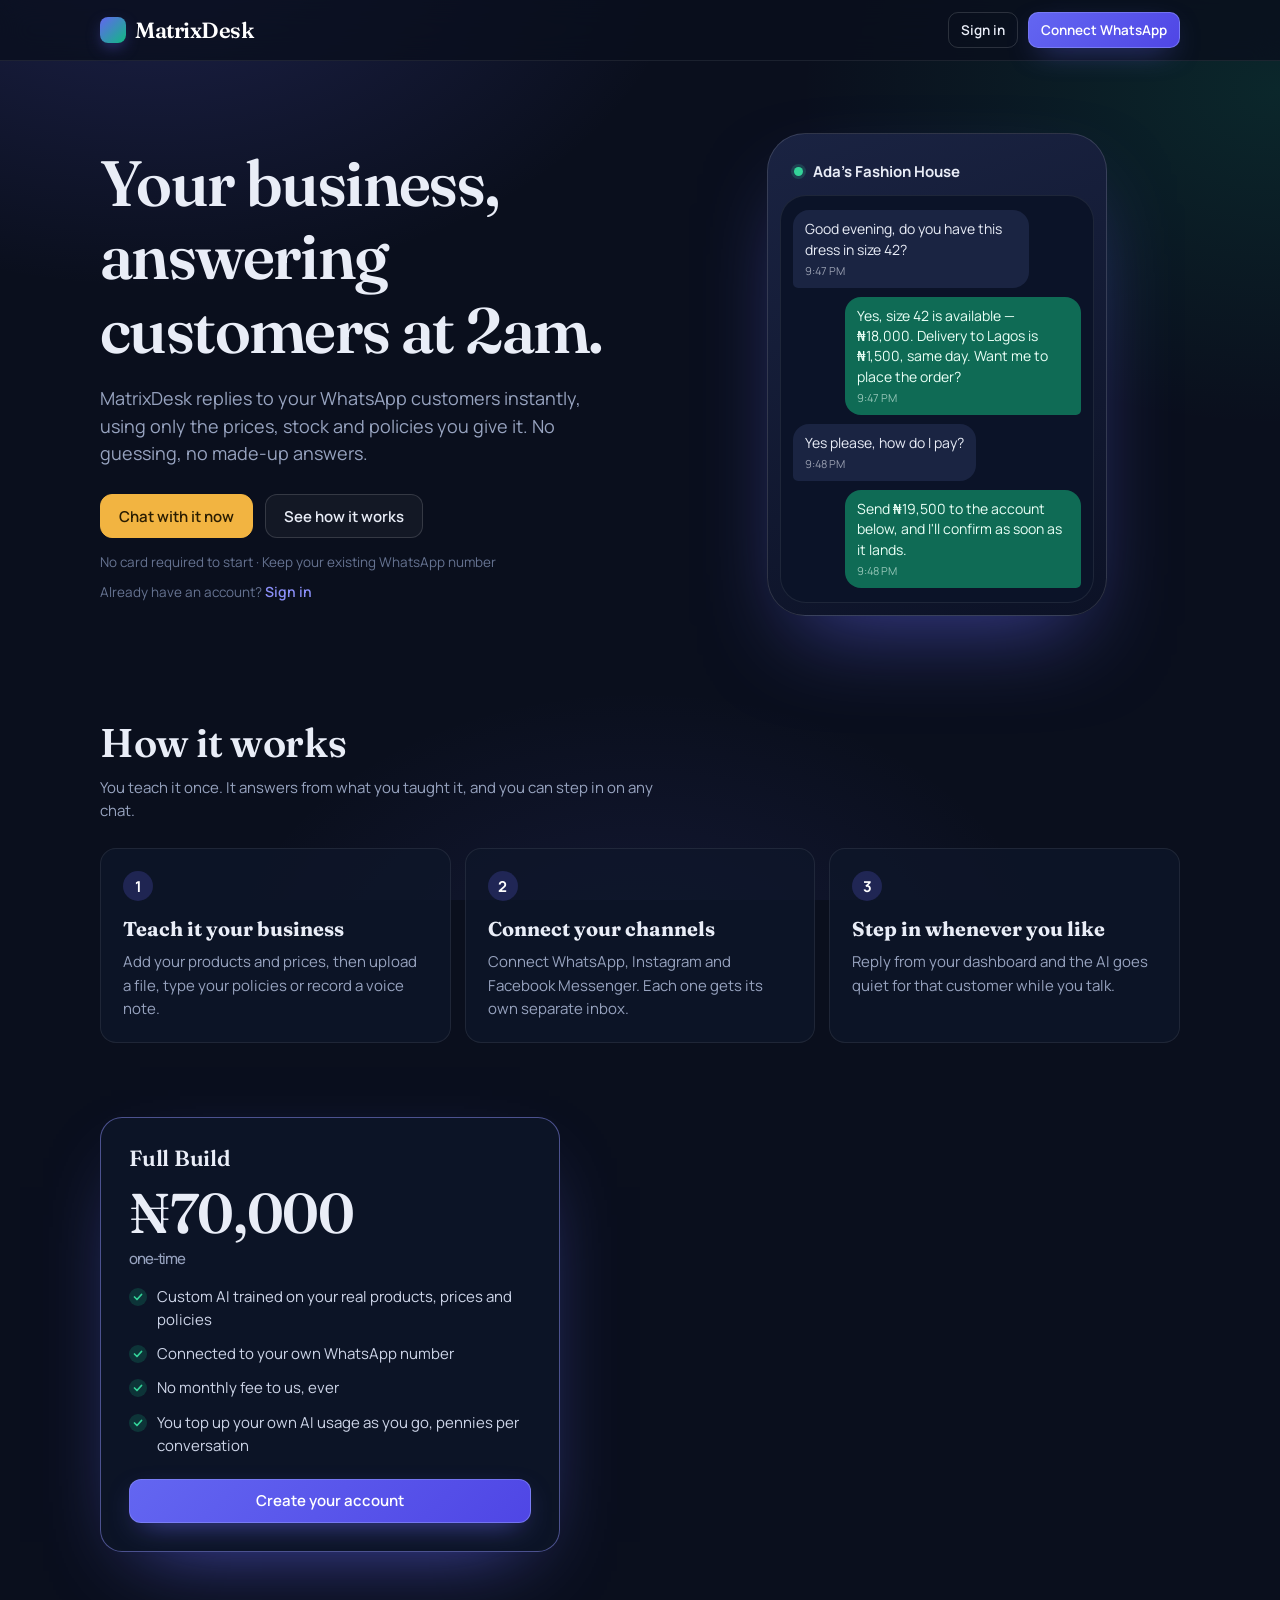
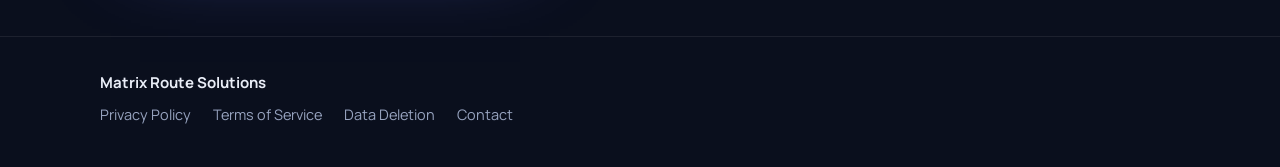
<file: index.html>
<!DOCTYPE html>
<html lang="en">
<head>
<meta charset="utf-8">
<meta name="facebook-domain-verification" content="4nfdcfg54kvpaseqf87teqm4fy8ehw" />
<meta name="viewport" content="width=device-width, initial-scale=1, viewport-fit=cover">
<meta name="theme-color" content="#0a0f1d">
<title>MatrixDesk</title>
<meta name="description" content="MatrixDesk answers your WhatsApp, Instagram and Messenger customers instantly, using only the prices, stock and policies you give it.">
<link rel="preconnect" href="https://fonts.googleapis.com">
<link rel="preconnect" href="https://fonts.gstatic.com" crossorigin>
<link href="https://fonts.googleapis.com/css2?family=Fraunces:opsz,wght@9..144,500;9..144,600&family=Manrope:wght@400;500;600;700&display=swap" rel="stylesheet">
<style>
:root{
  --bg:#0a0f1d; --bg2:#0e1527; --glass:rgba(15,23,42,.72); --glass2:rgba(22,31,54,.82);
  --line:rgba(255,255,255,.08); --line2:rgba(255,255,255,.14);
  --text:#e9edf7; --mute:#97a3bf; --dim:#667391;
  --indigo:#6366f1; --indigo2:#8b8ff8; --emerald:#10b981; --emerald2:#34d399;
  --amber:#f2b441; --rose:#fb7185; --blue:#60a5fa; --violet:#c084fc;
  --wa:#34d399; --ig:#c084fc; --fb:#60a5fa;
  --r:16px; --r2:12px; --r3:999px;
  --display:'Fraunces',Georgia,'Times New Roman',serif;
  --ui:'Manrope',system-ui,-apple-system,'Segoe UI',Roboto,Arial,sans-serif;
  --safe-b:env(safe-area-inset-bottom,0px);
}
*{box-sizing:border-box;margin:0;padding:0}
html{-webkit-text-size-adjust:100%;scroll-behavior:smooth}
body{font-family:var(--ui);font-size:15px;line-height:1.55;color:var(--text);background:var(--bg);min-height:100vh;min-height:100dvh;overflow-x:hidden;-webkit-font-smoothing:antialiased}
body::before{content:"";position:fixed;inset:0;z-index:-1;background:
  radial-gradient(900px 600px at 12% -8%,rgba(99,102,241,.22),transparent 60%),
  radial-gradient(800px 560px at 100% 10%,rgba(16,185,129,.14),transparent 60%),
  radial-gradient(700px 500px at 50% 110%,rgba(99,102,241,.12),transparent 60%),var(--bg)}
a{color:var(--indigo2);text-decoration:none}
a:hover{text-decoration:underline}
button,input,select,textarea{font:inherit;color:inherit}
button{cursor:pointer;background:none;border:0}
:focus-visible{outline:2px solid var(--indigo2);outline-offset:2px;border-radius:8px}
h1,h2,h3{font-family:var(--display);font-weight:600;letter-spacing:-.01em;line-height:1.15}
.hidden{display:none!important}
.sr{position:absolute;width:1px;height:1px;overflow:hidden;clip:rect(0 0 0 0)}
.muted{color:var(--mute)}.dim{color:var(--dim)}
.small{font-size:13px}.tiny{font-size:12px}
.row{display:flex;align-items:center;gap:10px}.row.wrap{flex-wrap:wrap}.between{justify-content:space-between}
.stack>*+*{margin-top:14px}
.grow{flex:1;min-width:0}
.ellipsis{white-space:nowrap;overflow:hidden;text-overflow:ellipsis}

/* ---------- surfaces ---------- */
.card{background:var(--glass);backdrop-filter:blur(12px);-webkit-backdrop-filter:blur(12px);border:1px solid var(--line);border-radius:var(--r);padding:20px}
.card.flat{padding:0;overflow:hidden}
.card h3{font-size:19px;margin-bottom:4px}
.card .sub{color:var(--mute);font-size:14px;margin-bottom:14px}
.card.accent{border-color:rgba(99,102,241,.35);box-shadow:0 0 0 1px rgba(99,102,241,.12),0 18px 50px -24px rgba(99,102,241,.5)}
.card.warn{border-color:rgba(242,180,65,.35);background:rgba(60,44,12,.35)}
.card.danger{border-color:rgba(251,113,133,.35)}
.grid{display:grid;gap:14px}
.grid.c2{grid-template-columns:repeat(2,minmax(0,1fr))}
.grid.c3{grid-template-columns:repeat(3,minmax(0,1fr))}
.grid.auto{grid-template-columns:repeat(auto-fill,minmax(230px,1fr))}
@media(max-width:720px){.grid.c2,.grid.c3{grid-template-columns:1fr}}

/* ---------- buttons, inputs ---------- */
.btn{display:inline-flex;align-items:center;justify-content:center;gap:8px;min-height:44px;padding:0 18px;border-radius:var(--r2);font-weight:600;font-size:15px;border:1px solid var(--line2);background:rgba(255,255,255,.04);transition:background .15s,transform .05s,border-color .15s;text-decoration:none!important;color:var(--text)}
.btn:hover{background:rgba(255,255,255,.08)}
.btn:active{transform:translateY(1px)}
.btn[disabled]{opacity:.5;cursor:not-allowed}
.btn.primary{background:linear-gradient(135deg,#6366f1,#4f46e5);border-color:rgba(139,143,248,.6);color:#fff;box-shadow:0 10px 30px -12px rgba(99,102,241,.8)}
.btn.primary:hover{background:linear-gradient(135deg,#7477f5,#5b52ec)}
.btn.good{background:linear-gradient(135deg,#10b981,#059669);border-color:rgba(52,211,153,.6);color:#04210f}
.btn.warn{background:var(--amber);border-color:var(--amber);color:#2a1d02}
.btn.ghost{background:transparent}
.btn.danger{color:var(--rose);border-color:rgba(251,113,133,.4)}
.btn.sm{min-height:36px;padding:0 12px;font-size:13.5px;border-radius:10px}
.btn.block{width:100%}
.spin{width:16px;height:16px;border-radius:50%;border:2px solid rgba(255,255,255,.25);border-top-color:#fff;animation:sp .7s linear infinite;display:inline-block}
@keyframes sp{to{transform:rotate(360deg)}}
label.f{display:block;font-size:13px;font-weight:600;color:var(--mute);margin-bottom:6px}
.inp,select.inp,textarea.inp{width:100%;min-height:46px;padding:11px 14px;border-radius:var(--r2);background:rgba(8,12,24,.65);border:1px solid var(--line2);color:var(--text);transition:border-color .15s,box-shadow .15s}
textarea.inp{min-height:110px;resize:vertical;line-height:1.5}
.inp::placeholder{color:var(--dim)}
.inp:focus{outline:none;border-color:var(--indigo2);box-shadow:0 0 0 3px rgba(99,102,241,.25)}
select.inp{appearance:none;background-image:linear-gradient(45deg,transparent 50%,var(--mute) 50%),linear-gradient(135deg,var(--mute) 50%,transparent 50%);background-position:calc(100% - 20px) 20px,calc(100% - 14px) 20px;background-size:6px 6px;background-repeat:no-repeat;padding-right:36px}
.field{margin-bottom:14px}
.hint{font-size:12.5px;color:var(--dim);margin-top:5px}
.err{color:var(--rose);font-size:13.5px;margin-top:8px}
.ok{color:var(--emerald2)}

.btn svg,.send svg,.back svg,.xbtn svg,.chip svg{width:19px;height:19px;flex:none}
.btn.sm svg{width:16px;height:16px}
.stats{grid-template-columns:repeat(auto-fit,minmax(150px,1fr))}
.stats .stat{padding:16px}
@media(max-width:520px){.stats .stat .v{font-size:26px}}

/* ---------- chips, badges ---------- */
.chip{display:inline-flex;align-items:center;gap:6px;min-height:32px;padding:0 12px;border-radius:var(--r3);border:1px solid var(--line2);background:rgba(255,255,255,.03);font-size:13px;font-weight:600;color:var(--mute);white-space:nowrap}
button.chip:hover{color:var(--text);background:rgba(255,255,255,.07)}
.chip.on{background:rgba(99,102,241,.2);border-color:rgba(139,143,248,.6);color:#fff}
.badge{display:inline-flex;align-items:center;gap:5px;padding:2px 9px;border-radius:var(--r3);font-size:12px;font-weight:700;border:1px solid var(--line2);color:var(--mute)}
.badge.g{color:var(--emerald2);border-color:rgba(52,211,153,.4);background:rgba(16,185,129,.1)}
.badge.a{color:var(--amber);border-color:rgba(242,180,65,.4);background:rgba(242,180,65,.08)}
.badge.r{color:var(--rose);border-color:rgba(251,113,133,.4);background:rgba(251,113,133,.08)}
.badge.i{color:var(--indigo2);border-color:rgba(139,143,248,.4);background:rgba(99,102,241,.1)}
.dot{width:9px;height:9px;border-radius:50%;background:var(--dim);display:inline-block;flex:none}
.dot.g{background:var(--emerald2);box-shadow:0 0 0 3px rgba(52,211,153,.18)}
.dot.a{background:var(--amber)}.dot.r{background:var(--rose)}
.ch-wa{color:var(--wa)}.ch-ig{color:var(--ig)}.ch-fb{color:var(--fb)}
.count{min-width:20px;height:20px;padding:0 6px;border-radius:var(--r3);background:var(--emerald);color:#04210f;font-size:12px;font-weight:800;display:inline-flex;align-items:center;justify-content:center}
.count.r{background:var(--rose);color:#2b0610}

/* ---------- toasts, modal ---------- */
#toasts{position:fixed;left:50%;transform:translateX(-50%);bottom:calc(88px + var(--safe-b));z-index:200;display:flex;flex-direction:column;gap:8px;width:min(92vw,420px);pointer-events:none}
@media(min-width:900px){#toasts{bottom:28px}}
.toast{pointer-events:auto;padding:12px 16px;border-radius:var(--r2);background:#131b31;border:1px solid var(--line2);box-shadow:0 14px 40px -10px rgba(0,0,0,.7);font-size:14px;animation:tin .22s ease-out}
.toast.good{border-color:rgba(52,211,153,.5)}.toast.bad{border-color:rgba(251,113,133,.55)}
@keyframes tin{from{opacity:0;transform:translateY(8px)}to{opacity:1;transform:none}}
.modal-back{position:fixed;inset:0;z-index:150;background:rgba(4,7,16,.72);backdrop-filter:blur(6px);-webkit-backdrop-filter:blur(6px);display:flex;align-items:flex-end;justify-content:center;padding:0}
@media(min-width:640px){.modal-back{align-items:center;padding:24px}}
.modal{width:100%;max-width:460px;max-height:92dvh;overflow:auto;background:var(--glass2);border:1px solid var(--line2);border-radius:22px 22px 0 0;padding:24px 22px calc(24px + var(--safe-b));box-shadow:0 30px 80px -20px rgba(0,0,0,.8)}
@media(min-width:640px){.modal{border-radius:22px}}
.modal.wide{max-width:620px}
.modal h3{font-size:22px;margin-bottom:6px}
.xbtn{position:absolute;right:14px;top:12px;width:36px;height:36px;border-radius:50%;color:var(--mute);font-size:22px}
.xbtn:hover{background:rgba(255,255,255,.08);color:var(--text)}
.modal{position:relative}

/* ---------- skeleton, empty ---------- */
.skel{border-radius:12px;background:linear-gradient(90deg,rgba(255,255,255,.04),rgba(255,255,255,.09),rgba(255,255,255,.04));background-size:200% 100%;animation:sk 1.3s infinite}
@keyframes sk{from{background-position:200% 0}to{background-position:-200% 0}}
.empty{text-align:center;padding:36px 18px;color:var(--mute)}
.empty h3{color:var(--text);font-size:19px;margin-bottom:6px}
.empty p{max-width:360px;margin:0 auto 16px;font-size:14.5px}
.center-screen{min-height:100dvh;display:flex;align-items:center;justify-content:center;padding:24px}
.center-screen .card{width:100%;max-width:460px;text-align:center;padding:30px 24px}
.center-screen h2{font-size:26px;margin:14px 0 8px}

/* ---------- brand ---------- */
.brand{font-family:var(--display);font-weight:600;font-size:22px;letter-spacing:-.02em;color:#fff;display:inline-flex;align-items:center;gap:9px}
.brand i{width:26px;height:26px;border-radius:8px;background:linear-gradient(135deg,#6366f1,#10b981);display:inline-block;box-shadow:0 6px 18px -6px rgba(99,102,241,.9)}

/* =========================================================
   GATE (public page)
   ========================================================= */
#gate{min-height:100dvh}
.g-head{position:sticky;top:0;z-index:30;background:rgba(10,15,29,.78);backdrop-filter:blur(14px);-webkit-backdrop-filter:blur(14px);border-bottom:1px solid var(--line)}
.g-head .in{max-width:1120px;margin:0 auto;padding:12px 20px;display:flex;align-items:center;justify-content:space-between;gap:12px}
.g-wrap{max-width:1120px;margin:0 auto;padding:0 20px}
.hero{padding:44px 0 30px;display:grid;gap:36px;align-items:center}
@media(min-width:900px){.hero{grid-template-columns:1.05fr .95fr;padding:72px 0 50px;gap:56px}}
.hero h1{font-size:clamp(38px,8vw,64px);letter-spacing:-.025em;margin-bottom:18px}
.hero p.lead{font-size:18px;color:var(--mute);max-width:520px}
.hero .cta{display:flex;gap:12px;flex-wrap:wrap;margin:26px 0 14px}
.hero .fine{color:var(--dim);font-size:13.5px}
.phone{width:min(100%,340px);margin:0 auto;border-radius:38px;padding:12px;background:linear-gradient(160deg,#1a2342,#0c1226);border:1px solid var(--line2);box-shadow:0 40px 90px -30px rgba(99,102,241,.55)}
.phone .top{display:flex;align-items:center;gap:10px;padding:14px 14px 12px;font-weight:700}
.phone .screen{background:#0b1328;border-radius:26px;padding:14px 12px;display:flex;flex-direction:column;gap:9px;min-height:360px;border:1px solid var(--line)}
.bub{max-width:82%;padding:9px 12px;border-radius:16px;font-size:14px;line-height:1.45}
.bub small{display:block;font-size:11px;opacity:.6;margin-top:3px}
.bub.in{background:#1a2442;align-self:flex-start;border-bottom-left-radius:5px}
.bub.out{background:#0f6b55;color:#eafff6;align-self:flex-end;border-bottom-right-radius:5px}
.sec{padding:54px 0}
.sec h2{font-size:clamp(28px,5vw,40px);margin-bottom:10px}
.sec .lede{color:var(--mute);max-width:560px;margin-bottom:26px}
.steps{display:grid;gap:14px}
@media(min-width:800px){.steps{grid-template-columns:repeat(3,1fr)}}
.step{padding:22px;border-radius:var(--r);border:1px solid var(--line);background:var(--glass)}
.step b{display:block;font-family:var(--display);font-size:20px;margin-bottom:6px}
.step span.n{display:inline-flex;width:30px;height:30px;border-radius:50%;align-items:center;justify-content:center;background:rgba(99,102,241,.22);color:#fff;font-weight:700;margin-bottom:12px}
.price{max-width:460px;border-radius:22px;padding:28px;border:1px solid rgba(139,143,248,.5);background:var(--glass);box-shadow:0 30px 80px -40px rgba(99,102,241,.8)}
.price h3{font-size:22px}
.price .amt{font-family:var(--display);font-size:56px;font-weight:600;letter-spacing:-.02em;line-height:1.1;margin:10px 0 16px}
.price .amt small{display:block;font-family:var(--ui);font-size:15px;line-height:1.3;color:var(--mute);font-weight:500;margin:6px 0 0}
.price ul{list-style:none;display:grid;gap:11px;margin-bottom:22px}
.price li{display:flex;gap:10px;color:#cdd5e8}
.price li::before{content:"";flex:none;width:18px;height:18px;margin-top:3px;border-radius:50%;background:rgba(16,185,129,.2) url("data:image/svg+xml,%3Csvg xmlns='http://www.w3.org/2000/svg' viewBox='0 0 24 24' fill='none' stroke='%2334d399' stroke-width='3.5' stroke-linecap='round' stroke-linejoin='round'%3E%3Cpath d='M5 12l5 5 9-10'/%3E%3C/svg%3E") center/12px no-repeat}
.g-foot{border-top:1px solid var(--line);margin-top:30px;padding:34px 0 calc(40px + var(--safe-b))}
.g-foot .name{font-weight:700;margin-bottom:10px}
.g-foot nav{display:flex;flex-wrap:wrap;gap:8px 22px}
.g-foot a{color:var(--mute);font-size:14.5px}
.g-foot a:hover{color:#fff}
.tabs{display:flex;background:rgba(8,12,24,.7);border:1px solid var(--line);border-radius:var(--r2);padding:4px;margin-bottom:18px}
.tabs button{flex:1;min-height:40px;border-radius:9px;font-weight:700;color:var(--mute)}
.tabs button.on{background:rgba(99,102,241,.28);color:#fff}
.pass{position:relative}
.pass button{position:absolute;right:8px;top:50%;transform:translateY(-50%);font-size:13px;font-weight:700;color:var(--mute);padding:6px 8px}
.or{display:flex;align-items:center;gap:12px;color:var(--dim);font-size:13px;margin:16px 0}
.or::before,.or::after{content:"";flex:1;height:1px;background:var(--line)}
.linkbtn{color:var(--indigo2);font-weight:600;font-size:14px}
.linkbtn:hover{text-decoration:underline}
.strong .linkbtn{font-weight:800;font-size:16px}
.strong{color:var(--text,#e8ecf8)}

/* legal pages (inside this file) */
.legal{max-width:720px;margin:0 auto;padding:40px 0 20px}
.legal h1{font-size:clamp(34px,7vw,50px);letter-spacing:-.02em;margin-bottom:8px}
.legal .upd{color:var(--dim);font-size:14.5px;margin-bottom:30px}
.legal h2{font-size:25px;margin:34px 0 10px}
.legal p{font-size:16.5px;line-height:1.75;color:#d3daea;margin-bottom:14px}
.legal a{color:var(--indigo2);text-decoration:underline;text-underline-offset:3px}
.legal .back{display:inline-flex;width:auto;height:auto;border-radius:0;color:var(--mute);margin-bottom:22px;font-size:14.5px;font-weight:600;text-decoration:none}
.legal .back:hover{background:none;color:#fff}

/* =========================================================
   DASHBOARD SHELL
   ========================================================= */
#dash{display:flex;min-height:100dvh}
.side{display:none;width:268px;flex:none;position:sticky;top:0;height:100dvh;overflow-y:auto;border-right:1px solid var(--line);background:rgba(9,13,26,.72);backdrop-filter:blur(14px);-webkit-backdrop-filter:blur(14px);padding:18px 14px;flex-direction:column}
@media(min-width:900px){.side{display:flex}}
.side .biz{padding:6px 10px 16px;border-bottom:1px solid var(--line);margin-bottom:12px}
.side .biz b{display:block;font-family:var(--display);font-size:20px;line-height:1.2;word-break:break-word}
.side .biz span{font-size:12.5px;color:var(--dim)}
.nav-g{margin:12px 0 4px;padding:0 12px;font-size:12px;font-weight:700;color:var(--dim)}
.nav a,.nav button.navb{display:flex;align-items:center;gap:12px;min-height:42px;padding:0 12px;border-radius:11px;color:var(--mute);font-weight:600;width:100%;text-align:left;text-decoration:none!important;font-size:14.5px}
.nav a:hover,.nav button.navb:hover{background:rgba(255,255,255,.05);color:var(--text)}
.nav a.on{background:rgba(99,102,241,.2);color:#fff;box-shadow:inset 3px 0 0 var(--indigo2)}
.nav svg{width:19px;height:19px;flex:none}
.nav .count{margin-left:auto}
.side .foot{margin-top:auto;padding:14px 10px 4px;border-top:1px solid var(--line);font-size:12.5px;color:var(--dim)}
.side .foot a{color:var(--dim)}
.mainwrap{flex:1;min-width:0;display:flex;flex-direction:column}
.topbar{position:sticky;top:0;z-index:40;display:flex;align-items:center;gap:12px;padding:10px 16px;background:rgba(10,15,29,.82);backdrop-filter:blur(14px);-webkit-backdrop-filter:blur(14px);border-bottom:1px solid var(--line)}
.topbar .t{font-family:var(--display);font-size:19px;font-weight:600;min-width:0}
.topbar .chipw{margin-left:auto}
.walletchip{display:inline-flex;align-items:center;gap:8px;min-height:36px;padding:0 13px;border-radius:var(--r3);border:1px solid rgba(52,211,153,.4);background:rgba(16,185,129,.1);font-weight:700;font-size:14px;color:var(--emerald2)}
.walletchip.low{border-color:rgba(251,113,133,.5);background:rgba(251,113,133,.1);color:var(--rose)}
.content{padding:20px 16px calc(96px + var(--safe-b));max-width:1100px;width:100%;margin:0 auto}
@media(min-width:900px){.content{padding:30px 32px 60px}.topbar{padding:12px 32px}}
.content.bleed{padding:0;max-width:none}
.pagehead{margin-bottom:20px}
.pagehead h1{font-size:30px}
.pagehead p{color:var(--mute);margin-top:4px;max-width:620px}
.bottomnav{position:fixed;left:0;right:0;bottom:0;z-index:60;display:grid;grid-template-columns:repeat(5,1fr);background:rgba(9,13,26,.92);backdrop-filter:blur(16px);-webkit-backdrop-filter:blur(16px);border-top:1px solid var(--line);padding:6px 4px calc(6px + var(--safe-b))}
@media(min-width:900px){.bottomnav{display:none}}
.bottomnav a,.bottomnav button{display:flex;flex-direction:column;align-items:center;gap:3px;padding:6px 2px;font-size:11.5px;font-weight:700;color:var(--dim);position:relative;text-decoration:none!important}
.bottomnav svg{width:22px;height:22px}
.bottomnav .on{color:#fff}
.bottomnav .count{position:absolute;top:0;left:calc(50% + 6px);min-width:18px;height:18px;font-size:11px}
.drawer-back{position:fixed;inset:0;z-index:90;background:rgba(4,7,16,.6)}
.drawer{position:fixed;top:0;bottom:0;left:0;z-index:100;width:min(86vw,320px);background:#0b1124;border-right:1px solid var(--line2);padding:18px 14px calc(18px + var(--safe-b));overflow-y:auto;display:flex;flex-direction:column;animation:dr .2s ease-out}
@keyframes dr{from{transform:translateX(-30px);opacity:0}to{transform:none;opacity:1}}
.banner{display:flex;gap:14px;align-items:center;justify-content:space-between;flex-wrap:wrap;margin-bottom:18px;padding:14px 16px;border-radius:var(--r);border:1px solid rgba(242,180,65,.4);background:rgba(60,44,12,.4)}
.banner b{display:block}

/* stats */
.stat{padding:18px}
.stat .k{font-size:13px;color:var(--mute);font-weight:600}
.stat .v{font-family:var(--display);font-size:32px;font-weight:600;margin-top:4px;letter-spacing:-.01em}
.stat .n{font-size:12.5px;color:var(--dim);margin-top:2px}
.bars{display:flex;align-items:flex-end;gap:3px;height:120px}
.bars i{flex:1;min-width:3px;border-radius:4px 4px 0 0;background:linear-gradient(180deg,var(--indigo2),rgba(99,102,241,.35));min-height:2px}
.pk{display:grid;grid-template-columns:repeat(auto-fill,minmax(150px,1fr));gap:12px}
.pk button{text-align:left;padding:16px;border-radius:var(--r);border:1px solid var(--line2);background:rgba(255,255,255,.03);transition:border-color .15s,background .15s}
.pk button:hover{border-color:var(--indigo2);background:rgba(99,102,241,.1)}
.pk b{font-family:var(--display);font-size:24px;display:block}
.pk span{font-size:13px;color:var(--mute)}
.list .it{display:flex;align-items:center;gap:12px;padding:14px 16px;border-top:1px solid var(--line)}
.list .it:first-child{border-top:0}
.ico{width:42px;height:42px;border-radius:12px;display:flex;align-items:center;justify-content:center;flex:none;background:rgba(255,255,255,.06)}
.ico svg{width:22px;height:22px}
.ico.wa{background:rgba(52,211,153,.14);color:var(--wa)}.ico.ig{background:rgba(192,132,252,.14);color:var(--ig)}.ico.fb{background:rgba(96,165,250,.14);color:var(--fb)}
.steps2{list-style:none;display:grid;gap:10px;margin-top:14px}
.steps2 li{display:flex;gap:12px;padding:12px 14px;border-radius:12px;border:1px solid var(--line);background:rgba(255,255,255,.02)}
.steps2 .m{flex:none;width:26px;height:26px;border-radius:50%;display:flex;align-items:center;justify-content:center;font-size:13px;font-weight:800;background:rgba(255,255,255,.08);color:var(--mute)}
.steps2 li.done .m{background:rgba(16,185,129,.25);color:var(--emerald2)}
.steps2 li.current{border-color:rgba(139,143,248,.6);background:rgba(99,102,241,.1)}
.steps2 li.current .m{background:var(--indigo);color:#fff}
.steps2 b{display:block;font-size:14.5px}.steps2 span{font-size:13.5px;color:var(--mute)}
details.fold{border:1px solid var(--line);border-radius:12px;padding:0 14px;margin-top:12px}
details.fold summary{cursor:pointer;min-height:44px;display:flex;align-items:center;font-weight:600;color:var(--mute);list-style:none}
details.fold summary::-webkit-details-marker{display:none}
details.fold[open]{padding-bottom:12px}
details.fold p{font-size:14px;color:var(--mute);margin-top:8px}

/* =========================================================
   INBOX
   ========================================================= */
.inbox{display:grid;height:calc(100dvh - 57px - 70px - var(--safe-b));min-height:420px}
@media(min-width:900px){.inbox{height:calc(100dvh - 61px);grid-template-columns:340px minmax(0,1fr)}}
@media(min-width:1280px){.inbox.cust{grid-template-columns:340px minmax(0,1fr) 300px}}
.ib-list,.ib-thread,.ib-cust{min-height:0;display:flex;flex-direction:column;border-right:1px solid var(--line)}
.ib-list{background:rgba(9,13,26,.5)}
.ib-head{padding:12px 14px;border-bottom:1px solid var(--line);display:flex;flex-direction:column;gap:10px}
.seg{display:flex;gap:6px;overflow-x:auto;scrollbar-width:none}
.seg::-webkit-scrollbar{display:none}
.scroll{flex:1;min-height:0;overflow-y:auto;-webkit-overflow-scrolling:touch}
.th{display:flex;gap:12px;padding:13px 14px;border-bottom:1px solid var(--line);cursor:pointer;width:100%;text-align:left;align-items:flex-start}
.th:hover{background:rgba(255,255,255,.04)}
.th.on{background:rgba(99,102,241,.16)}
.av{width:42px;height:42px;border-radius:50%;flex:none;display:flex;align-items:center;justify-content:center;font-weight:800;font-size:15px;background:rgba(255,255,255,.08)}
.av.wa{background:rgba(52,211,153,.18);color:var(--wa)}.av.ig{background:rgba(192,132,252,.18);color:var(--ig)}.av.fb{background:rgba(96,165,250,.18);color:var(--fb)}
.th .nm{font-weight:700;font-size:14.5px}
.th .pv{font-size:13.5px;color:var(--mute);display:-webkit-box;-webkit-line-clamp:2;-webkit-box-orient:vertical;overflow:hidden}
.th.unread .nm,.th.unread .pv{color:#fff}
.th .tm{font-size:12px;color:var(--dim);white-space:nowrap}
.ib-thread{background:rgba(8,12,24,.35)}
.ib-top{display:flex;align-items:center;gap:10px;padding:10px 14px;border-bottom:1px solid var(--line);background:rgba(9,13,26,.6)}
.back{width:40px;height:40px;border-radius:50%;display:flex;align-items:center;justify-content:center;color:var(--mute);flex:none}
.back:hover{background:rgba(255,255,255,.08);color:#fff}
@media(min-width:900px){.back.m{display:none}}
.msgs{flex:1;min-height:0;overflow-y:auto;padding:16px 14px;display:flex;flex-direction:column;gap:8px;-webkit-overflow-scrolling:touch}
.m-row{display:flex;flex-direction:column;max-width:84%}
.m-row.in{align-self:flex-start}.m-row.out{align-self:flex-end;align-items:flex-end}
.m-b{padding:9px 13px;border-radius:17px;font-size:14.5px;line-height:1.5;white-space:pre-wrap;word-break:break-word}
.m-row.in .m-b{background:#1a2442;border-bottom-left-radius:5px}
.m-row.out.ai .m-b{background:rgba(99,102,241,.3);border:1px solid rgba(139,143,248,.35);border-bottom-right-radius:5px}
.m-row.out.vendor .m-b{background:#0f6b55;color:#eafff6;border-bottom-right-radius:5px}
.m-meta{font-size:11.5px;color:var(--dim);margin-top:3px;padding:0 4px}
.dayline{align-self:center;font-size:12px;color:var(--dim);padding:3px 12px;border-radius:var(--r3);background:rgba(255,255,255,.05);margin:6px 0}
.composer{border-top:1px solid var(--line);padding:10px 12px calc(10px + 0px);background:rgba(9,13,26,.7)}
.composer .ta{display:flex;gap:8px;align-items:flex-end}
.composer textarea{flex:1;min-height:46px;max-height:140px;resize:none;padding:12px 14px;border-radius:14px;background:rgba(8,12,24,.7);border:1px solid var(--line2);line-height:1.4}
.composer textarea:focus{outline:none;border-color:var(--indigo2)}
.send{width:46px;height:46px;border-radius:14px;background:var(--indigo);color:#fff;display:flex;align-items:center;justify-content:center;flex:none}
.send[disabled]{opacity:.4}
.qr{display:flex;gap:8px;overflow-x:auto;padding-bottom:8px;scrollbar-width:none}
.qr::-webkit-scrollbar{display:none}
.notice{padding:9px 14px;font-size:13.5px;display:flex;gap:10px;align-items:center;justify-content:space-between;flex-wrap:wrap;border-bottom:1px solid var(--line)}
.notice.a{background:rgba(242,180,65,.1);color:var(--amber)}
.notice.g{background:rgba(16,185,129,.1);color:var(--emerald2)}
.notice.r{background:rgba(251,113,133,.1);color:var(--rose)}
.ib-cust{display:none;border-right:0;border-left:1px solid var(--line);background:rgba(9,13,26,.5);padding:16px;overflow-y:auto}
@media(min-width:1280px){.inbox.cust .ib-cust{display:flex}}
.pane-hide{display:none}
@media(min-width:900px){.pane-hide{display:flex}}
.sheet-cust{display:block}

/* tables / items */
.tbl{width:100%;border-collapse:collapse}
.tbl th{font-size:12.5px;text-align:left;color:var(--dim);font-weight:700;padding:10px 14px;border-bottom:1px solid var(--line)}
.tbl td{padding:12px 14px;border-bottom:1px solid var(--line);font-size:14px;vertical-align:middle}
.tbl tr:last-child td{border-bottom:0}
@media(max-width:720px){.tbl thead{display:none}.tbl,.tbl tbody,.tbl tr,.tbl td{display:block}.tbl tr{padding:12px 14px;border-bottom:1px solid var(--line)}.tbl td{border:0;padding:3px 0}.tbl td[data-l]::before{content:attr(data-l) ": ";color:var(--dim);font-size:12.5px}}
.drop{border:1.5px dashed var(--line2);border-radius:var(--r);padding:26px 18px;text-align:center;color:var(--mute);transition:border-color .15s,background .15s}
.drop.over{border-color:var(--indigo2);background:rgba(99,102,241,.1)}
.rec{display:inline-flex;align-items:center;gap:10px}
.pulse{width:12px;height:12px;border-radius:50%;background:var(--rose);animation:pl 1s infinite}
@keyframes pl{50%{opacity:.35;transform:scale(.8)}}
.toggle{position:relative;width:48px;height:28px;border-radius:var(--r3);background:rgba(255,255,255,.14);flex:none;transition:background .15s}
.toggle::after{content:"";position:absolute;top:3px;left:3px;width:22px;height:22px;border-radius:50%;background:#fff;transition:transform .15s}
.toggle.on{background:var(--emerald)}.toggle.on::after{transform:translateX(20px)}
@media(min-width:1280px){.cust-btn{display:none}}
@media(max-width:519px){.hide-sm{display:none!important}}
@media(prefers-reduced-motion:reduce){*{animation:none!important;transition:none!important;scroll-behavior:auto!important}}
.mdk-slow{opacity:0;animation:mdkslow .5s ease 8s forwards}
@keyframes mdkslow{to{opacity:1}}
</style>
</head>
<body>

<div id="boot" class="center-screen"><div class="card"><div class="brand" style="justify-content:center"><i></i>MatrixDesk</div><p class="muted" style="margin-top:14px">Loading…</p><p class="muted mdk-slow" style="margin-top:8px;font-size:13px">Still loading, please wait a little…</p></div></div>

<!-- ================= PUBLIC PAGE (gate) ================= -->
<div id="gate" class="hidden">
  <header class="g-head"><div class="in">
    <a class="brand" href="/" aria-label="MatrixDesk home"><i></i>MatrixDesk</a>
    <div class="row">
      <button class="btn ghost sm hide-sm" data-act="signin" id="g-signin-top">Sign in</button>
      <button class="btn primary sm" data-act="signup" id="g-connect-top">Connect WhatsApp</button>
    </div>
  </div></header>

  <main class="g-wrap" id="home-sections">
    <section class="hero">
      <div>
        <h1>Your business, answering customers at 2am.</h1>
        <p class="lead">MatrixDesk replies to your WhatsApp customers instantly, using only the prices, stock and policies you give it. No guessing, no made-up answers.</p>
        <div class="cta">
          <button class="btn warn" data-act="chat" id="g-chat">Chat with it now</button>
          <button class="btn" data-act="how">See how it works</button>
        </div>
        <p class="fine">No card required to start · Keep your existing WhatsApp number</p>
        <p class="fine" id="g-signin-line" style="margin-top:8px">Already have an account? <button class="linkbtn" data-act="signin">Sign in</button></p>
      </div>
      <div class="phone" aria-label="Example WhatsApp conversation">
        <div class="top"><span class="dot g"></span>Ada's Fashion House</div>
        <div class="screen">
          <div class="bub in">Good evening, do you have this dress in size 42?<small>9:47 PM</small></div>
          <div class="bub out">Yes, size 42 is available — ₦18,000. Delivery to Lagos is ₦1,500, same day. Want me to place the order?<small>9:47 PM</small></div>
          <div class="bub in">Yes please, how do I pay?<small>9:48 PM</small></div>
          <div class="bub out">Send ₦19,500 to the account below, and I'll confirm as soon as it lands.<small>9:48 PM</small></div>
        </div>
      </div>
    </section>

    <section class="sec" id="how">
      <h2>How it works</h2>
      <p class="lede">You teach it once. It answers from what you taught it, and you can step in on any chat.</p>
      <div class="steps">
        <div class="step"><span class="n">1</span><b>Teach it your business</b><p class="muted">Add your products and prices, then upload a file, type your policies or record a voice note.</p></div>
        <div class="step"><span class="n">2</span><b>Connect your channels</b><p class="muted">Connect WhatsApp, Instagram and Facebook Messenger. Each one gets its own separate inbox.</p></div>
        <div class="step"><span class="n">3</span><b>Step in whenever you like</b><p class="muted">Reply from your dashboard and the AI goes quiet for that customer while you talk.</p></div>
      </div>
    </section>

    <section class="sec" id="pricing" style="padding-top:20px">
      <div class="price">
        <h3>Full Build</h3>
        <div class="amt" id="g-price">₦70,000<small>one-time</small></div>
        <ul>
          <li>Custom AI trained on your real products, prices and policies</li>
          <li>Connected to your own WhatsApp number</li>
          <li>No monthly fee to us, ever</li>
          <li>You top up your own AI usage as you go, pennies per conversation</li>
        </ul>
        <button class="btn primary block" data-act="signup">Create your account</button>
      </div>
    </section>
  </main>

  <main class="g-wrap hidden" id="legal-view"></main>

  <footer class="g-foot"><div class="g-wrap">
    <div class="name">Matrix Route Solutions</div>
    <nav aria-label="Legal and contact">
      <a href="/privacy" data-legal="privacy">Privacy Policy</a>
      <a href="/terms" data-legal="terms">Terms of Service</a>
      <a href="/data-deletion" data-legal="data-deletion">Data Deletion</a>
      <a href="/contact" data-legal="contact">Contact</a>
    </nav>
  </div></footer>
</div>

<!-- ================= DASHBOARD (built by script) ================= -->
<div id="dash" class="hidden"></div>

<!-- ================= FULL-SCREEN STATES ================= -->
<div id="screen" class="hidden"></div>

<div id="overlay"></div>
<div id="toasts" aria-live="polite"></div>
<script>
(function(){
'use strict';

/* ============================================================
   SETTINGS you may change
   ============================================================ */
var API = 'https://matrixdesk-backend.onrender.com';   // your Render backend
var DEMO_CHAT_URL = '';  // paste your demo bot link here, e.g. https://wa.me/234XXXXXXXXXX . Left empty, "Chat with it now" opens sign up.

/* ============================================================
   Small helpers
   ============================================================ */
var $ = function(s, r){ return (r||document).querySelector(s); };
var $$ = function(s, r){ return Array.prototype.slice.call((r||document).querySelectorAll(s)); };
function esc(s){ return String(s==null?'':s).replace(/[&<>"']/g, function(c){ return {'&':'&amp;','<':'&lt;','>':'&gt;','"':'&quot;',"'":'&#39;'}[c]; }); }
function money(n){ n = Number(n||0); return '₦' + n.toLocaleString('en-NG', {maximumFractionDigits:2}); }
function num(n){ return Number(n||0).toLocaleString('en-NG'); }
function sleep(ms){ return new Promise(function(r){ setTimeout(r, ms); }); }
function initials(s){ s = String(s||'?').replace(/^(ig:|fb:)/,'').trim(); var p = s.split(/\s+/); return ((p[0]||'?')[0] + (p.length>1 ? p[1][0] : '')).toUpperCase(); }
function parseTs(t){ if(!t) return null; var d = new Date(t); return isNaN(d) ? null : d; }
function fmtTime(t){ var d = parseTs(t); return d ? d.toLocaleTimeString('en-NG', {hour:'numeric', minute:'2-digit'}) : ''; }
function fmtDay(t){ var d = parseTs(t); if(!d) return ''; var n = new Date(), y = new Date(Date.now()-864e5);
  if(d.toDateString()===n.toDateString()) return 'Today'; if(d.toDateString()===y.toDateString()) return 'Yesterday';
  return d.toLocaleDateString('en-NG', {day:'numeric', month:'short', year: d.getFullYear()===n.getFullYear()?undefined:'numeric'}); }
function ago(t){ var d = parseTs(t); if(!d) return ''; var s = Math.max(0, (Date.now()-d.getTime())/1000);
  if(s<60) return 'now'; if(s<3600) return Math.floor(s/60)+'m'; if(s<86400) return Math.floor(s/3600)+'h';
  if(s<172800) return 'Yesterday'; return d.toLocaleDateString('en-NG',{day:'numeric',month:'short'}); }
function hoursLeft(t){ var d = parseTs(t); return d ? (d.getTime()-Date.now())/3600000 : 0; }
function debounce(fn, ms){ var h; return function(){ var a = arguments, c = this; clearTimeout(h); h = setTimeout(function(){ fn.apply(c, a); }, ms); }; }

var CH = {
  whatsapp:  {key:'whatsapp',  short:'wa', name:'WhatsApp',  inbox:'WhatsApp inbox',  cls:'ch-wa'},
  instagram: {key:'instagram', short:'ig', name:'Instagram', inbox:'Instagram inbox', cls:'ch-ig'},
  facebook:  {key:'facebook',  short:'fb', name:'Messenger', inbox:'Messenger inbox', cls:'ch-fb'}
};
var CH_ORDER = ['whatsapp','instagram','facebook'];

var IC = {
  home:'<path d="M3 11l9-8 9 8"/><path d="M5 10v10h5v-6h4v6h5V10"/>',
  wallet:'<rect x="3" y="6" width="18" height="14" rx="3"/><path d="M3 10h18"/><circle cx="16.5" cy="14.5" r="1.2"/>',
  chat:'<path d="M21 12a8 8 0 0 1-11.6 7.1L4 20l1-4.6A8 8 0 1 1 21 12z"/>',
  whatsapp:'<path d="M20 12a8 8 0 0 1-11.9 7L4 20l1.1-4A8 8 0 1 1 20 12z"/><path d="M9 9.2c.2 2.6 2.6 5 5.5 5.6l1.2-1.4-1.9-.9-.8.7a4 4 0 0 1-1.9-1.9l.7-.8-.9-1.9z"/>',
  instagram:'<rect x="3.5" y="3.5" width="17" height="17" rx="5"/><circle cx="12" cy="12" r="4"/><circle cx="17" cy="7" r=".8"/>',
  facebook:'<path d="M12 3a9 9 0 0 0-6.4 15.3L4.5 21l3.1-1A9 9 0 1 0 12 3z"/><path d="M7.5 13.5l3.2-3.3 2.4 2.1 3.4-2.9-3.3 3.6-2.4-2z"/>',
  users:'<circle cx="9" cy="8" r="3.5"/><path d="M2.5 20c.6-3.6 3.2-5.5 6.5-5.5s5.9 1.9 6.5 5.5"/><path d="M16 4.7a3.5 3.5 0 0 1 0 6.6M18 14.8c2 .7 3.2 2.4 3.5 5.2"/>',
  box:'<path d="M3.5 7.5L12 3l8.5 4.5v9L12 21l-8.5-4.5z"/><path d="M3.5 7.5L12 12l8.5-4.5M12 12v9"/>',
  book:'<path d="M5 4h11a3 3 0 0 1 3 3v13H8a3 3 0 0 1-3-3z"/><path d="M5 17a3 3 0 0 1 3-3h11M9 8h6"/>',
  spark:'<path d="M12 3l1.8 5.2L19 10l-5.2 1.8L12 17l-1.8-5.2L5 10l5.2-1.8z"/><path d="M19 16l.7 1.8L21.5 18.5l-1.8.7L19 21l-.7-1.8-1.8-.7 1.8-.7z"/>',
  reply:'<path d="M9 8L4 12l5 4"/><path d="M4 12h9a7 7 0 0 1 7 7v1"/>',
  plug:'<path d="M9 3v5M15 3v5"/><path d="M6 8h12v3a6 6 0 0 1-12 0z"/><path d="M12 17v4"/>',
  bell:'<path d="M6 9a6 6 0 0 1 12 0c0 6 2.5 7 2.5 7h-17S6 15 6 9z"/><path d="M10 20a2 2 0 0 0 4 0"/>',
  menu:'<path d="M4 7h16M4 12h16M4 17h16"/>',
  logout:'<path d="M9 4H5v16h4"/><path d="M16 8l4 4-4 4M20 12H9"/>',
  send:'<path d="M4 12l16-8-6 17-3-7z"/><path d="M11 14l9-10"/>',
  mic:'<rect x="9" y="3" width="6" height="12" rx="3"/><path d="M5 11a7 7 0 0 0 14 0M12 18v3"/>',
  back:'<path d="M15 5l-7 7 7 7"/>',
  plus:'<path d="M12 5v14M5 12h14"/>',
  trash:'<path d="M4 7h16M9 7V4h6v3M6 7l1 13h10l1-13"/>',
  edit:'<path d="M4 20l1-4L16.5 4.5a2.1 2.1 0 0 1 3 3L8 19z"/>',
  dl:'<path d="M12 4v11M7 11l5 5 5-5M5 20h14"/>',
  file:'<path d="M6 3h8l5 5v13H6z"/><path d="M14 3v5h5"/>',
  check:'<path d="M5 12l5 5 9-10"/>',
  alert:'<path d="M12 4l9.5 16h-19z"/><path d="M12 10v4M12 17.2v.1"/>',
  info:'<circle cx="12" cy="12" r="9"/><path d="M12 11v5M12 8v.1"/>',
  user:'<circle cx="12" cy="8" r="4"/><path d="M4 21c.8-4.2 4-6 8-6s7.2 1.8 8 6"/>'
};
function ico(n, extra){ return '<svg viewBox="0 0 24 24" fill="none" stroke="currentColor" stroke-width="1.8" stroke-linecap="round" stroke-linejoin="round" aria-hidden="true"'+(extra||'')+'>'+(IC[n]||'')+'</svg>'; }

/* ============================================================
   App state
   ============================================================ */
var S = {
  cfg: null, cfgP: null, session: null, me: null, bill: null,
  timers: [], view: null, summary: {}, deferredReady: false
};
function addTimer(id){ S.timers.push(id); return id; }
function clearTimers(){ S.timers.forEach(function(t){ clearInterval(t); clearTimeout(t); }); S.timers = []; }

/* ============================================================
   Toasts and modal
   ============================================================ */
function toast(msg, kind){
  var el = document.createElement('div'); el.className = 'toast ' + (kind||''); el.textContent = msg;
  $('#toasts').appendChild(el);
  setTimeout(function(){ el.style.opacity = '0'; el.style.transition = 'opacity .3s'; setTimeout(function(){ el.remove(); }, 320); }, kind==='bad' ? 6500 : 3800);
}
var modalOpen = null;
function openModal(html, opts){
  opts = opts || {};
  closeModal();
  var back = document.createElement('div'); back.className = 'modal-back';
  back.innerHTML = '<div class="modal'+(opts.wide?' wide':'')+'" role="dialog" aria-modal="true"><button class="xbtn" aria-label="Close" data-close>×</button>'+html+'</div>';
  back.addEventListener('mousedown', function(e){ if(e.target===back && !opts.sticky) closeModal(); });
  back.addEventListener('click', function(e){ if(e.target.closest('[data-close]')) closeModal(); });
  $('#overlay').appendChild(back); modalOpen = back; document.body.style.overflow = 'hidden';
  var f = $('input,textarea,select', back); if(f && !opts.noFocus && window.innerWidth > 700) f.focus();
  return back.firstChild;
}
function closeModal(){ if(modalOpen){ modalOpen.remove(); modalOpen = null; } document.body.style.overflow = ''; }
document.addEventListener('keydown', function(e){ if(e.key==='Escape') closeModal(); });
function confirmBox(title, text, okLabel, danger){
  return new Promise(function(res){
    var m = openModal('<h3>'+esc(title)+'</h3><p class="muted" style="margin:6px 0 20px">'+esc(text)+'</p><div class="row" style="justify-content:flex-end"><button class="btn" data-no>Cancel</button><button class="btn '+(danger?'danger':'primary')+'" data-yes>'+esc(okLabel||'Confirm')+'</button></div>', {noFocus:true});
    m.addEventListener('click', function(e){ if(e.target.closest('[data-yes]')){ closeModal(); res(true); } else if(e.target.closest('[data-no],[data-close]')){ closeModal(); res(false); } });
  });
}
function busy(btn, on, label){
  if(!btn) return;
  if(on){ btn.dataset.old = btn.innerHTML; btn.disabled = true; btn.innerHTML = '<span class="spin"></span>' + (label ? ' ' + esc(label) : ''); }
  else { btn.disabled = false; if(btn.dataset.old != null){ btn.innerHTML = btn.dataset.old; delete btn.dataset.old; } }
}
async function withBusy(btn, label, fn){ busy(btn, true, label); try { return await fn(); } finally { busy(btn, false); } }

/* ============================================================
   Backend config (public values only)
   ============================================================ */
function getCfg(){
  if(S.cfg) return Promise.resolve(S.cfg);
  if(!S.cfgP){
    S.cfgP = (async function(){
      var last;
      for(var i=0;i<4;i++){
        try {
          var ctl = new AbortController(); var t = setTimeout(function(){ ctl.abort(); }, 12000);
          var r = await fetch(API + '/api/config/public', {signal: ctl.signal}); clearTimeout(t);
          if(r.ok){ S.cfg = await r.json(); return S.cfg; }
          last = new Error('config ' + r.status);
        } catch(e){ last = e; }
        await sleep(2500);
      }
      S.cfgP = null; throw last || new Error('config failed');
    })();
  }
  return S.cfgP;
}

/* ============================================================
   Sign-in session (direct calls to Supabase Auth, no extra library)
   ============================================================ */
var SKEY = 'mdk_session_v1';
function loadSession(){ try { var s = JSON.parse(localStorage.getItem(SKEY)||'null'); if(s && s.access_token && s.refresh_token) return s; } catch(e){} return null; }
function saveSession(s){ S.session = s; try { if(s){ localStorage.setItem(SKEY, JSON.stringify(s)); localStorage.setItem('mdk_known', '1'); } else localStorage.removeItem(SKEY); } catch(e){} }
async function sb(path, method, body, token){
  var cfg = await getCfg();
  if(!cfg.supabase_url || !cfg.supabase_anon_key) throw new Error('Sign in is not ready yet. Please try again in a moment.');
  var h = {'Content-Type':'application/json', 'apikey': cfg.supabase_anon_key};
  if(token) h.Authorization = 'Bearer ' + token;
  var r = await fetch(cfg.supabase_url.replace(/\/$/,'') + path, {method: method, headers: h, body: body ? JSON.stringify(body) : undefined});
  var d = null; try { d = await r.json(); } catch(e){}
  if(!r.ok){ var e2 = new Error((d && (d.error_description || d.msg || d.message)) || 'Request failed'); e2.status = r.status; e2.code = d && (d.error_code || d.code); throw e2; }
  return d;
}
function sessionFrom(d){ return {access_token:d.access_token, refresh_token:d.refresh_token, expires_at: Math.floor(Date.now()/1000) + (d.expires_in||3600)}; }
async function signIn(email, password){
  try { var d = await sb('/auth/v1/token?grant_type=password', 'POST', {email: email.trim(), password: password}); saveSession(sessionFrom(d)); return true; }
  catch(e){
    if(e.status===400 || e.status===401 || e.status===422) throw new Error('That email or password is not right. Please check and try again.');
    if(e.status===429) throw new Error('Too many tries. Please wait a few minutes and try again.');
    throw e;
  }
}
var refreshing = null;
async function getToken(){
  var s = S.session || loadSession(); if(!s) return null; S.session = s;
  if(s.expires_at - Math.floor(Date.now()/1000) > 60) return s.access_token;
  if(!refreshing){
    refreshing = (async function(){
      try { var d = await sb('/auth/v1/token?grant_type=refresh_token', 'POST', {refresh_token: s.refresh_token}); saveSession(sessionFrom(d)); return S.session.access_token; }
      catch(e){ if(e.status && e.status < 500){ saveSession(null); return null; } return s.access_token; }
      finally { refreshing = null; }
    })();
  }
  return refreshing;
}
function signOut(msg){
  saveSession(null); S.me = null; S.bill = null; clearTimers(); closeModal();
  try { localStorage.removeItem('mdk_push_on'); } catch(e){}
  if(msg) { try { sessionStorage.setItem('mdk_msg', msg); } catch(e){} }
  location.href = '/';
}

/* ============================================================
   Backend calls
   ============================================================ */
async function api(path, o){
  o = o || {}; var method = o.method || 'GET'; var headers = {};
  if(o.auth !== false){ var t = await getToken(); if(!t){ signOut('Please sign in again.'); throw new Error('Please sign in again.'); } headers.Authorization = 'Bearer ' + t; }
  var payload;
  if(o.form) payload = o.form; else if(o.body !== undefined){ headers['Content-Type'] = 'application/json'; payload = JSON.stringify(o.body); }
  var res, tries = 0;
  while(true){
    try {
      var ctl = new AbortController(); var timer = setTimeout(function(){ ctl.abort(); }, o.timeout || 60000);
      res = await fetch(API + path, {method: method, headers: headers, body: payload, signal: ctl.signal}); clearTimeout(timer); break;
    } catch(e){
      tries++; if(tries >= (o.retries || 2) || method !== 'GET'){ var ne = new Error('We could not reach the server. Check your internet and try again.'); ne.network = true; throw ne; }
      await sleep(1500);
    }
  }
  if(o.raw) return res;
  var data = null; try { data = await res.json(); } catch(e){}
  if(res.status === 401 && o.auth !== false){ signOut('Your session ended. Please sign in again.'); throw new Error('Please sign in again.'); }
  if(!res.ok){
    var msg = (data && data.error) || (res.status===429 ? 'Too many tries. Please wait a few minutes and try again.' : 'Something went wrong. Please try again.');
    var er = new Error(msg); er.status = res.status; er.data = data || {}; throw er;
  }
  return data;
}
function errText(e){ var t = (e && e.message) || 'Something went wrong. Please try again.'; if(e && e.data && e.data.next_step) t += ' ' + e.data.next_step; return t; }

/* expose to the other script blocks of this same file */
window.MDK = {API:API, DEMO_CHAT_URL:DEMO_CHAT_URL, $:$, $$:$$, esc:esc, money:money, num:num, sleep:sleep, initials:initials, parseTs:parseTs, fmtTime:fmtTime, fmtDay:fmtDay, ago:ago, hoursLeft:hoursLeft, debounce:debounce,
  CH:CH, CH_ORDER:CH_ORDER, ico:ico, S:S, addTimer:addTimer, clearTimers:clearTimers, toast:toast, openModal:openModal, closeModal:closeModal, confirmBox:confirmBox, busy:busy, withBusy:withBusy,
  getCfg:getCfg, sb:sb, signIn:signIn, getToken:getToken, signOut:signOut, saveSession:saveSession, loadSession:loadSession, api:api, errText:errText, views:{}};
})();
</script>
<script>
(function(){
'use strict';
var M = window.MDK, $ = M.$, esc = M.esc, S = M.S, api = M.api;

/* ---------- which top-level area is showing ---------- */
M.showOnly = function(id){
  ['boot','gate','dash','screen'].forEach(function(x){ var el = document.getElementById(x); if(el) el.classList.toggle('hidden', x !== id); });
  window.scrollTo(0, 0);
};
M.screenCard = function(html){
  $('#screen').innerHTML = '<div class="center-screen"><div class="card">' + html + '</div></div>';
  M.showOnly('screen');
};
function brandTop(){ return '<div class="brand" style="justify-content:center"><i></i>MatrixDesk</div>'; }
M.brandTop = brandTop;


/* ---------- the four public pages (privacy, terms, data deletion, contact) live inside this file ---------- */
var LEGAL = {
  'privacy': {title: 'Privacy Policy', html:
    '<h1>Privacy Policy</h1><p class="upd">Last updated: September 2026</p>' +
    '<p>MatrixDesk is operated by Matrix Route Solutions (&quot;we&quot;, &quot;us&quot;), based in Ilorin, Kwara State, Nigeria. This policy explains what information we collect when a business uses MatrixDesk, and when a business\'s customers message a MatrixDesk-powered WhatsApp number.</p>' +
    '<h2>What we collect</h2>' +
    '<p>From businesses that sign up: business name, contact email, phone number, and the product, pricing and policy information you provide to train your bot.</p>' +
    '<p>From end customers messaging a connected WhatsApp number: the phone number they message from, and the content of their messages, for the purpose of generating a reply and maintaining conversation history.</p>' +
    '<h2>How we use it</h2>' +
    '<p>Message content is sent to our AI provider (OpenRouter, with Anthropic as a backup) solely to generate a reply, and to our knowledge-retrieval provider (Voyage AI) to find relevant business information. We use Resend to send email alerts to businesses. We do not sell customer data, and we do not use it for advertising.</p>' +
    '<h2>Where it\'s stored</h2>' +
    '<p>Conversation and business data is stored using Supabase, a hosted database provider, and our service is hosted on Render. Access is restricted to the business that owns that data and to Matrix Route Solutions for the purpose of operating the service.</p>' +
    '<h2>Data retention</h2>' +
    '<p>Conversation history is retained to provide continuity in support conversations. A business can request deletion of their data at any time &mdash; see our <a href="/data-deletion" data-legal="data-deletion">Data Deletion</a> page.</p>' +
    '<h2>Contact</h2>' +
    '<p>Questions about this policy can be sent to the address on our <a href="/contact" data-legal="contact">Contact</a> page.</p>'},
  'terms': {title: 'Terms of Service', html:
    '<h1>Terms of Service</h1>' +
    '<p>By using Matrixdeskng.com.ng, you agree to our terms. Our service provides AI support for vendors. Paid plans are via Flutterwave and non-refundable. You own your business data. Do not use for spam or illegal acts. We may suspend accounts that break rules.</p>'},
  'data-deletion': {title: 'Data Deletion', html:
    '<h1>Data Deletion</h1>' +
    '<p>To delete your data: send a WhatsApp message to <a href="https://wa.me/2348119578049">08119578049</a>, or email <a href="mailto:support@matrixdeskng.com.ng">support@matrixdeskng.com.ng</a>, with the words DELETE MY DATA. Or delete your account in Settings. If you used Facebook Login, remove MatrixdeskNG from Facebook &gt; Settings &gt; Business Integrations. We will delete all your data within 7 days.</p>'},
  'contact': {title: 'Contact', html:
    '<h1>Contact</h1>' +
    '<p>Email: <a href="mailto:support@matrixdeskng.com.ng">support@matrixdeskng.com.ng</a><br>Privacy: <a href="mailto:privacy@matrixdeskng.com.ng">privacy@matrixdeskng.com.ng</a></p>' +
    '<p>We reply within 48 hour</p>'}
};
var forced;   // set only when the browser refuses to change the address (for example inside the Claude app preview)
function legalKey(){
  if(typeof forced === 'string') return LEGAL[forced] ? forced : null;
  var p = location.pathname.replace(/\/index\.html$/, '/').replace(/\.html$/, '').replace(/\/+$/, '');
  var k = p.replace(/^\//, '');
  return LEGAL[k] ? k : null;
}
M.gateRoute = function(){
  var k = legalKey(), home = $('#home-sections'), lv = $('#legal-view');
  if(k){
    lv.innerHTML = '<article class="legal"><a class="back" href="/" data-home>&larr; Back to MatrixDesk</a>' + LEGAL[k].html + '</article>';
    home.classList.add('hidden'); lv.classList.remove('hidden');
    document.title = LEGAL[k].title + ' | MatrixDesk';
  } else {
    lv.classList.add('hidden'); lv.innerHTML = ''; home.classList.remove('hidden');
    document.title = 'MatrixDesk';
  }
  window.scrollTo(0, 0);
};
document.addEventListener('click', function(e){
  var g = $('#gate'); if(!g || g.classList.contains('hidden')) return;
  if(e.metaKey || e.ctrlKey || e.shiftKey || e.button === 1) return;
  var a = e.target.closest('a[data-legal], a[data-home], a.brand');
  if(!a) return;
  var key = a.dataset.legal || '', to = key ? '/' + key : '/';
  e.preventDefault();
  try { history.pushState(null, '', to); forced = undefined; }
  catch(x){ forced = key; }   // address cannot change here, so still show the page
  M.gateRoute();
});
window.addEventListener('popstate', function(){ forced = undefined; var g = $('#gate'); if(g && !g.classList.contains('hidden')) M.gateRoute(); });

/* ---------- public page ---------- */
M.gateInit = function(){
  M.showOnly('gate'); M.gateRoute();
  var logged = !!(S.session || M.loadSession());
  if(logged){
    var b = $('#g-connect-top'); b.textContent = 'Open dashboard'; b.dataset.act = 'dash';
    var s = $('#g-signin-top'); if(s) s.classList.add('hidden');
  } else {
    var known = false; try { known = localStorage.getItem('mdk_known') === '1'; } catch(e){}
    if(known){
      var b2 = $('#g-connect-top'); b2.textContent = 'Sign in'; b2.dataset.act = 'signin';
      var s2 = $('#g-signin-top'); if(s2) s2.classList.add('hidden');
      var hl = $('#g-signin-line'); if(hl) hl.classList.add('strong');
    }
  }
  var note = null; try { note = sessionStorage.getItem('mdk_msg'); sessionStorage.removeItem('mdk_msg'); } catch(e){}
  if(note) M.toast(note);
  // price from the backend (never blocks the page)
  api('/api/prepay/info', {auth:false}).then(function(d){
    if(d && d.total_fee_ngn){ $('#g-price').innerHTML = M.money(d.total_fee_ngn) + '<small>one-time</small>'; S.prepay = d; }
  }).catch(function(){});
  var q = new URLSearchParams(location.search);
  if(q.get('auth') === 'signup') openAuth('signup'); else if(q.get('auth') === 'signin') openAuth('signin');
};

document.addEventListener('click', function(e){
  var a = e.target.closest('[data-act]'); if(!a || !$('#gate') || $('#gate').classList.contains('hidden')) return;
  var act = a.dataset.act;
  if(act === 'signin') openAuth('signin');
  else if(act === 'signup') openAuth('signup');
  else if(act === 'prepay') openPrepay();
  else if(act === 'dash') location.href = '/dashboard';
  else if(act === 'chat'){ if(M.DEMO_CHAT_URL) window.open(M.DEMO_CHAT_URL, '_blank', 'noopener'); else openAuth('signup'); }
  else if(act === 'how'){ var h = $('#how'); if(h) h.scrollIntoView({behavior:'smooth', block:'start'}); }
});

/* ---------- sign in / create account / forgot password ---------- */
function passField(id, ph, auto){
  return '<div class="pass"><input class="inp" id="'+id+'" type="password" placeholder="'+ph+'" autocomplete="'+auto+'" required><button type="button" data-show="'+id+'">Show</button></div>';
}
function authShell(tab){
  return '<div style="text-align:center;margin-bottom:16px">'+brandTop()+'</div>' +
    '<div class="tabs" role="tablist"><button role="tab" data-tab="signin" class="'+(tab==='signin'?'on':'')+'">Sign in</button><button role="tab" data-tab="signup" class="'+(tab==='signup'?'on':'')+'">Create account</button></div><div id="auth-body"></div>';
}
function signinForm(){
  return '<form id="f-signin" novalidate>' +
    '<div class="field"><label class="f" for="si-email">Email</label><input class="inp" id="si-email" type="email" inputmode="email" autocomplete="email" placeholder="you@business.com" required></div>' +
    '<div class="field"><label class="f" for="si-pass">Password</label>'+passField('si-pass','Your password','current-password')+'</div>' +
    '<div class="err hidden" id="si-err" role="alert"></div>' +
    '<button class="btn primary block" type="submit" style="margin-top:6px">Sign in</button>' +
    '<p style="text-align:center;margin-top:14px"><button type="button" class="linkbtn" data-forgot>Forgot your password?</button></p></form>';
}
function signupForm(){
  return '<form id="f-signup" novalidate>' +
    '<div class="field"><label class="f" for="su-biz">Business name</label><input class="inp" id="su-biz" autocomplete="organization" placeholder="e.g. Ada\'s Fashion House" required maxlength="120"></div>' +
    '<div class="field"><label class="f" for="su-name">Your full name</label><input class="inp" id="su-name" autocomplete="name" placeholder="Your name" required maxlength="120"></div>' +
    '<div class="field"><label class="f" for="su-email">Email</label><input class="inp" id="su-email" type="email" inputmode="email" autocomplete="email" placeholder="you@business.com" required></div>' +
    '<div class="field"><label class="f" for="su-phone">WhatsApp number</label><input class="inp" id="su-phone" type="tel" inputmode="tel" autocomplete="tel" placeholder="e.g. 0803 123 4567" required></div>' +
    '<div class="field"><label class="f" for="su-pass">Password</label>'+passField('su-pass','At least 8 characters','new-password')+'</div>' +
    '<div class="err hidden" id="su-err" role="alert"></div>' +
    '<button class="btn primary block" type="submit" style="margin-top:6px">Create my account</button>' +
    '<p class="hint" style="text-align:center;margin-top:12px">By continuing you agree to our <a href="/terms.html">Terms</a> and <a href="/privacy.html">Privacy Policy</a>.</p>' +
    '</form>';
}
function openAuth(tab){
  var m = M.openModal(authShell(tab));
  var body = $('#auth-body', m);
  function render(t){
    $$tabs(m).forEach(function(b){ b.classList.toggle('on', b.dataset.tab === t); });
    body.innerHTML = t === 'signin' ? signinForm() : signupForm();
    var f = $('input', body); if(f && window.innerWidth > 700) f.focus();
  }
  function $$tabs(root){ return Array.prototype.slice.call(root.querySelectorAll('[data-tab]')); }
  render(tab);
  m.addEventListener('click', function(e){
    var t = e.target.closest('[data-tab]'); if(t){ render(t.dataset.tab); return; }
    var sh = e.target.closest('[data-show]'); if(sh){ var inp = document.getElementById(sh.dataset.show); inp.type = inp.type === 'password' ? 'text' : 'password'; sh.textContent = inp.type === 'password' ? 'Show' : 'Hide'; return; }
    if(e.target.closest('[data-forgot]')){ forgot(m); return; }
    if(e.target.closest('[data-prepay]')){ openPrepay(); return; }
  });
  m.addEventListener('submit', async function(e){
    e.preventDefault();
    if(e.target.id === 'f-signin') doSignin(e.target);
    else if(e.target.id === 'f-signup') doSignup(e.target, m);
  });
}
M.openAuth = openAuth;

function showErr(id, msg){ var el = document.getElementById(id); if(!el) return; el.textContent = msg || ''; el.classList.toggle('hidden', !msg); }
async function doSignin(form){
  var email = $('#si-email').value.trim(), pass = $('#si-pass').value;
  showErr('si-err', '');
  if(!email || email.indexOf('@') < 0){ showErr('si-err', 'Please enter your email address.'); return; }
  if(!pass){ showErr('si-err', 'Please enter your password.'); return; }
  var btn = $('button[type=submit]', form);
  try { await M.withBusy(btn, 'Signing in', function(){ return M.signIn(email, pass); }); var after = null; try { after = sessionStorage.getItem('mdk_after'); sessionStorage.removeItem('mdk_after'); } catch(x){} location.href = after || '/dashboard'; }
  catch(e){ showErr('si-err', e.message); }
}
async function doSignup(form, modal){
  var biz = $('#su-biz').value.trim(), name = $('#su-name').value.trim(), email = $('#su-email').value.trim(), phone = $('#su-phone').value.trim(), pass = $('#su-pass').value;
  showErr('su-err', '');
  if(!biz){ showErr('su-err', 'Please enter your business name.'); return; }
  if(!name){ showErr('su-err', 'Please enter your full name.'); return; }
  if(!email || email.indexOf('@') < 0){ showErr('su-err', 'Please enter a valid email address.'); return; }
  if(phone.replace(/\D/g,'').length < 10){ showErr('su-err', 'Please enter your WhatsApp number, for example 0803 123 4567.'); return; }
  if(pass.length < 8){ showErr('su-err', 'Your password needs at least 8 characters.'); return; }
  var btn = $('button[type=submit]', form), res;
  try {
    res = await M.withBusy(btn, 'Creating your account', function(){
      return api('/api/register', {method:'POST', auth:false, body:{business_name:biz, owner_full_name:name, email:email, password:pass, phone:phone, admin_whatsapp:phone}});
    });
  } catch(e){ showErr('su-err', M.errText(e)); return; }
  try { await M.signIn(email, pass); } catch(e){ /* they can sign in manually */ }
  var link = res.payment_link, fee = res.fee || {};
  var due = res.amount || fee.balance_left_ngn || 0;
  var title = res.status === 'active' ? 'Your account is ready' : 'Account created';
  var html = '<div style="text-align:center"><div class="ico ok" style="margin:0 auto 12px;background:rgba(16,185,129,.18);color:var(--emerald2);width:54px;height:54px;border-radius:50%;display:flex;align-items:center;justify-content:center">'+M.ico('check')+'</div>' +
    '<h3>'+esc(title)+'</h3><p class="muted" style="margin:8px 0 20px">'+esc(res.message || '')+'</p>';
  if(link && res.status !== 'active') html += '<a class="btn warn block" href="'+esc(link)+'">Pay '+M.money(due)+' now</a><p style="margin:12px 0 0"><a class="linkbtn" href="/dashboard">Go to my dashboard first</a></p>';
  else html += '<a class="btn primary block" href="/dashboard">Open my dashboard</a>';
  html += '</div>';
  M.openModal(html, {sticky:true, noFocus:true});
}
function forgot(m){
  var body = $('#auth-body', m);
  body.innerHTML = '<form id="f-forgot" novalidate><p class="muted" style="margin-bottom:14px">Enter your email and we will send you a link to choose a new password.</p>' +
    '<div class="field"><label class="f" for="fp-email">Email</label><input class="inp" id="fp-email" type="email" inputmode="email" autocomplete="email" placeholder="you@business.com" required></div>' +
    '<div class="err hidden" id="fp-err" role="alert"></div><button class="btn primary block" type="submit">Send reset link</button>' +
    '<p style="text-align:center;margin-top:14px"><button type="button" class="linkbtn" data-tab="signin">Back to sign in</button></p></form>';
  $('#fp-email', body).focus();
  $('#f-forgot', body).addEventListener('submit', async function(e){
    e.preventDefault(); var email = $('#fp-email').value.trim(); showErr('fp-err', '');
    if(!email || email.indexOf('@') < 0){ showErr('fp-err', 'Please enter your email address.'); return; }
    var btn = $('button[type=submit]', e.target);
    try { await M.withBusy(btn, 'Sending', function(){ return M.sb('/auth/v1/recover?redirect_to=' + encodeURIComponent(location.origin + '/'), 'POST', {email: email}); }); }
    catch(er){ if(er.status === 429){ showErr('fp-err', 'Please wait a minute before asking for another link.'); return; } }
    body.innerHTML = '<div style="text-align:center;padding:10px 0"><h3>Check your email</h3><p class="muted" style="margin:8px 0 18px">If there is an account for that email, we have sent a link to choose a new password. It can take a minute to arrive. Check your spam folder too.</p><button class="btn block" data-tab="signin">Back to sign in</button></div>';
  });
}

/* ---------- part payment before registering ---------- */
async function openPrepay(){
  var info = S.prepay;
  if(!info){ try { info = S.prepay = await api('/api/prepay/info', {auth:false}); } catch(e){ M.toast(M.errText(e), 'bad'); return; } }
  var m = M.openModal('<h3>Pay part of the fee first</h3><p class="muted" style="margin:6px 0 16px">Pay ' + M.money(info.part_payment_ngn) + ' now and the remaining ' + M.money(info.balance_after_part_ngn) + ' later. After paying, create your account with <b>the same phone number</b> and your payment is linked to it. You can add products and train your AI straight away.</p>' +
    '<form id="f-prepay" novalidate><div class="field"><label class="f" for="pp-name">Your name</label><input class="inp" id="pp-name" autocomplete="name" placeholder="Your name"></div>' +
    '<div class="field"><label class="f" for="pp-phone">WhatsApp number</label><input class="inp" id="pp-phone" type="tel" inputmode="tel" autocomplete="tel" placeholder="e.g. 0803 123 4567" required></div>' +
    '<div class="field"><label class="f" for="pp-email">Email</label><input class="inp" id="pp-email" type="email" inputmode="email" autocomplete="email" placeholder="you@business.com" required></div>' +
    '<div class="err hidden" id="pp-err" role="alert"></div><button class="btn warn block" type="submit">Pay ' + M.money(info.part_payment_ngn) + ' now</button></form>');
  $('#f-prepay', m).addEventListener('submit', async function(e){
    e.preventDefault(); showErr('pp-err', '');
    var name = $('#pp-name').value.trim(), phone = $('#pp-phone').value.trim(), email = $('#pp-email').value.trim();
    if(phone.replace(/\D/g,'').length < 10){ showErr('pp-err', 'Please enter your WhatsApp number.'); return; }
    if(!email || email.indexOf('@') < 0){ showErr('pp-err', 'Please enter a valid email address.'); return; }
    try {
      var d = await M.withBusy($('button[type=submit]', e.target), 'Opening payment', function(){ return api('/api/prepay/initiate', {method:'POST', auth:false, body:{name:name, phone:phone, email:email}}); });
      location.href = d.payment_link;
    } catch(er){ showErr('pp-err', M.errText(er)); }
  });
}
M.openPrepay = openPrepay;

/* ---------- payment return pages ---------- */
function qp(){ return new URLSearchParams(location.search); }
M.screens = {};
M.screens.prepayVerify = async function(){
  var q = qp(), ref = q.get('tx_ref') || '';
  M.screenCard(brandTop() + '<h2>Confirming your payment</h2><p class="muted">Please wait a moment. This page updates by itself.</p><div style="margin-top:22px"><span class="spin" style="width:28px;height:28px;border-width:3px"></span></div>');
  if(q.get('status') === 'cancelled'){
    M.screenCard(brandTop() + '<h2>Payment cancelled</h2><p class="muted" style="margin:6px 0 20px">No money was taken. You can try again whenever you are ready.</p><a class="btn primary block" href="/?auth=signup">Back to MatrixDesk</a>'); return;
  }
  if(!ref){ M.screenCard(brandTop() + '<h2>We could not find that payment</h2><p class="muted" style="margin:6px 0 20px">Open this page from the payment link we sent you, or start again.</p><a class="btn primary block" href="/">Back to MatrixDesk</a>'); return; }
  for(var i = 0; i < 14; i++){
    try {
      var d = await api('/api/prepay/verify?tx_ref=' + encodeURIComponent(ref), {auth:false});
      if(d.status === 'received'){
        M.screenCard(brandTop() + '<h2>Part payment received</h2><p class="muted" style="margin:8px 0 6px">We received ' + M.money(d.amount_paid_ngn) + '. The remaining ' + M.money(d.balance_left_ngn) + ' is paid after you create your account.</p><p class="muted" style="margin-bottom:20px">Create your account with <b>the same phone number</b> you paid with.</p><a class="btn primary block" href="/?auth=signup">Create my account</a>'); return;
      }
      if(d.status === 'failed'){
        M.screenCard(brandTop() + '<h2>Payment did not go through</h2><p class="muted" style="margin:8px 0 20px">No money was taken. Please try again.</p><a class="btn primary block" href="/">Back to MatrixDesk</a>'); return;
      }
    } catch(e){ if(e.status === 400 || e.status === 404){ M.screenCard(brandTop() + '<h2>We could not find that payment</h2><p class="muted" style="margin:8px 0 20px">'+esc(e.message)+'</p><a class="btn primary block" href="/">Back to MatrixDesk</a>'); return; } }
    await M.sleep(2500);
  }
  M.screenCard(brandTop() + '<h2>Still confirming</h2><p class="muted" style="margin:8px 0 20px">Your bank is taking a little longer. If you were charged, your payment will be linked automatically. Check again in a few minutes.</p><button class="btn primary block" onclick="location.reload()">Check again</button>');
};

M.screens.billingVerify = async function(){
  var q = qp(), ref = q.get('tx_ref') || '';
  if(!(S.session || M.loadSession())){
    try { sessionStorage.setItem('mdk_after', location.pathname + location.search); } catch(e){}
    M.gateInit(); M.openAuth('signin'); M.toast('Sign in to see your payment.'); return;
  }
  M.screenCard(brandTop() + '<h2>Confirming your payment</h2><p class="muted">Please wait a moment. This page updates by itself.</p><div style="margin-top:22px"><span class="spin" style="width:28px;height:28px;border-width:3px"></span></div>');
  if(q.get('status') === 'cancelled'){
    M.screenCard(brandTop() + '<h2>Payment cancelled</h2><p class="muted" style="margin:6px 0 20px">No money was taken.</p><a class="btn primary block" href="/dashboard">Back to my dashboard</a>'); return;
  }
  if(!ref){ location.replace('/dashboard'); return; }
  for(var i = 0; i < 14; i++){
    try {
      var d = await api('/api/billing/verify?tx_ref=' + encodeURIComponent(ref));
      if(d.status === 'successful'){
        var what = d.kind === 'topup' ? 'Your AI credit has been added to your wallet.' : (d.account_status === 'active' ? 'Your account is fully active. You can now connect your channels.' : 'Your payment has been added to your account.');
        M.screenCard(brandTop() + '<h2>Payment received</h2><p class="muted" style="margin:8px 0 20px">' + esc(what) + '</p><a class="btn primary block" href="/dashboard">Open my dashboard</a>'); return;
      }
      if(d.status === 'needs_refund'){
        M.screenCard(brandTop() + '<h2>We need to look at this payment</h2><p class="muted" style="margin:8px 0 20px">We received your money but could not apply it to your account. Please contact us and we will sort it out quickly.</p><a class="btn primary block" href="/contact.html">Contact us</a>'); return;
      }
    } catch(e){ if(e.status === 404){ M.screenCard(brandTop() + '<h2>We could not find that payment</h2><p class="muted" style="margin:8px 0 20px">Go back to your dashboard and check your wallet.</p><a class="btn primary block" href="/dashboard">Open my dashboard</a>'); return; } }
    await M.sleep(2500);
  }
  M.screenCard(brandTop() + '<h2>Still confirming</h2><p class="muted" style="margin:8px 0 20px">Your bank is taking a little longer. Your dashboard will update once the payment lands.</p><div class="row wrap" style="justify-content:center"><button class="btn" onclick="location.reload()">Check again</button><a class="btn primary" href="/dashboard">Open my dashboard</a></div>');
};

/* ---------- choose a new password (opened from the email link) ---------- */
M.screens.recovery = function(hash){
  var p = new URLSearchParams(hash.replace(/^#/, '')), tok = p.get('access_token');
  M.screenCard(brandTop() + '<h2>Choose a new password</h2><form id="f-newpass" novalidate style="text-align:left;margin-top:18px"><div class="field"><label class="f" for="np1">New password</label><div class="pass"><input class="inp" id="np1" type="password" autocomplete="new-password" placeholder="At least 8 characters"><button type="button" data-show="np1">Show</button></div></div><div class="err hidden" id="np-err" role="alert"></div><button class="btn primary block" type="submit">Save new password</button></form>');
  history.replaceState(null, '', location.pathname);
  $('#screen').addEventListener('click', function(e){ var sh = e.target.closest('[data-show]'); if(sh){ var i = document.getElementById(sh.dataset.show); i.type = i.type === 'password' ? 'text' : 'password'; sh.textContent = i.type === 'password' ? 'Show' : 'Hide'; } });
  $('#f-newpass').addEventListener('submit', async function(e){
    e.preventDefault(); var pw = $('#np1').value; showErr('np-err', '');
    if(pw.length < 8){ showErr('np-err', 'Your password needs at least 8 characters.'); return; }
    try {
      await M.withBusy($('button[type=submit]', e.target), 'Saving', function(){ return M.sb('/auth/v1/user', 'PUT', {password: pw}, tok); });
      M.screenCard(brandTop() + '<h2>Password updated</h2><p class="muted" style="margin:8px 0 20px">You can now sign in with your new password.</p><a class="btn primary block" href="/?auth=signin">Sign in</a>');
    } catch(er){ showErr('np-err', 'This link has expired. Please ask for a new one from the sign in page.'); }
  });
};
})();
</script>
<script>
(function(){
'use strict';
var M = window.MDK, $ = M.$, $$ = M.$$, esc = M.esc, S = M.S, api = M.api, ico = M.ico, CH = M.CH;

/* ============================================================
   Account state
   ============================================================ */
async function loadMe(){ S.me = await api('/api/me', {timeout:30000, retries:3}); return S.me; }
function status(){ return (S.me && S.me.tenant && S.me.tenant.status) || 'locked'; }
function isActive(){ return status() === 'active'; }
function canSetup(){ var s = status(); return s === 'active' || s === 'part_paid' || s === 'locked'; }
function biz(){ return (S.me && S.me.tenant && S.me.tenant.business_name) || 'Your business'; }
function connectedList(){ var c = (S.me && S.me.connected) || {}; return M.CH_ORDER.filter(function(k){ return c[k]; }); }
function walletNgn(){ var w = S.me && S.me.wallet; return w ? (w.balance_ngn != null ? w.balance_ngn : (w.balance||0)/100) : 0; }
function balanceLeft(){ var f = S.me && S.me.fee; return f ? f.balance_left_ngn : 0; }

async function paySetup(btn){
  try {
    var d = await M.withBusy(btn, 'Opening payment', function(){ return api('/api/billing/setup', {method:'POST'}); });
    location.href = d.payment_link;
  } catch(e){ M.toast(M.errText(e), 'bad'); }
}
M.paySetup = paySetup;

function lockedCard(what){
  var st = status(), left = balanceLeft(), due = st === 'part_paid' ? left : ((S.me && S.me.setup_fee_ngn) || left);
  var txt = (st === 'part_paid' ? 'Pay the remaining ' : 'Pay the setup fee of ') + M.money(due) + ' to unlock ' + what + '. You can keep adding products and teaching your AI in the meantime.';
  return '<div class="card warn"><h3>This part is locked</h3><p class="sub" style="margin-bottom:16px">' + esc(txt) + '</p><button class="btn warn" data-pay>Pay ' + M.money(due) + '</button></div>';
}
M.lockedCard = lockedCard;

/* ============================================================
   Navigation model
   ============================================================ */
var NAV_ICON = {overview:'home', wallet:'wallet', contacts:'users', products:'box', knowledge:'book', replies:'reply', persona:'spark', channels:'plug', alerts:'bell'};
var TITLES = {overview:'Overview', wallet:'Wallet', contacts:'Contacts', products:'Products', knowledge:'Knowledge book', replies:'Saved replies', persona:'AI persona', channels:'Channels', alerts:'Alerts'};
function badgeFor(ch){
  var s = (S.summary && S.summary[ch]) || null; if(!s) return '';
  if(s.waiting_handovers) return '<span class="count r">' + s.waiting_handovers + '</span>';
  if(s.unread_chats) return '<span class="count">' + s.unread_chats + '</span>';
  return '';
}
function waitingTotal(){ var n = 0; Object.keys(S.summary||{}).forEach(function(k){ n += (S.summary[k].waiting_handovers||0); }); return n; }
function unreadTotal(){ var n = 0; Object.keys(S.summary||{}).forEach(function(k){ n += (S.summary[k].unread_chats||0); }); return n; }
function link(route, label, icon, extra){
  return '<a href="#/' + route + '" data-route="' + route + '">' + ico(icon) + '<span>' + esc(label) + '</span>' + (extra||'') + '</a>';
}
function navHtml(){
  var out = '<nav class="nav" aria-label="Main">';
  out += link('overview', 'Overview', 'home') + link('wallet', 'Wallet', 'wallet');
  if(isActive()){
    var cl = connectedList();
    out += '<div class="nav-g">Inboxes</div>';
    if(!cl.length) out += '<a href="#/channels" data-route="channels" style="color:var(--dim);font-size:13.5px;font-weight:500">' + ico('info') + '<span>Connect a channel to open its inbox</span></a>';
    cl.forEach(function(k){ out += link('inbox/' + k, CH[k].inbox, k, badgeFor(k)); });
  }
  out += '<div class="nav-g">Your business</div>';
  if(isActive()) out += link('contacts', 'Contacts', 'users');
  out += link('products', 'Products', 'box') + link('knowledge', 'Knowledge book', 'book');
  if(isActive()) out += link('replies', 'Saved replies', 'reply');
  out += link('persona', 'AI persona', 'spark');
  out += '<div class="nav-g">Connect</div>' + link('channels', 'Channels', 'plug');
  if(isActive()){ var w = waitingTotal(); out += link('alerts', 'Alerts', 'bell', w ? '<span class="count r">' + w + '</span>' : ''); }
  return out + '</nav>';
}
function sideHtml(){
  var st = status(), badge = st === 'active' ? '<span class="badge g">Active</span>' : (st === 'part_paid' ? '<span class="badge a">Part paid</span>' : '<span class="badge r">Not active</span>');
  return '<div class="biz"><b>' + esc(biz()) + '</b><span>Your workspace</span><div style="margin-top:8px">' + badge + '</div></div>' + navHtml() +
    '<div class="foot"><button class="btn sm block" data-signout style="margin-bottom:12px">' + ico('logout') + 'Sign out</button>Powered by MatrixDesk</div>';
}

function renderShell(){
  var firstInbox = connectedList()[0];
  var chatRoute = firstInbox ? 'inbox/' + firstInbox : 'channels';
  $('#dash').innerHTML =
    '<aside class="side" id="side">' + sideHtml() + '</aside>' +
    '<div class="mainwrap"><header class="topbar"><button class="back m" id="menu-btn" aria-label="Open menu" style="color:var(--text)">' + ico('menu', ' width="22" height="22"') + '</button><div class="t ellipsis" id="ttl"></div><div class="chipw"><a class="walletchip" id="wchip" href="#/wallet">' + ico('wallet', ' width="16" height="16"') + '<span id="wval"></span></a></div></header>' +
    '<main id="content" class="content"></main></div>' +
    '<nav class="bottomnav" aria-label="Quick navigation">' +
      '<a href="#/overview" data-route="overview">' + ico('home') + 'Home</a>' +
      '<a href="#/' + chatRoute + '" data-route="inbox" id="bn-chats">' + ico('chat') + 'Chats' + (unreadTotal() ? '<span class="count">' + unreadTotal() + '</span>' : '') + '</a>' +
      '<a href="#/' + (isActive() ? 'contacts' : 'products') + '" data-route="' + (isActive() ? 'contacts' : 'products') + '">' + ico(isActive() ? 'users' : 'box') + (isActive() ? 'Contacts' : 'Products') + '</a>' +
      '<a href="#/knowledge" data-route="knowledge">' + ico('book') + 'Teach AI</a>' +
      '<button id="bn-more" aria-label="More">' + ico('menu') + 'More</button></nav>';
  updateChip(); markActive();
}
function updateChip(){
  var w = $('#wval'); if(!w) return;
  w.textContent = money0(walletNgn());
  $('#wchip').classList.toggle('low', walletNgn() <= 0);
}
function money0(n){ return M.money(Math.round(n * 100) / 100); }
function markActive(){
  var h = (location.hash || '#/overview').replace(/^#\//, '').split('?')[0];
  $$('[data-route]').forEach(function(a){
    var r = a.dataset.route, on = (r === h) || (r === 'inbox' && h.indexOf('inbox/') === 0);
    a.classList.toggle('on', on);
  });
}
function refreshNav(){
  var s = $('#side'); if(s) s.innerHTML = sideHtml();
  var b = $('#bn-chats'); if(b){ var n = unreadTotal(); var c = $('.count', b); if(n){ if(!c){ c = document.createElement('span'); c.className = 'count'; b.appendChild(c); } c.textContent = n; } else if(c) c.remove(); }
  var d = $('#drawer'); if(d) d.querySelector('.drawer-in').innerHTML = sideHtml();
  markActive(); updateChip(); updateTitle();
}
function updateTitle(){
  var n = unreadTotal() + waitingTotal();
  document.title = (n ? '(' + n + ') ' : '') + biz();
}

/* ---------- mobile menu drawer ---------- */
function openDrawer(){
  closeDrawer();
  var wrap = document.createElement('div'); wrap.id = 'drawer';
  wrap.innerHTML = '<div class="drawer-back" data-dclose></div><div class="drawer"><div class="drawer-in" style="display:flex;flex-direction:column;flex:1">' + sideHtml() + '</div></div>';
  document.body.appendChild(wrap);
  wrap.addEventListener('click', function(e){ if(e.target.closest('[data-dclose]') || e.target.closest('a[data-route]') ) closeDrawer(); });
}
function closeDrawer(){ var d = $('#drawer'); if(d) d.remove(); }

document.addEventListener('click', function(e){
  if(e.target.closest('#menu-btn') || e.target.closest('#bn-more')){ openDrawer(); return; }
  if(e.target.closest('[data-signout]')){ M.confirmBox('Sign out?', 'You will need your email and password to sign in again.', 'Sign out').then(function(ok){ if(ok) M.signOut(); }); return; }
  var p = e.target.closest('[data-pay]'); if(p){ paySetup(p); return; }
});

/* ---------- summary polling (unread markers) ---------- */
async function loadSummary(){
  if(!isActive()) return;
  try { var d = await api('/api/inbox/summary', {timeout:30000, retries:3}); S.summary = d.channels || {}; refreshNav(); if(M.onSummary) M.onSummary(); } catch(e){}
}
M.loadSummary = loadSummary;
M.refreshNav = refreshNav;
M.refreshMe = async function(){ try { await loadMe(); refreshNav(); } catch(e){} };

/* ============================================================
   Router
   ============================================================ */
function parseHash(){
  var h = (location.hash || '').replace(/^#\/?/, '') || 'overview';
  var qi = h.indexOf('?'), q = {};
  if(qi >= 0){ new URLSearchParams(h.slice(qi + 1)).forEach(function(v, k){ q[k] = v; }); h = h.slice(0, qi); }
  var parts = h.split('/');
  return {name: parts[0], arg: parts[1] || null, query: q};
}
M.go = function(route){ location.hash = '#/' + route; };
async function route(){
  closeDrawer(); M.clearTimers(); M.closeModal();
  var r = parseHash(), old = $('#content'); if(!old) return;
  var el = old.cloneNode(false); old.parentNode.replaceChild(el, old);   // fresh node, so no click handlers pile up between pages
  var name = r.name;
  var needsActive = {inbox:1, contacts:1, replies:1, alerts:1};
  if(!M.views[name]){ M.go('overview'); return; }
  S.view = name;
  $('#ttl').textContent = name === 'inbox' && r.arg && CH[r.arg] ? CH[r.arg].inbox : (TITLES[name] || '');
  el.className = 'content' + (name === 'inbox' ? ' bleed' : '');
  markActive();
  if(needsActive[name] && !isActive()){ el.innerHTML = '<div class="pagehead"><h1>' + esc(TITLES[name] || 'Inbox') + '</h1></div>' + lockedCard('this section'); return; }
  el.innerHTML = '<div class="grid"><div class="skel" style="height:90px"></div><div class="skel" style="height:160px"></div></div>';
  window.scrollTo(0, 0);
  try { await M.views[name](el, r); }
  catch(e){
    if(e && e.status === 403 && e.data && e.data.status && e.data.status !== 'active' && e.data.status !== 'part_paid'){ el.innerHTML = lockedCard('this section'); return; }
    el.innerHTML = '<div class="card"><h3>We could not load this page</h3><p class="sub">' + esc(M.errText(e)) + '</p><button class="btn" onclick="location.reload()">Try again</button></div>';
  }
}
M.route = route;

/* ============================================================
   Start the dashboard
   ============================================================ */
M.dashStart = async function(){
  M.showOnly('boot');
  try { await loadMe(); }
  catch(e){
    if(e && e.status === 403){ M.screenCard(M.brandTop() + '<h2>No business found for this login</h2><p class="muted" style="margin:8px 0 20px">Please create an account first, or contact us if you think this is a mistake.</p><a class="btn primary block" href="/?auth=signup">Create account</a><p style="margin-top:12px"><button class="linkbtn" data-signout>Sign out</button></p>'); return; }
    M.screenCard(M.brandTop() + '<h2>We could not open your dashboard</h2><p class="muted" style="margin:8px 0 20px">' + esc(M.errText(e)) + '</p><button class="btn primary block" onclick="location.reload()">Try again</button>'); return;
  }
  var st = status();
  if(st === 'suspended'){ M.screenCard(M.brandTop() + '<h2>Account paused</h2><p class="muted" style="margin:8px 0 20px">Your account is paused. Please contact us so we can help.</p><a class="btn primary block" href="/contact.html">Contact us</a><p style="margin-top:12px"><button class="linkbtn" data-signout>Sign out</button></p>'); return; }
  renderShell(); M.showOnly('dash'); updateTitle();
  // deep link from a phone alert: /dashboard?channel=whatsapp&chat=...
  var q = new URLSearchParams(location.search);
  if(q.get('channel') && CH[q.get('channel')] && !location.hash){
    location.hash = '#/inbox/' + q.get('channel') + (q.get('chat') ? '?chat=' + encodeURIComponent(q.get('chat')) : '');
    history.replaceState(null, '', '/dashboard' + location.hash);
  } else if(!location.hash){ location.hash = '#/overview'; }
  window.addEventListener('hashchange', route);
  window.addEventListener('focus', function(){ loadSummary(); });
  document.addEventListener('visibilitychange', function(){ if(!document.hidden) loadSummary(); });
  await loadSummary();
  M.summaryTimer = setInterval(function(){ if(!document.hidden) loadSummary(); }, 30000);
  route();
  if(M.pushResume) M.pushResume();
};

/* ============================================================
   OVERVIEW
   ============================================================ */
M.views.overview = async function(el){
  var act = isActive(), left = balanceLeft();
  var p = [api('/api/billing/status').catch(function(){ return null; })];
  if(act) p.push(api('/api/analytics/overview?days=30').catch(function(){ return null; }));
  var res = await Promise.all(p), bill = res[0], an = res[1] || null;
  if(bill && bill.wallet){ S.me.wallet = bill.wallet; updateChip(); }
  var h = '<div class="pagehead"><h1>' + esc(biz()) + '</h1><p>Here is how your business is doing today.</p></div>';
  if(!act){
    var due = status() === 'part_paid' ? left : ((S.me && S.me.setup_fee_ngn) || left), lead = status() === 'part_paid' ? 'Pay the remaining ' : 'Pay the setup fee of ';
    h += '<div class="banner"><div><b>Finish your setup</b><span class="muted">' + lead + M.money(due) + ' to connect your channels and open your inboxes. You can add products and teach your AI now.</span></div><button class="btn warn" data-pay>Pay ' + M.money(due) + '</button></div>';
  }
  h += '<div class="grid stats" style="margin-bottom:14px">' +
    '<div class="card stat"><div class="k">AI wallet</div><div class="v">' + M.money(walletNgn()) + '</div><div class="n">Pays for your AI replies</div></div>';
  if(an){
    h += '<div class="card stat"><div class="k">Messages answered</div><div class="v">' + M.num(an.totals && an.totals.messages) + '</div><div class="n">Last 30 days</div></div>' +
      '<div class="card stat"><div class="k">Waiting for you</div><div class="v">' + M.num(an.waiting_handovers) + '</div><div class="n">' + (an.waiting_handovers ? '<a href="#/alerts">See who needs you</a>' : 'No one is waiting') + '</div></div>';
  }
  h += '</div>';

  var cl = connectedList(), hasProducts = an ? an.total_products > 0 : null, hasDocs = an ? an.total_documents > 0 : null;
  if(act && (!cl.length || hasProducts === false || hasDocs === false)){
    h += '<div class="card accent" style="margin-bottom:14px"><h3>Get your AI ready</h3><p class="sub">Three quick steps and your AI is answering customers.</p><div class="list">' +
      step('box', 'Add your products and prices', hasProducts, '#/products') + step('book', 'Teach it your policies and answers', hasDocs, '#/knowledge') + step('plug', 'Connect WhatsApp, Instagram or Messenger', cl.length > 0, '#/channels') + '</div></div>';
  }
  h += '<div class="grid c2">';
  h += '<div class="card"><h3>Your channels</h3><p class="sub">Each channel has its own separate inbox.</p><div class="list" style="margin:0 -20px -20px">';
  M.CH_ORDER.forEach(function(k){
    var c = (S.me.connected || {})[k], nm = (S.me.channels || {})[k] || {}, st = c === 'connected' ? '<span class="badge g"><span class="dot g"></span>Connected</span>' : (c === 'needs_reconnect' ? '<span class="badge a">Needs reconnecting</span>' : '<span class="badge">Not connected</span>');
    var acct = k === 'whatsapp' && S.me.whatsapp && S.me.whatsapp.phone_number_id ? '' : (nm.account_name ? esc(nm.account_name) : '');
    h += '<a class="it" href="#/' + (c && act ? 'inbox/' + k : 'channels') + '" style="color:inherit;text-decoration:none"><div class="ico ' + CH[k].short + '">' + ico(k) + '</div><div class="grow"><b>' + CH[k].name + '</b><div class="small muted ellipsis">' + (acct || '&nbsp;') + '</div></div>' + st + '</a>';
  });
  h += '</div></div>';
  if(an && an.daily && an.daily.length){
    var max = Math.max.apply(null, an.daily.map(function(d){ return d.messages || 0; })) || 1;
    h += '<div class="card"><h3>Messages, last 30 days</h3><p class="sub">' + M.num(an.totals.messages) + ' answered' + (an.totals.handovers ? ' · ' + M.num(an.totals.handovers) + ' passed to you' : '') + '</p><div class="bars" role="img" aria-label="Messages per day">' +
      an.daily.map(function(d){ var v = d.messages || 0; return '<i title="' + v + '" style="height:' + Math.max(2, Math.round(v / max * 100)) + '%"></i>'; }).join('') + '</div></div>';
  } else {
    h += '<div class="card"><h3>Top up your AI</h3><p class="sub">Your AI uses wallet credit for every reply.</p>' + packs(bill, act) + '</div>';
  }
  h += '</div>';
  if(an && an.daily && an.daily.length){ h += '<div class="card" style="margin-top:14px"><h3>Top up your AI</h3><p class="sub">Your AI uses wallet credit for every reply.</p>' + packs(bill, act) + '</div>'; }
  el.innerHTML = h;
  bindPacks(el);
};
function step(icon, text, done, href){
  return '<a class="it" href="' + href + '" style="color:inherit;text-decoration:none"><div class="ico">' + ico(icon) + '</div><div class="grow"><b>' + esc(text) + '</b></div>' + (done ? '<span class="badge g">Done</span>' : '<span class="badge i">Start</span>') + '</a>';
}
function packs(bill, act){
  if(!bill || !bill.packages) return '<p class="muted">Top-up options are not available right now.</p>';
  if(!act) return '<p class="muted">Top-ups open once your setup fee is fully paid.</p>';
  return '<div class="pk">' + bill.packages.map(function(p){ return '<button data-topup="' + p.amount_ngn + '"><b>' + M.money(p.amount_ngn) + '</b><span>adds ' + M.money(p.credit_ngn) + ' credit</span></button>'; }).join('') + '</div>';
}
function bindPacks(root){
  $$('[data-topup]', root).forEach(function(b){
    b.addEventListener('click', async function(){
      var amt = Number(b.dataset.topup);
      try { var d = await M.withBusy(b, '', function(){ return api('/api/billing/initiate', {method:'POST', body:{amount: amt}}); }); location.href = d.payment_link; }
      catch(e){ M.toast(M.errText(e), 'bad'); }
    });
  });
}

/* ============================================================
   WALLET
   ============================================================ */
M.views.wallet = async function(el){
  var bill = await api('/api/billing/status');
  S.me.wallet = bill.wallet; updateChip();
  var act = isActive(), bal = bill.wallet ? (bill.wallet.balance_ngn != null ? bill.wallet.balance_ngn : 0) : 0;
  var h = '<div class="pagehead"><h1>Wallet</h1><p>Your AI pays for each reply from this balance. When it runs out, your AI cannot reply, so top up before that happens.</p></div>';
  h += '<div class="card accent" style="margin-bottom:14px"><div class="k muted small" style="font-weight:600">Balance</div><div style="font-family:var(--display);font-size:46px;font-weight:600;letter-spacing:-.02em;margin:4px 0">' + M.money(bal) + '</div>' +
    '<div class="small muted">Total credit bought: ' + M.money(bill.wallet && bill.wallet.total_purchased_ngn) + '</div></div>';
  if(!act){
    h += '<div class="banner"><div><b>Top-ups open after your setup fee is fully paid</b><span class="muted">Remaining: ' + M.money(bill.fee && bill.fee.balance_left_ngn) + '</span></div><button class="btn warn" data-pay>Pay ' + M.money(bill.fee && bill.fee.balance_left_ngn) + '</button></div>';
  } else {
    h += '<div class="card" style="margin-bottom:14px"><h3>Top up</h3><p class="sub">Choose an amount. You pay securely with Flutterwave and the credit lands in your wallet in a moment.</p>' + packs(bill, true) + '</div>';
  }
  var tx = bill.transactions || [];
  h += '<div class="card flat"><div style="padding:18px 20px 6px"><h3>Recent payments</h3></div>';
  if(!tx.length) h += '<div class="empty" style="padding:22px"><p style="margin:0">No payments yet.</p></div>';
  else h += '<div class="list">' + tx.map(function(t){
    var kind = {setup:'Setup fee', topup:'Wallet top-up', balance:'Setup balance', prepay:'Part payment'}[t.kind] || 'Payment';
    var st = t.status === 'successful' ? '<span class="badge g">Paid</span>' : (t.status === 'needs_refund' ? '<span class="badge r">Needs attention</span>' : '<span class="badge a">Pending</span>');
    return '<div class="it"><div class="grow"><b>' + esc(kind) + '</b><div class="small muted">' + esc(M.fmtDay(t.created_at)) + ', ' + esc(M.fmtTime(t.created_at)) + '</div></div><div style="text-align:right"><b>' + M.money(t.amount_ngn) + '</b><div>' + st + '</div></div></div>';
  }).join('') + '</div>';
  h += '</div>';
  el.innerHTML = h; bindPacks(el);
};

/* ============================================================
   CHANNELS
   ============================================================ */
var fbReady = false, waInfo = null, waCancel = null;
function loadFB(cfg){
  return new Promise(function(res, rej){
    if(window.FB && fbReady) return res();
    window.fbAsyncInit = function(){ try { window.FB.init({appId: cfg.meta_app_id, autoLogAppEvents: true, xfbml: false, version: cfg.graph_version || 'v26.0'}); fbReady = true; res(); } catch(e){ rej(e); } };
    if(document.getElementById('fb-sdk')){ if(window.FB){ window.fbAsyncInit(); } return; }
    var s = document.createElement('script'); s.id = 'fb-sdk'; s.async = true; s.defer = true; s.crossOrigin = 'anonymous'; s.src = 'https://connect.facebook.net/en_US/sdk.js';
    s.onerror = function(){ rej(new Error('Facebook could not be loaded. Check your internet and try again.')); };
    document.head.appendChild(s);
  });
}
window.addEventListener('message', function(ev){
  if(ev.origin !== 'https://www.facebook.com' && ev.origin !== 'https://web.facebook.com') return;
  try {
    var d = typeof ev.data === 'string' ? JSON.parse(ev.data) : ev.data;
    if(d && d.type === 'WA_EMBEDDED_SIGNUP'){
      if(String(d.event || '').indexOf('FINISH') === 0) waInfo = d.data || {};
      else if(d.event === 'CANCEL') waCancel = d.data || {};
    }
  } catch(e){}
});

async function connectWhatsApp(btn){
  var cfg = await M.getCfg();
  if(!window.FB || !fbReady){ M.toast('Getting WhatsApp ready. Please tap Connect WhatsApp again in a moment.'); loadFB(cfg).catch(function(e){ M.toast(e.message, 'bad'); }); return; }
  waInfo = null; waCancel = null;
  window.FB.login(function(resp){
    var code = resp && resp.authResponse && resp.authResponse.code;
    if(!code){ if(waCancel || (resp && !resp.authResponse)) M.toast('WhatsApp connection was cancelled. Tap Connect WhatsApp when you are ready.'); return; }
    finishWhatsApp(code);
  }, {config_id: cfg.whatsapp_config_id, response_type: 'code', override_default_response_type: true, extras: cfg.whatsapp_launch_extras || {setup: {}}});
}
async function finishWhatsApp(code){
  var m = M.openModal('<div style="text-align:center;padding:10px 0"><span class="spin" style="width:28px;height:28px;border-width:3px"></span><h3 style="margin-top:16px">Connecting your WhatsApp</h3><p class="muted">This can take up to a minute. Please keep this page open.</p></div>', {sticky:true, noFocus:true});
  for(var i = 0; i < 70 && !(waInfo && waInfo.waba_id); i++) await M.sleep(300);
  if(!(waInfo && waInfo.waba_id)){ M.closeModal(); M.toast('We did not receive your WhatsApp details from Meta. Please tap Connect WhatsApp and finish every step.', 'bad'); return; }
  try {
    var d = await api('/api/whatsapp/embedded-signup', {method:'POST', timeout:120000, body:{code: code, waba_id: waInfo.waba_id, phone_number_id: waInfo.phone_number_id || ''}});
    await M.refreshMe();
    M.openModal('<div style="text-align:center"><div style="margin:0 auto 12px;background:rgba(16,185,129,.18);color:var(--emerald2);width:54px;height:54px;border-radius:50%;display:flex;align-items:center;justify-content:center">' + ico('check') + '</div><h3>WhatsApp connected</h3><p class="muted" style="margin:8px 0 6px">' + esc(d.display_phone_number || '') + ' is now answering customers.</p>' +
      (d.keep_app_open ? '<p class="muted" style="margin-bottom:6px">Keep your WhatsApp Business app open on your phone for a while so your chats can sync.</p>' : '') +
      '<p class="muted" style="margin-bottom:18px">Send a message to this number from another phone to test it.</p><button class="btn primary block" data-close>Done</button></div>', {noFocus:true});
    if(S.view === 'channels') M.route();
  } catch(e){
    var more = '';
    if(e.data && e.data.choose){ more = '<p class="muted small" style="margin-top:8px">We found these numbers: ' + e.data.choose.map(function(c){ return esc(c.display_phone_number || c.name || c.phone_number_id); }).join(', ') + '. Tap Connect WhatsApp again and choose only one number.</p>'; }
    M.openModal('<h3>We could not connect WhatsApp</h3><p class="muted" style="margin:8px 0">' + esc(M.errText(e)) + '</p>' + more + '<button class="btn block" style="margin-top:16px" data-close>Close</button>', {noFocus:true});
  }
}

M.views.channels = async function(el){
  if(!isActive()){
    el.innerHTML = '<div class="pagehead"><h1>Channels</h1><p>Connect WhatsApp, Instagram and Facebook Messenger. Each one gets its own inbox.</p></div>' + lockedCard('channels');
    return;
  }
  var cfg = await M.getCfg().catch(function(){ return {}; });
  if(cfg.meta_app_id && cfg.whatsapp_config_id) loadFB(cfg).catch(function(){});
  var r = await Promise.all([api('/api/channels/status'), api('/api/channels/guide').catch(function(){ return {channels:{}}; }), M.refreshMe()]);
  var st = (r[0] && r[0].channels) || {}, guides = (r[1] && r[1].channels) || {};
  var h = '<div class="pagehead"><h1>Channels</h1><p>Connect the places your customers message you. Each channel gets its own separate inbox, they never mix.</p></div><div class="stack">';
  // WhatsApp
  var wa = S.me.whatsapp, waOn = wa && wa.phone_number_id;
  h += '<div class="card"><div class="row" style="margin-bottom:10px"><div class="ico wa">' + ico('whatsapp') + '</div><div class="grow"><h3 style="margin:0">WhatsApp</h3></div>' + (waOn ? '<span class="badge g"><span class="dot g"></span>Connected</span>' : '<span class="badge">Not connected</span>') + '</div>';
  if(waOn){
    var co = /coexistence/.test(wa.method || '');
    h += '<p class="sub">Your AI is answering customers on your WhatsApp number.' + (co ? ' This number also keeps working in your WhatsApp Business app.' : '') + '</p><div class="row wrap"><a class="btn" href="#/inbox/whatsapp">Open WhatsApp inbox</a><button class="btn danger" data-disc="whatsapp">Disconnect</button></div>';
  } else {
    h += '<p class="sub">Use your own WhatsApp number. You can keep using the WhatsApp Business app on your phone at the same time.</p>' +
      '<ul class="steps2"><li class="current"><span class="m">1</span><div><b>Tap Connect WhatsApp</b><span>A Facebook window opens. Log in and choose your business.</span></div></li><li><span class="m">2</span><div><b>Choose or add your number</b><span>Follow the steps in the window until it says you are done.</span></div></li><li><span class="m">3</span><div><b>Send a test message</b><span>Message your number from another phone. Your AI replies in about a minute.</span></div></li></ul>' +
      (cfg.whatsapp_available === false ? '<p class="err">Connecting WhatsApp is not available yet. Please contact us.</p>' : '<button class="btn good" data-wa style="margin-top:16px">' + ico('whatsapp') + 'Connect WhatsApp</button>');
  }
  h += '</div>';
  // Instagram + Facebook
  ['instagram', 'facebook'].forEach(function(k){
    var c = st[k] || {}, g = guides[k] || {}, state = c.state || 'not_connected', on = state === 'connected' || state === 'live';
    var badge = on ? '<span class="badge g"><span class="dot g"></span>' + (state === 'live' ? 'Live' : 'Connected') + '</span>' : (state === 'needs_reconnect' ? '<span class="badge a">Needs reconnecting</span>' : (state === 'unavailable' ? '<span class="badge">Not available yet</span>' : '<span class="badge">Not connected</span>'));
    h += '<div class="card"><div class="row" style="margin-bottom:10px"><div class="ico ' + CH[k].short + '">' + ico(k) + '</div><div class="grow"><h3 style="margin:0">' + CH[k].name + '</h3>' + (c.account_name ? '<div class="small muted">' + esc(c.account_name) + '</div>' : '') + '</div>' + badge + '</div>';
    h += '<p class="sub">' + esc(c.message || g.intro || '') + '</p>';
    if(state === 'choose_page' && c.pages){
      h += '<div class="stack" style="margin-bottom:6px">' + c.pages.map(function(p){ return '<button class="btn block" data-page="' + esc(p.id) + '">' + esc(p.name || p.id) + '</button>'; }).join('') + '</div>';
    } else {
      if(!on && state !== 'unavailable' && g.before_you_start){
        h += '<details class="fold" open><summary>Before you start</summary><ul class="steps2" style="margin-top:0">' + g.before_you_start.map(function(s, i){ return '<li><span class="m">' + (i + 1) + '</span><div><b>' + esc(s.title) + '</b><span>' + esc(s.how) + '</span></div></li>'; }).join('') + '</ul></details>';
      }
      if(c.steps && c.steps.length && !on){
        h += '<ul class="steps2">' + c.steps.map(function(s){ return '<li class="' + esc(s.state) + '"><span class="m">' + (s.state === 'done' ? '✓' : s.number) + '</span><div><b>' + esc(s.title) + '</b><span>' + esc(s.help) + '</span></div></li>'; }).join('') + '</ul>';
      }
      h += '<div class="row wrap" style="margin-top:16px">';
      if(state !== 'unavailable') h += '<button class="btn ' + (on ? '' : 'primary') + '" data-conn="' + k + '">' + (on ? 'Reconnect ' : (state === 'needs_reconnect' ? 'Reconnect ' : 'Connect ')) + CH[k].name + '</button>';
      if(on) h += '<a class="btn" href="#/inbox/' + k + '">Open inbox</a>';
      if(on || state === 'needs_reconnect') h += '<button class="btn danger" data-disc="' + k + '">Disconnect</button>';
      h += '</div>';
      if(state === 'live' || state === 'connected'){ h += '<p class="hint" style="margin-top:10px">' + (state === 'live' ? 'Your AI is answering messages.' : 'Send a message from another account to test it.') + '</p>'; }
      if(g.troubleshooting && g.troubleshooting.length){
        h += '<details class="fold"><summary>Something not working?</summary>' + g.troubleshooting.map(function(t){ return '<p><b>' + esc(t.problem) + '</b><br>' + esc(t.fix) + '</p>'; }).join('') + '</details>';
      }
    }
    h += '</div>';
  });
  h += '</div>';
  el.innerHTML = h;
  el.onclick = async function(e){
    var b;
    if((b = e.target.closest('[data-wa]'))){ connectWhatsApp(b); return; }
    if((b = e.target.closest('[data-conn]'))){
      var k = b.dataset.conn;
      try { var d = await M.withBusy(b, 'Opening ' + CH[k].name, function(){ return api('/api/channels/' + k + '/start'); }); try { sessionStorage.setItem('mdk_connecting', k); } catch(x){} location.href = d.url; }
      catch(er){ M.toast(M.errText(er), 'bad'); }
      return;
    }
    if((b = e.target.closest('[data-page]'))){
      try { var r2 = await M.withBusy(b, 'Connecting', function(){ return api('/api/channels/facebook/select-page', {method:'POST', body:{page_id: b.dataset.page}}); }); M.toast((r2.message || 'Facebook connected') + '. ' + (r2.next_step || ''), 'good'); await M.refreshMe(); M.route(); }
      catch(er2){ M.toast(M.errText(er2), 'bad'); }
      return;
    }
    if((b = e.target.closest('[data-disc]'))){
      var ch = b.dataset.disc;
      var ok = await M.confirmBox('Disconnect ' + CH[ch].name + '?', 'Your AI will stop answering messages on ' + CH[ch].name + '. Your chats and contacts stay saved. You can connect again any time.', 'Disconnect', true);
      if(!ok) return;
      try { await api(ch === 'whatsapp' ? '/api/whatsapp/disconnect' : '/api/channels/' + ch + '/disconnect', {method:'POST'}); M.toast(CH[ch].name + ' disconnected.', 'good'); await M.refreshMe(); renderShell(); M.route(); }
      catch(er3){ M.toast(M.errText(er3), 'bad'); }
    }
  };
};

/* ============================================================
   Return from Instagram / Facebook login: /connect/instagram?code=...&state=...
   ============================================================ */
M.screens.connect = async function(channel){
  var q = new URLSearchParams(location.search), name = CH[channel] ? CH[channel].name : channel;
  if(!(S.session || M.loadSession())){ try { sessionStorage.setItem('mdk_after', location.pathname + location.search); } catch(x){} M.gateInit(); M.openAuth('signin'); M.toast('Sign in to finish connecting ' + name + '.'); return; }
  M.screenCard(M.brandTop() + '<h2>Connecting ' + esc(name) + '</h2><p class="muted">Please wait a moment.</p><div style="margin-top:22px"><span class="spin" style="width:28px;height:28px;border-width:3px"></span></div>');
  var back = '<a class="btn primary block" href="/dashboard#/channels">Back to channels</a>';
  if(q.get('error') || q.get('error_reason')){
    M.screenCard(M.brandTop() + '<h2>' + esc(name) + ' was not connected</h2><p class="muted" style="margin:8px 0 20px">You did not allow access, so nothing was connected. Tap Connect ' + esc(name) + ' and allow every question to try again.</p>' + back); return;
  }
  var code = q.get('code'), state = q.get('state');
  if(!code || !state){ M.screenCard(M.brandTop() + '<h2>This link has expired</h2><p class="muted" style="margin:8px 0 20px">Go to Channels and tap Connect ' + esc(name) + ' to start again.</p>' + back); return; }
  try {
    var d = await api('/api/channels/' + channel + '/connect', {method:'POST', timeout:90000, body:{code: code, state: state}});
    if(d.status === 'choose_page'){ location.replace('/dashboard#/channels'); return; }
    M.screenCard(M.brandTop() + '<div style="margin:16px auto 0;background:rgba(16,185,129,.18);color:var(--emerald2);width:54px;height:54px;border-radius:50%;display:flex;align-items:center;justify-content:center">' + ico('check') + '</div><h2>' + esc(name) + ' connected</h2><p class="muted" style="margin:8px 0 20px">' + esc((d.account_name ? d.account_name + '. ' : '') + (d.next_step || '')) + '</p>' + back);
  } catch(e){
    M.screenCard(M.brandTop() + '<h2>We could not connect ' + esc(name) + '</h2><p class="muted" style="margin:8px 0 20px">' + esc(M.errText(e)) + '</p>' + back);
  }
};
M.renderShell = renderShell; M.status = status; M.isActive = isActive; M.canSetup = canSetup; M.biz = biz; M.connectedList = connectedList; M.walletNgn = walletNgn;
})();
</script>
<script>
(function(){
'use strict';
var M = window.MDK, $ = M.$, $$ = M.$$, esc = M.esc, S = M.S, api = M.api, ico = M.ico, CH = M.CH;

M.views.inbox = async function(el, r){
  var ch = r.arg, cl = M.connectedList();
  if(!CH[ch] || cl.indexOf(ch) < 0){
    el.className = 'content';
    el.innerHTML = '<div class="empty card"><h3>' + (CH[ch] ? CH[ch].name + ' is not connected yet' : 'Choose an inbox') + '</h3><p>Connect it first, then its chats appear here in their own inbox.</p><a class="btn primary" href="#/channels">Go to Channels</a></div>';
    return;
  }
  var st = {ch: ch, threads: [], filter: 'all', q: '', sel: null, data: null, replies: null, gen: 0, lastSig: '', sending: false};
  var needsFix = (S.me.connected || {})[ch] === 'needs_reconnect';

  el.innerHTML =
    '<div class="inbox" id="ib">' +
      '<section class="ib-list" id="ib-list"><div class="ib-head"><div class="seg" id="ib-sw"></div>' +
        '<input class="inp" id="ib-search" type="search" placeholder="Search ' + esc(CH[ch].name) + ' chats" aria-label="Search chats" style="min-height:42px">' +
        '<div class="seg" id="ib-filters"></div></div>' +
        (needsFix ? '<div class="notice a"><span>' + esc(CH[ch].name) + ' stopped working. Reconnect it to keep replying.</span><a class="btn sm warn" href="#/channels">Reconnect</a></div>' : '') +
        '<div class="scroll" id="ib-rows"><div style="padding:14px"><div class="skel" style="height:64px;margin-bottom:10px"></div><div class="skel" style="height:64px;margin-bottom:10px"></div><div class="skel" style="height:64px"></div></div></div></section>' +
      '<section class="ib-thread pane-hide" id="ib-thread"></section>' +
      '<aside class="ib-cust" id="ib-cust"></aside>' +
    '</div>';
  var root = $('#ib', el);

  /* ---------- channel switcher: each channel is its own inbox ---------- */
  $('#ib-sw', el).innerHTML = cl.map(function(k){
    var s = (S.summary && S.summary[k]) || {}, n = (s.waiting_handovers || 0) + (s.unread_chats || 0);
    return '<a class="chip ' + (k === ch ? 'on' : '') + '" href="#/inbox/' + k + '">' + ico(k, ' width="15" height="15"') + esc(CH[k].name) + (n ? ' <span class="count' + (s.waiting_handovers ? ' r' : '') + '" style="height:18px;min-width:18px;font-size:11px">' + n + '</span>' : '') + '</a>';
  }).join('');

  /* ---------- list ---------- */
  function sig(t){ return t.customer_phone + '|' + t.last_at + '|' + t.unread + '|' + t.needs_human + '|' + t.ai_paused + '|' + (t.name || ''); }
  function filtered(){
    var q = st.q.trim().toLowerCase();
    return st.threads.filter(function(t){
      if(st.filter === 'unread' && !t.unread) return false;
      if(st.filter === 'waiting' && !t.needs_human) return false;
      if(q && (String(t.label || '') + ' ' + String(t.last_message || '') + ' ' + String(t.phone || '')).toLowerCase().indexOf(q) < 0) return false;
      return true;
    });
  }
  function renderFilters(){
    var un = st.threads.filter(function(t){ return t.unread; }).length, nh = st.threads.filter(function(t){ return t.needs_human; }).length;
    $('#ib-filters', el).innerHTML =
      '<button class="chip ' + (st.filter === 'all' ? 'on' : '') + '" data-f="all">All</button>' +
      '<button class="chip ' + (st.filter === 'unread' ? 'on' : '') + '" data-f="unread">Unread' + (un ? ' · ' + un : '') + '</button>' +
      '<button class="chip ' + (st.filter === 'waiting' ? 'on' : '') + '" data-f="waiting">Needs you' + (nh ? ' · ' + nh : '') + '</button>';
  }
  function renderRows(){
    var rows = filtered(), box = $('#ib-rows', el), top = box.scrollTop;
    if(!st.threads.length){ box.innerHTML = '<div class="empty"><h3>No chats yet</h3><p>When a customer messages your ' + esc(CH[ch].name) + ', the chat shows up here.</p></div>'; return; }
    if(!rows.length){ box.innerHTML = '<div class="empty"><p>No chats match.</p></div>'; return; }
    box.innerHTML = rows.map(function(t){
      var on = t.customer_phone === st.sel, preview = (t.last_direction === 'out' ? (t.last_sender === 'vendor' ? 'You: ' : 'AI: ') : '') + (t.last_message || '');
      return '<button class="th ' + (on ? 'on ' : '') + (t.unread ? 'unread' : '') + '" data-chat="' + esc(t.customer_phone) + '">' +
        '<div class="av ' + CH[ch].short + '">' + esc(M.initials(t.label)) + '</div>' +
        '<div class="grow"><div class="row between"><span class="nm ellipsis">' + esc(t.label) + '</span><span class="tm">' + esc(M.ago(t.last_at)) + '</span></div>' +
        '<div class="pv">' + esc(preview) + '</div>' +
        '<div class="row wrap" style="margin-top:5px;gap:6px">' + (t.needs_human ? '<span class="badge r">Needs you</span>' : '') + (t.ai_paused && !t.needs_human ? '<span class="badge a">AI paused</span>' : '') + (t.lead_stage === 'ready_to_buy' ? '<span class="badge g">Ready to buy</span>' : '') + (t.unread ? '<span class="count" style="margin-left:auto">' + t.unread + '</span>' : '') + '</div></div></button>';
    }).join('');
    box.scrollTop = top;
  }
  async function loadList(first){
    try {
      var d = await api('/api/inbox/list?channel=' + ch);
      var s = d.threads.map(sig).join(';');
      if(s !== st.lastSig || first){ st.lastSig = s; st.threads = d.threads; renderFilters(); renderRows(); }
      if(st.sel){ var cur = st.threads.filter(function(t){ return t.customer_phone === st.sel; })[0]; if(cur && cur.unread && st.data) { markRead(st.sel); } }
    } catch(e){ if(first) $('#ib-rows', el).innerHTML = '<div class="empty"><h3>We could not load your chats</h3><p>' + esc(M.errText(e)) + '</p><button class="btn" id="ib-retry">Try again</button></div>'; }
  }

  /* ---------- thread ---------- */
  function showPane(thread){
    $('#ib-list', el).classList.toggle('pane-hide', thread);
    $('#ib-thread', el).classList.toggle('pane-hide', !thread);
    root.classList.toggle('cust', thread);
  }
  function emptyThread(){
    $('#ib-thread', el).innerHTML = '<div class="empty" style="margin:auto"><div class="ico ' + CH[ch].short + '" style="margin:0 auto 14px;width:54px;height:54px">' + ico(ch) + '</div><h3>Pick a chat</h3><p>Choose a customer on the left to read the conversation and reply.</p></div>';
    $('#ib-cust', el).innerHTML = '';
  }
  async function openChat(phone, fromUrl){
    st.sel = phone; st.data = null; st.gen++; var gen = st.gen; st.lastMsgSig = '';
    if(!fromUrl) history.replaceState(null, '', '#/inbox/' + ch + '?chat=' + encodeURIComponent(phone));
    else history.replaceState(null, '', '#/inbox/' + ch + '?chat=' + encodeURIComponent(phone));
    renderRows(); showPane(true);
    var t = st.threads.filter(function(x){ return x.customer_phone === phone; })[0];
    $('#ib-thread', el).innerHTML = threadShell(t ? t.label : phone) ;
    try {
      var d = await api('/api/inbox/thread?customer_phone=' + encodeURIComponent(phone));
      if(gen !== st.gen) return;
      st.data = d; paintThread(true);
      if(t && t.unread) markRead(phone);
      if(!st.replies) loadReplies();
    } catch(e){ if(gen === st.gen) $('#ib-msgs', el).innerHTML = '<div class="empty"><h3>We could not open this chat</h3><p>' + esc(M.errText(e)) + '</p><button class="btn" data-chat="' + esc(phone) + '">Try again</button></div>'; }
  }
  function threadShell(label){
    return '<div class="ib-top"><button class="back m" data-back aria-label="Back to chats">' + ico('back') + '</button><div class="av ' + CH[ch].short + '" style="width:38px;height:38px;font-size:14px">' + esc(M.initials(label)) + '</div><div class="grow"><b class="ellipsis" id="th-name" style="display:block">' + esc(label) + '</b><span class="small muted ellipsis" id="th-sub" style="display:block">&nbsp;</span></div>' +
      '<button class="chip" id="th-ai" aria-pressed="true" title="Turn the AI on or off for this customer"><span class="dot g"></span>AI on</button><button class="btn sm ghost cust-btn" id="th-cust" aria-label="Customer details">' + ico('user', ' width="18" height="18"') + '</button></div>' +
      '<div id="ib-notes"></div><div class="msgs" id="ib-msgs"><div class="skel" style="height:50px;width:60%"></div><div class="skel" style="height:50px;width:50%;align-self:flex-end"></div></div><div class="composer" id="ib-comp"></div>';
  }
  function paintThread(force){
    var d = st.data; if(!d) return;
    $('#th-name', el).textContent = d.label;
    $('#th-sub', el).textContent = d.phone || (CH[ch].name + ' customer');
    var aiBtn = $('#th-ai', el), paused = d.ai_paused;
    aiBtn.setAttribute('aria-pressed', String(!paused));
    aiBtn.innerHTML = '<span class="dot ' + (paused ? 'a' : 'g') + '"></span>' + (paused ? 'AI paused' : 'AI on');
    // notices
    var n = '';
    if(d.handover) n += '<div class="notice r"><span><b>This customer needs you.</b> ' + esc(d.handover.summary || d.handover.reason || '') + '</span><button class="btn sm" data-resolve="' + esc(d.handover.id) + '">Mark as done</button></div>';
    if(paused) n += '<div class="notice a"><span>The AI is not replying to this customer' + (d.ai_paused_until ? ' until ' + esc(M.fmtTime(d.ai_paused_until)) : '') + '.</span><button class="btn sm" data-ai="on">Turn AI back on</button></div>';
    var w = d.reply_window || {}, hl = w.open ? M.hoursLeft(w.closes_at) : 0;
    if(w.open && hl < 3) n += '<div class="notice a"><span>You can reply for about ' + (hl < 1 ? Math.max(1, Math.round(hl * 60)) + ' more minutes' : Math.round(hl * 10) / 10 + ' more hours') + '.</span></div>';
    $('#ib-notes', el).innerHTML = n;
    // messages
    var msgs = d.messages || [], ms = msgs.length + ':' + (msgs.length ? msgs[msgs.length - 1].id : '');
    if(force || ms !== st.lastMsgSig){
      var box = $('#ib-msgs', el), near = box.scrollHeight - box.scrollTop - box.clientHeight < 140;
      var h = '', day = '';
      if(d.has_more) h += '<button class="btn sm ghost" data-older style="align-self:center">Load earlier messages</button>';
      if(!msgs.length) h += '<div class="empty" style="margin:auto"><p>No messages yet.</p></div>';
      msgs.forEach(function(m){
        var dd = M.fmtDay(m.created_at); if(dd !== day){ day = dd; h += '<div class="dayline">' + esc(dd) + '</div>'; }
        var out = m.direction === 'out', vend = out && m.sender === 'vendor';
        h += '<div class="m-row ' + (out ? 'out ' + (vend ? 'vendor' : 'ai') : 'in') + '"><div class="m-b">' + esc(m.body) + '</div><div class="m-meta">' + esc(M.fmtTime(m.created_at)) + (out ? (vend ? ' · You' : ' · AI') : '') + '</div></div>';
      });
      box.innerHTML = h; st.lastMsgSig = ms;
      if(force || near) box.scrollTop = box.scrollHeight;
    }
    paintComposer();
  }
  function paintComposer(){
    var d = st.data, c = $('#ib-comp', el); if(!d || !c) return;
    var open = d.reply_window && d.reply_window.open, prev = $('#ib-text', el), keep = prev ? prev.value : '';
    var sig2 = (open ? 'o' : 'c') + (st.replies ? st.replies.length : 'x');
    if(c.dataset.sig === sig2) return; c.dataset.sig = sig2;
    if(!open){ c.innerHTML = '<div class="notice" style="border:0;padding:6px 2px;color:var(--mute)"><span>It has been more than 24 hours since this customer wrote, and ' + esc(CH[ch].name) + ' only allows replies inside that time. You can reply again when they message you.</span></div>'; return; }
    var qr = (st.replies && st.replies.length) ? '<div class="qr">' + st.replies.map(function(r){ return '<button class="chip" data-qr="' + esc(r.id) + '" title="' + esc(r.body) + '">' + esc(r.title) + '</button>'; }).join('') + '</div>' : '';
    c.innerHTML = qr + '<div class="ta"><textarea id="ib-text" rows="1" maxlength="4000" placeholder="Write a reply. The AI stays quiet while you talk." aria-label="Your reply"></textarea><button class="send" id="ib-send" aria-label="Send reply">' + ico('send') + '</button></div>';
    var ta = $('#ib-text', el); ta.value = keep; autosize(ta);
  }
  function autosize(ta){ ta.style.height = 'auto'; ta.style.height = Math.min(ta.scrollHeight, 140) + 'px'; }
  async function loadReplies(){ try { st.replies = await api('/api/replies'); var c = $('#ib-comp', el); if(c) { c.dataset.sig = ''; paintComposer(); } } catch(e){ st.replies = []; } }
  async function markRead(phone){
    try { await api('/api/inbox/read', {method:'POST', body:{customer_phone: phone}}); var t = st.threads.filter(function(x){ return x.customer_phone === phone; })[0]; if(t) t.unread = 0; renderFilters(); renderRows(); M.loadSummary(); } catch(e){}
  }
  async function refreshThread(){
    if(!st.sel || st.sending) return; var gen = st.gen;
    try { var d = await api('/api/inbox/thread?customer_phone=' + encodeURIComponent(st.sel)); if(gen !== st.gen) return;
      var before = st.data && st.data.messages ? st.data.messages.length : 0; st.data = d; paintThread(false);
      if(d.messages.length > before && d.messages.length && d.messages[d.messages.length - 1].direction === 'in') markRead(st.sel);
    } catch(e){}
  }
  async function send(){
    var ta = $('#ib-text', el), btn = $('#ib-send', el); if(!ta || st.sending) return;
    var text = ta.value.trim(); if(!text){ ta.focus(); return; }
    st.sending = true; btn.disabled = true; var phone = st.sel;
    try {
      await api('/api/inbox/reply', {method:'POST', body:{customer_phone: phone, text: text}});
      ta.value = ''; autosize(ta);
      st.sending = false; await refreshThreadForce(); loadList(false); M.loadSummary();
    } catch(e){
      st.sending = false; btn.disabled = false;
      M.toast(M.errText(e), 'bad');
      if(e.data && (e.data.code === 'window_closed' || e.data.code === 'not_connected')) refreshThreadForce();
    }
  }
  async function refreshThreadForce(){ st.lastMsgSig = ''; var gen = st.gen; try { var d = await api('/api/inbox/thread?customer_phone=' + encodeURIComponent(st.sel)); if(gen !== st.gen) return; st.data = d; paintThread(true); } catch(e){} }

  /* ---------- customer panel ---------- */
  function custHtml(){
    var d = st.data; if(!d) return '';
    var c = d.contact;
    var h = '<div style="text-align:center;margin-bottom:14px"><div class="av ' + CH[ch].short + '" style="width:64px;height:64px;font-size:22px;margin:0 auto 10px">' + esc(M.initials(d.label)) + '</div><b style="font-size:17px">' + esc(d.label) + '</b><div class="small muted">' + esc(d.phone || (CH[ch].name + ' customer')) + '</div></div>';
    if(!c) return h + '<p class="muted small" style="text-align:center">We do not have more details about this customer yet.</p>';
    var stage = {browsing:'Browsing', interested:'Interested', ready_to_buy:'Ready to buy'}[c.lead_stage] || '';
    h += '<div class="row wrap" style="justify-content:center;margin-bottom:14px">' + (stage ? '<span class="badge ' + (c.lead_stage === 'ready_to_buy' ? 'g' : 'i') + '">' + stage + '</span>' : '') + '</div>';
    if(c.interest) h += '<div class="field"><label class="f">Interested in</label><div class="small">' + esc(c.interest) + '</div></div>';
    h += '<div class="field"><label class="f" for="cu-name">Name</label><input class="inp" id="cu-name" value="' + esc(c.name || '') + '" maxlength="60" placeholder="Add their name"></div>' +
      '<div class="field"><label class="f" for="cu-status">Status</label><select class="inp" id="cu-status"><option value="new">New</option><option value="contacted">Contacted</option><option value="closed">Closed</option></select></div>' +
      '<div class="field"><label class="f" for="cu-notes">Notes</label><textarea class="inp" id="cu-notes" maxlength="1000" placeholder="Only you can see these notes" style="min-height:90px">' + esc(c.notes || '') + '</textarea></div>' +
      '<button class="btn primary block" data-savecust>Save details</button>';
    return h;
  }
  function paintCust(root2){
    root2.innerHTML = custHtml(); var s = $('#cu-status', root2); if(s && st.data.contact) s.value = st.data.contact.status || 'new';
  }
  async function saveCust(scope, btn){
    var c = st.data && st.data.contact; if(!c) return;
    var name = $('#cu-name', scope).value, status = $('#cu-status', scope).value, notes = $('#cu-notes', scope).value;
    try {
      await M.withBusy(btn, 'Saving', function(){ return api('/api/contacts/update', {method:'POST', body:{contact_id: c.id, name: name, status: status, notes: notes}}); });
      c.name = name.trim() || null; c.status = status; c.notes = notes; M.toast('Details saved.', 'good');
      if(c.name){ st.data.label = c.name; } loadList(false); paintThread(false);
    } catch(e){ M.toast(M.errText(e), 'bad'); }
  }

  /* ---------- events ---------- */
  el.onclick = async function(e){
    var b;
    if(e.target.closest('#ib-retry')){ loadList(true); return; }
    if((b = e.target.closest('[data-f]'))){ st.filter = b.dataset.f; renderFilters(); renderRows(); return; }
    if((b = e.target.closest('[data-chat]'))){ openChat(b.dataset.chat); return; }
    if(e.target.closest('[data-back]')){ st.sel = null; st.gen++; history.replaceState(null, '', '#/inbox/' + ch); showPane(false); renderRows(); emptyThread(); return; }
    if((b = e.target.closest('[data-qr]'))){ var rp = (st.replies || []).filter(function(x){ return String(x.id) === b.dataset.qr; })[0]; var ta = $('#ib-text', el); if(rp && ta){ ta.value = (ta.value ? ta.value + ' ' : '') + rp.body; autosize(ta); ta.focus(); } return; }
    if(e.target.closest('#ib-send')){ send(); return; }
    if((b = e.target.closest('[data-resolve]'))){
      try { await M.withBusy(b, '', function(){ return api('/api/handover/resolve', {method:'POST', body:{alert_id: b.dataset.resolve}}); }); M.toast('Marked as done.', 'good'); refreshThreadForce(); loadList(false); M.loadSummary(); }
      catch(er){ M.toast(M.errText(er), 'bad'); }
      return;
    }
    if(e.target.closest('#th-ai') || e.target.closest('[data-ai]')){
      if(!st.data) return; var turnOn = !!st.data.ai_paused;
      try { await api('/api/chat/toggle', {method:'POST', body:{customer_phone: st.sel, ai_enabled: turnOn}}); M.toast(turnOn ? 'The AI is back on for this customer.' : 'The AI will not reply to this customer for 24 hours.', 'good'); refreshThreadForce(); loadList(false); }
      catch(er2){ M.toast(M.errText(er2), 'bad'); }
      return;
    }
    if(e.target.closest('#th-cust')){
      var m = M.openModal('<h3 style="margin-bottom:14px">Customer</h3><div id="cu-modal"></div>', {noFocus:true}); var box2 = $('#cu-modal', m); paintCust(box2);
      box2.addEventListener('click', function(ev){ var s = ev.target.closest('[data-savecust]'); if(s) saveCust(box2, s); });
      return;
    }
    if(e.target.closest('[data-savecust]')){ saveCust($('#ib-cust', el), e.target.closest('[data-savecust]')); return; }
    if(e.target.closest('[data-older]')){
      var first = st.data.messages[0]; if(!first) return;
      try { var o = await api('/api/inbox/thread?customer_phone=' + encodeURIComponent(st.sel) + '&before=' + encodeURIComponent(first.created_at)); st.data.messages = o.messages.concat(st.data.messages); st.data.has_more = o.has_more; var box = $('#ib-msgs', el), h0 = box.scrollHeight; paintThread(true); box.scrollTop = box.scrollHeight - h0; }
      catch(er3){ M.toast(M.errText(er3), 'bad'); }
    }
  };
  el.oninput = function(e){
    if(e.target.id === 'ib-search'){ st.q = e.target.value; renderRows(); }
    else if(e.target.id === 'ib-text') autosize(e.target);
  };
  el.onkeydown = function(e){
    if(e.target.id === 'ib-text' && e.key === 'Enter' && !e.shiftKey && window.innerWidth >= 900){ e.preventDefault(); send(); }
  };

  /* ---------- start ---------- */
  emptyThread(); renderFilters();
  await loadList(true);
  var want = r.query && r.query.chat;
  if(want){
    if(!st.threads.some(function(t){ return t.customer_phone === want; })) st.threads.unshift({customer_phone: want, label: want.replace(/^(ig:|fb:)/, ''), unread: 0, last_message: '', last_at: null, needs_human: false, ai_paused: false});
    openChat(want, true);
  }
  M.addTimer(setInterval(function(){ if(!document.hidden) loadList(false); }, 12000));
  M.addTimer(setInterval(function(){ if(!document.hidden) refreshThread(); }, 6000));
  // customer panel on wide screens follows the open chat
  M.addTimer(setInterval(function(){ var c = $('#ib-cust', el); if(c && st.data && window.innerWidth >= 1280 && c.dataset.for !== st.sel + ':' + (st.data.contact ? st.data.contact.id : '')){ c.dataset.for = st.sel + ':' + (st.data.contact ? st.data.contact.id : ''); paintCust(c); } }, 700));
};
})();
</script>
<script>
(function(){
'use strict';
var M = window.MDK, $ = M.$, $$ = M.$$, esc = M.esc, S = M.S, api = M.api, ico = M.ico, CH = M.CH;
function head(t, sub, actions){ return '<div class="pagehead row between wrap" style="align-items:flex-start"><div><h1>' + esc(t) + '</h1>' + (sub ? '<p>' + esc(sub) + '</p>' : '') + '</div>' + (actions ? '<div class="row wrap">' + actions + '</div>' : '') + '</div>'; }
function err(el, e){ el.innerHTML = '<div class="card"><h3>We could not load this page</h3><p class="sub">' + esc(M.errText(e)) + '</p><button class="btn" onclick="location.reload()">Try again</button></div>'; }
function setupBanner(){ return M.status() !== 'active' ? '<div class="banner"><div><b>You can set up your business now</b><span class="muted">' + (M.status() === 'part_paid' ? 'Pay the remaining ' : 'Pay the setup fee of ') + M.money((S.me.fee || {}).balance_left_ngn) + ' to connect channels and open your inboxes.</span></div><button class="btn warn" data-pay>Pay ' + M.money((S.me.fee || {}).balance_left_ngn) + '</button></div>' : ''; }

/* ============================================================
   PRODUCTS
   ============================================================ */
M.views.products = async function(el){
  var items = await api('/api/products');
  function paint(){
    var h = head('Products', 'Your AI answers customers using the products and prices you add here.', '<button class="btn primary" data-add>' + ico('plus') + 'Add product</button>') + setupBanner();
    if(!items.length){
      h += '<div class="card empty"><h3>No products yet</h3><p>Add what you sell, with its price. Your AI will use it to answer customers.</p><button class="btn primary" data-add>Add your first product</button></div>';
    } else {
      h += '<div class="card flat"><table class="tbl"><thead><tr><th>Product</th><th>Price</th><th></th></tr></thead><tbody>' + items.map(function(p){
        return '<tr><td data-l="Product"><b>' + esc(p.name) + '</b>' + (p.description ? '<div class="small muted">' + esc(p.description) + '</div>' : '') + '</td><td data-l="Price" style="white-space:nowrap"><b>' + M.money(p.price) + '</b></td><td style="text-align:right;white-space:nowrap"><button class="btn sm" data-edit="' + esc(p.id) + '">' + ico('edit', ' width="15" height="15"') + 'Edit</button> <button class="btn sm danger" data-del="' + esc(p.id) + '" aria-label="Delete ' + esc(p.name) + '">' + ico('trash', ' width="15" height="15"') + '</button></td></tr>';
      }).join('') + '</tbody></table></div>';
    }
    el.innerHTML = h;
  }
  function form(p){
    var m = M.openModal('<h3>' + (p ? 'Edit product' : 'Add a product') + '</h3><form id="f-prod" novalidate style="margin-top:14px">' +
      '<div class="field"><label class="f" for="pr-name">Product name</label><input class="inp" id="pr-name" maxlength="200" value="' + esc(p ? p.name : '') + '" placeholder="e.g. Ankara maxi dress" required></div>' +
      '<div class="field"><label class="f" for="pr-price">Price (₦)</label><input class="inp" id="pr-price" type="number" inputmode="decimal" min="0" step="any" value="' + (p ? esc(p.price) : '') + '" placeholder="e.g. 18000" required></div>' +
      '<div class="field"><label class="f" for="pr-desc">Description (optional)</label><textarea class="inp" id="pr-desc" maxlength="1000" placeholder="Sizes, colours, delivery, anything customers ask about">' + esc(p ? p.description : '') + '</textarea></div>' +
      '<div class="err hidden" id="pr-err" role="alert"></div><button class="btn primary block" type="submit">' + (p ? 'Save changes' : 'Add product') + '</button></form>');
    $('#f-prod', m).addEventListener('submit', async function(e){
      e.preventDefault(); var name = $('#pr-name').value.trim(), price = $('#pr-price').value, desc = $('#pr-desc').value.trim(), eb = $('#pr-err');
      eb.classList.add('hidden');
      if(!name || price === '' || Number(price) < 0){ eb.textContent = 'Please add the product name and a price.'; eb.classList.remove('hidden'); return; }
      try {
        var saved = await M.withBusy($('button[type=submit]', e.target), 'Saving', function(){ return p ? api('/api/products/' + p.id, {method:'PUT', body:{name:name, price:Number(price), description:desc}}) : api('/api/products', {method:'POST', body:{name:name, price:Number(price), description:desc}}); });
        if(p){ items = items.map(function(x){ return x.id === p.id ? saved : x; }); } else items.unshift(saved);
        M.closeModal(); paint(); M.toast(p ? 'Product updated.' : 'Product added.', 'good');
      } catch(er){ eb.textContent = M.errText(er); eb.classList.remove('hidden'); }
    });
  }
  paint();
  el.onclick = async function(e){
    var b;
    if(e.target.closest('[data-add]')) { form(null); return; }
    if((b = e.target.closest('[data-edit]'))){ form(items.filter(function(x){ return String(x.id) === b.dataset.edit; })[0]); return; }
    if((b = e.target.closest('[data-del]'))){
      var p = items.filter(function(x){ return String(x.id) === b.dataset.del; })[0];
      if(!(await M.confirmBox('Delete ' + p.name + '?', 'Your AI will stop using this product. This cannot be undone.', 'Delete', true))) return;
      try { await api('/api/products/' + p.id, {method:'DELETE'}); items = items.filter(function(x){ return x.id !== p.id; }); paint(); M.toast('Product deleted.', 'good'); } catch(er){ M.toast(M.errText(er), 'bad'); }
    }
  };
};

/* ============================================================
   SAVED REPLIES
   ============================================================ */
M.views.replies = async function(el){
  var items = await api('/api/replies');
  function paint(){
    var h = head('Saved replies', 'Short answers you can tap instead of typing, right inside any chat.', '<button class="btn primary" data-add>' + ico('plus') + 'New reply</button>');
    if(!items.length) h += '<div class="card empty"><h3>No saved replies yet</h3><p>Save the answers you type most, like your bank details or delivery times.</p><button class="btn primary" data-add>Create a saved reply</button></div>';
    else h += '<div class="card flat list">' + items.map(function(r){ return '<div class="it" style="align-items:flex-start"><div class="grow"><b>' + esc(r.title) + '</b><div class="small muted" style="white-space:pre-wrap;margin-top:2px">' + esc(r.body) + '</div></div><div class="row"><button class="btn sm" data-edit="' + esc(r.id) + '">Edit</button><button class="btn sm danger" data-del="' + esc(r.id) + '" aria-label="Delete ' + esc(r.title) + '">' + ico('trash', ' width="15" height="15"') + '</button></div></div>'; }).join('') + '</div>';
    el.innerHTML = h;
  }
  function form(r){
    var m = M.openModal('<h3>' + (r ? 'Edit saved reply' : 'New saved reply') + '</h3><form id="f-rep" novalidate style="margin-top:14px"><div class="field"><label class="f" for="rp-t">Short name</label><input class="inp" id="rp-t" maxlength="60" value="' + esc(r ? r.title : '') + '" placeholder="e.g. Bank details" required></div><div class="field"><label class="f" for="rp-b">Message</label><textarea class="inp" id="rp-b" maxlength="1000" required placeholder="The message that will be sent">' + esc(r ? r.body : '') + '</textarea></div><div class="err hidden" id="rp-err" role="alert"></div><button class="btn primary block" type="submit">Save reply</button></form>');
    $('#f-rep', m).addEventListener('submit', async function(e){
      e.preventDefault(); var t = $('#rp-t').value.trim(), b = $('#rp-b').value.trim(), eb = $('#rp-err'); eb.classList.add('hidden');
      if(!t || !b){ eb.textContent = 'Give the reply a short name and the message text.'; eb.classList.remove('hidden'); return; }
      try {
        var saved = await M.withBusy($('button[type=submit]', e.target), 'Saving', function(){ return r ? api('/api/replies/' + r.id, {method:'PUT', body:{title:t, body:b}}) : api('/api/replies', {method:'POST', body:{title:t, body:b}}); });
        if(r) items = items.map(function(x){ return x.id === r.id ? saved : x; }); else items.push(saved);
        M.closeModal(); paint(); M.toast('Saved.', 'good');
      } catch(er){ eb.textContent = M.errText(er); eb.classList.remove('hidden'); }
    });
  }
  paint();
  el.onclick = async function(e){
    var b;
    if(e.target.closest('[data-add]')){ form(null); return; }
    if((b = e.target.closest('[data-edit]'))){ form(items.filter(function(x){ return String(x.id) === b.dataset.edit; })[0]); return; }
    if((b = e.target.closest('[data-del]'))){
      var r = items.filter(function(x){ return String(x.id) === b.dataset.del; })[0];
      if(!(await M.confirmBox('Delete this saved reply?', r.title, 'Delete', true))) return;
      try { await api('/api/replies/' + r.id, {method:'DELETE'}); items = items.filter(function(x){ return x.id !== r.id; }); paint(); M.toast('Deleted.', 'good'); } catch(er){ M.toast(M.errText(er), 'bad'); }
    }
  };
};

/* ============================================================
   AI PERSONA
   ============================================================ */
M.views.persona = async function(el){
  var p = await api('/api/config/persona'), tones = ['friendly', 'professional', 'warm and polite', 'short and direct', 'playful'];
  el.innerHTML = head('AI persona', 'This is how your AI introduces itself and talks to your customers. It speaks as ' + M.biz() + ', never as MatrixDesk.') + setupBanner() +
    '<div class="card"><form id="f-per" novalidate>' +
    '<div class="field"><label class="f" for="pe-name">Your AI\'s name</label><input class="inp" id="pe-name" maxlength="60" value="' + esc(p.ai_name) + '" placeholder="' + esc(S.me.default_ai_name || '') + '"><div class="hint">Customers see this name when the AI introduces itself.</div></div>' +
    '<div class="field"><label class="f" for="pe-tone">How should it sound?</label><input class="inp" id="pe-tone" maxlength="100" value="' + esc(p.tone) + '"><div class="row wrap" style="margin-top:8px">' + tones.map(function(t){ return '<button type="button" class="chip" data-tone="' + esc(t) + '">' + esc(t) + '</button>'; }).join('') + '</div></div>' +
    '<div class="field"><label class="f" for="pe-ins">Greeting and rules (optional)</label><textarea class="inp" id="pe-ins" maxlength="2000" style="min-height:150px" placeholder="e.g. Greet new customers warmly. Never promise delivery dates. Always offer to place the order.">' + esc(p.system_instructions) + '</textarea><div class="hint">Plain words are fine. This is where you tell your AI how you like to greet customers.</div></div>' +
    '<div class="err hidden" id="pe-err" role="alert"></div><button class="btn primary" type="submit">Save persona</button></form></div>' +
    '<div class="card" style="margin-top:14px"><h3>Preview</h3><p class="sub">How a new customer would see your AI.</p><div class="phone" style="width:min(100%,360px);margin:0"><div class="top"><span class="dot g"></span>' + esc(M.biz()) + '</div><div class="screen" style="min-height:0"><div class="bub in">Hello, are you open?<small>Now</small></div><div class="bub out" id="pe-prev">Hi, I\'m ' + esc(p.ai_name) + ' from ' + esc(M.biz()) + '. How can I help you today?<small>Now</small></div></div></div></div>';
  var nm = $('#pe-name', el);
  nm.addEventListener('input', function(){ var v = nm.value.trim() || S.me.default_ai_name || 'your assistant'; $('#pe-prev').firstChild.nodeValue = 'Hi, I\'m ' + v + ' from ' + M.biz() + '. How can I help you today?'; });
  el.addEventListener('click', function(e){ var t = e.target.closest('[data-tone]'); if(t) $('#pe-tone').value = t.dataset.tone; });
  $('#f-per', el).addEventListener('submit', async function(e){
    e.preventDefault(); var eb = $('#pe-err'); eb.classList.add('hidden');
    try {
      var d = await M.withBusy($('button[type=submit]', e.target), 'Saving', function(){ return api('/api/config/persona', {method:'POST', body:{ai_name: $('#pe-name').value, tone: $('#pe-tone').value, system_instructions: $('#pe-ins').value}}); });
      $('#pe-name').value = d.ai_name; M.toast('Persona saved.', 'good');
    } catch(er){ eb.textContent = M.errText(er); eb.classList.remove('hidden'); }
  });
};

/* ============================================================
   CONTACTS
   ============================================================ */
M.views.contacts = async function(el){
  var cl = M.connectedList(), f = {channel: '', stage: '', status: '', q: ''}, rows = [];
  el.innerHTML = head('Contacts', 'Everyone who has messaged you, with how interested they are.', '<button class="btn" id="ct-exp">' + ico('dl') + 'Download CSV</button>') +
    '<div class="card" style="margin-bottom:14px"><div class="grid c3"><div><label class="f" for="ct-q">Search</label><input class="inp" id="ct-q" type="search" placeholder="Name or phone number"></div>' +
    '<div><label class="f" for="ct-stage">Interest</label><select class="inp" id="ct-stage"><option value="">Everyone</option><option value="ready_to_buy">Ready to buy</option><option value="interested">Interested</option><option value="browsing">Browsing</option></select></div>' +
    '<div><label class="f" for="ct-status">Follow-up</label><select class="inp" id="ct-status"><option value="">Any</option><option value="new">New</option><option value="contacted">Contacted</option><option value="closed">Closed</option></select></div></div>' +
    (cl.length > 1 ? '<div class="seg" style="margin-top:12px"><button class="chip on" data-ch="">All channels</button>' + cl.map(function(k){ return '<button class="chip" data-ch="' + k + '">' + esc(CH[k].name) + '</button>'; }).join('') + '</div>' : '') + '</div><div id="ct-body"></div>';
  function qs(){ var p = []; ['channel', 'stage', 'status', 'q'].forEach(function(k){ if(f[k]) p.push(k + '=' + encodeURIComponent(f[k])); }); return p.length ? '?' + p.join('&') : ''; }
  var stageB = function(s){ return s === 'ready_to_buy' ? '<span class="badge g">Ready to buy</span>' : (s === 'interested' ? '<span class="badge i">Interested</span>' : (s ? '<span class="badge">Browsing</span>' : '')); };
  async function load(){
    var body = $('#ct-body', el); body.innerHTML = '<div class="skel" style="height:120px"></div>';
    try { rows = await api('/api/contacts/list' + qs()); } catch(e){ body.innerHTML = '<div class="card"><p class="muted">' + esc(M.errText(e)) + '</p></div>'; return; }
    if(!rows.length){ body.innerHTML = '<div class="card empty"><h3>No contacts found</h3><p>' + (f.q || f.stage || f.status || f.channel ? 'Try changing the filters.' : 'When customers message you, they appear here automatically.') + '</p></div>'; return; }
    body.innerHTML = '<div class="card flat"><table class="tbl"><thead><tr><th>Customer</th><th>Channel</th><th>Interest</th><th>Follow-up</th><th>Last message</th></tr></thead><tbody>' + rows.map(function(c){
      var nm = c.name || (c.phone || c.customer_phone || 'Customer'), ch = CH[c.channel] || CH.whatsapp;
      return '<tr style="cursor:pointer" data-open="' + esc(c.id) + '"><td data-l="Customer"><b>' + esc(nm) + '</b>' + (c.phone && c.name ? '<div class="small muted">' + esc(c.phone) + '</div>' : '') + '</td><td data-l="Channel"><span class="' + ch.cls + '">' + esc(ch.name) + '</span></td><td data-l="Interest">' + stageB(c.lead_stage) + (c.interest ? '<div class="small muted">' + esc(c.interest) + '</div>' : '') + '</td><td data-l="Follow-up">' + esc((c.status || 'new').replace(/^./, function(x){ return x.toUpperCase(); })) + '</td><td data-l="Last message" class="small muted">' + esc(M.ago(c.last_message_at)) + (c.last_message ? ' · ' + esc(String(c.last_message).slice(0, 60)) : '') + '</td></tr>';
    }).join('') + '</tbody></table></div>';
  }
  var go = M.debounce(load, 350);
  el.addEventListener('input', function(e){ if(e.target.id === 'ct-q'){ f.q = e.target.value.trim(); go(); } });
  el.addEventListener('change', function(e){ if(e.target.id === 'ct-stage'){ f.stage = e.target.value; load(); } else if(e.target.id === 'ct-status'){ f.status = e.target.value; load(); } });
  el.addEventListener('click', async function(e){
    var b;
    if((b = e.target.closest('[data-ch]'))){ f.channel = b.dataset.ch; $$('[data-ch]', el).forEach(function(x){ x.classList.toggle('on', x === b); }); load(); return; }
    if(e.target.closest('#ct-exp')){
      var btn = $('#ct-exp', el);
      try {
        var res = await M.withBusy(btn, 'Preparing', function(){ return api('/api/contacts/export' + (f.channel ? '?channel=' + f.channel : ''), {raw:true}); });
        if(!res.ok) throw new Error('We could not prepare the file. Please try again.');
        var blob = await res.blob(), a = document.createElement('a'); a.href = URL.createObjectURL(blob); a.download = 'contacts.csv'; document.body.appendChild(a); a.click(); setTimeout(function(){ URL.revokeObjectURL(a.href); a.remove(); }, 500);
      } catch(er){ M.toast(M.errText(er), 'bad'); }
      return;
    }
    if((b = e.target.closest('[data-open]'))){
      var c = rows.filter(function(x){ return String(x.id) === b.dataset.open; })[0]; if(!c) return;
      var ch = CH[c.channel] || CH.whatsapp, canOpen = M.connectedList().indexOf(ch.key) >= 0;
      var m = M.openModal('<h3>' + esc(c.name || c.phone || 'Customer') + '</h3><p class="muted small" style="margin-bottom:14px"><span class="' + ch.cls + '">' + esc(ch.name) + '</span>' + (c.phone ? ' · ' + esc(c.phone) : '') + '</p>' +
        (c.interest ? '<div class="field"><label class="f">Interested in</label><div>' + esc(c.interest) + '</div></div>' : '') +
        (c.first_message ? '<div class="field"><label class="f">First message</label><div class="small muted">' + esc(c.first_message) + '</div></div>' : '') +
        '<div class="field"><label class="f" for="cm-name">Name</label><input class="inp" id="cm-name" maxlength="60" value="' + esc(c.name || '') + '"></div>' +
        '<div class="field"><label class="f" for="cm-status">Follow-up</label><select class="inp" id="cm-status"><option value="new">New</option><option value="contacted">Contacted</option><option value="closed">Closed</option></select></div>' +
        '<div class="field"><label class="f" for="cm-notes">Notes</label><textarea class="inp" id="cm-notes" maxlength="1000">' + esc(c.notes || '') + '</textarea></div>' +
        '<div class="row wrap"><button class="btn primary grow" data-save>Save</button>' + (canOpen ? '<a class="btn grow" href="#/inbox/' + ch.key + '?chat=' + encodeURIComponent(c.customer_phone) + '">Open chat</a>' : '') + '</div>', {noFocus:true});
      $('#cm-status', m).value = c.status || 'new';
      $('[data-save]', m).addEventListener('click', async function(ev){
        try {
          await M.withBusy(ev.currentTarget, 'Saving', function(){ return api('/api/contacts/update', {method:'POST', body:{contact_id: c.id, name: $('#cm-name', m).value, status: $('#cm-status', m).value, notes: $('#cm-notes', m).value}}); });
          M.closeModal(); M.toast('Saved.', 'good'); load();
        } catch(er){ M.toast(M.errText(er), 'bad'); }
      });
    }
  });
  load();
};
})();
</script>
<script>
(function(){
'use strict';
var M = window.MDK, $ = M.$, $$ = M.$$, esc = M.esc, S = M.S, api = M.api, ico = M.ico, CH = M.CH;
function head(t, sub, actions){ return '<div class="pagehead row between wrap" style="align-items:flex-start"><div><h1>' + esc(t) + '</h1>' + (sub ? '<p>' + esc(sub) + '</p>' : '') + '</div>' + (actions ? '<div class="row wrap">' + actions + '</div>' : '') + '</div>'; }

/* ============================================================
   KNOWLEDGE BOOK
   ============================================================ */
M.views.knowledge = async function(el){
  var cfg = await M.getCfg().catch(function(){ return {}; });
  var voiceOk = !!(cfg.voice_enabled && window.MediaRecorder && navigator.mediaDevices && navigator.mediaDevices.getUserMedia);
  var docs = await api('/api/knowledge/list');
  var mode = 'type', rec = null;

  el.innerHTML = head('Knowledge book', 'Teach your AI about your business. It answers customers using only what is in here, so add your policies, delivery details, opening hours and answers to common questions.') +
    (M.status() !== 'active' ? '<div class="banner"><div><b>You can teach your AI now</b><span class="muted">' + (M.status() === 'part_paid' ? 'Pay the remaining ' : 'Pay the setup fee of ') + M.money((S.me.fee || {}).balance_left_ngn) + ' to connect channels.</span></div><button class="btn warn" data-pay>Pay ' + M.money((S.me.fee || {}).balance_left_ngn) + '</button></div>' : '') +
    '<div class="card" style="margin-bottom:14px"><h3>Add to your knowledge book</h3><div class="tabs" style="margin-top:12px"><button data-mode="type" class="on">Type or paste</button>' + (voiceOk ? '<button data-mode="voice">Voice note</button>' : '') + '<button data-mode="file">Upload a file</button></div><div id="kb-add"></div></div>' +
    '<div id="kb-list"></div>';

  function paintList(){
    var box = $('#kb-list', el);
    if(!docs.length){ box.innerHTML = '<div class="card empty"><h3>Your knowledge book is empty</h3><p>Add your first entry above. Your AI can only answer what you teach it.</p></div>'; return; }
    box.innerHTML = '<div class="card flat"><div style="padding:18px 20px 6px"><h3>What your AI knows (' + docs.length + ')</h3></div><div class="list">' + docs.map(function(d){
      var how = d.input_method === 'voice' ? 'Voice note' : (d.source === 'file' ? 'File' : 'Typed');
      var stt = d.status === 'ready' ? '' : (d.status === 'processing' ? '<span class="badge a">Processing</span>' : '<span class="badge r">Problem</span>');
      return '<div class="it"><div class="ico">' + ico(d.source === 'file' ? 'file' : 'book') + '</div><div class="grow"><b class="ellipsis" style="display:block">' + esc(d.title || d.filename) + '</b><div class="small muted">' + how + ' · ' + esc(M.fmtDay(d.updated_at || d.created_at)) + '</div></div>' + stt +
        (d.source === 'text' ? '<button class="btn sm" data-view="' + esc(d.id) + '">' + ico('edit', ' width="15" height="15"') + 'Edit</button>' : '') + '<button class="btn sm danger" data-rm="' + esc(d.id) + '" aria-label="Delete ' + esc(d.title) + '">' + ico('trash', ' width="15" height="15"') + '</button></div>';
    }).join('') + '</div></div>';
  }
  async function reload(){ docs = await api('/api/knowledge/list'); paintList(); }

  /* ----- add area ----- */
  function paintAdd(){
    var box = $('#kb-add', el);
    $$('[data-mode]', el).forEach(function(b){ b.classList.toggle('on', b.dataset.mode === mode); });
    if(mode === 'type'){
      box.innerHTML = '<p class="sub" style="margin-top:12px">Write it the way you would explain it to a new staff member. We tidy it up and you check it before saving.</p><textarea class="inp" id="kb-text" style="min-height:160px" maxlength="20000" placeholder="e.g. We deliver in Lagos same day for ₦1,500. Outside Lagos takes 2 to 3 days. We do not accept returns on sale items."></textarea><div class="err hidden" id="kb-err" role="alert"></div><button class="btn primary" id="kb-tidy" style="margin-top:12px">' + ico('spark') + 'Tidy it up</button>';
    } else if(mode === 'voice'){
      box.innerHTML = '<p class="sub" style="margin-top:12px">Tap the button and just talk. Tell your AI about your products, prices, delivery and rules. You can record up to about 5 minutes at a time.</p><div id="vc" style="text-align:center;padding:10px 0"><button class="btn good" id="vc-start">' + ico('mic') + 'Start recording</button></div><div class="err hidden" id="kb-err" role="alert"></div>';
    } else {
      box.innerHTML = '<div class="drop" id="kb-drop" style="margin-top:12px"><p style="margin-bottom:12px">Drag a file here, or choose one from your phone or computer.</p><button class="btn" id="kb-pick">' + ico('file') + 'Choose a file</button><input type="file" id="kb-file" accept=".pdf,.txt,.md,.csv" class="hidden"><p class="hint" style="margin-top:12px">PDF, TXT or CSV. Scanned pages that are only photos cannot be read.</p></div><div class="err hidden" id="kb-err" role="alert"></div>';
    }
  }
  function kerr(m){ var e = $('#kb-err', el); if(e){ e.textContent = m || ''; e.classList.toggle('hidden', !m); } }

  /* ----- preview step: nothing is saved until the vendor taps Save ----- */
  function preview(d, method){
    var warn = (d.warnings || []).length ? '<div class="card warn" style="padding:14px;margin-bottom:12px"><b>Please double-check</b><ul style="margin:6px 0 0 18px;font-size:14px">' + d.warnings.map(function(w){ return '<li>' + esc(w) + '</li>'; }).join('') + '</ul></div>' : '';
    var qs = (d.questions || []).length ? '<div class="card" style="padding:14px;margin-bottom:12px"><b>Not clear</b><ul style="margin:6px 0 0 18px;font-size:14px">' + d.questions.map(function(w){ return '<li>' + esc(w) + '</li>'; }).join('') + '</ul><p class="hint">Add the missing details in the text below.</p></div>' : '';
    var m = M.openModal('<h3>Check before saving</h3><p class="muted small" style="margin:4px 0 14px">We tidied your words. Read it, fix anything wrong, then save.</p>' + warn + qs +
      '<div class="field"><label class="f" for="pv-title">Title</label><input class="inp" id="pv-title" maxlength="200" value="' + esc(d.title || '') + '"></div>' +
      '<div class="field"><label class="f" for="pv-text">What your AI will know</label><textarea class="inp" id="pv-text" style="min-height:200px" maxlength="100000">' + esc(d.cleaned_text || '') + '</textarea></div>' +
      '<details class="fold"><summary>Show my original words</summary><p style="white-space:pre-wrap">' + esc(d.raw_text || '') + '</p></details>' +
      '<div class="err hidden" id="pv-err" role="alert"></div><div class="row wrap" style="margin-top:14px"><button class="btn primary grow" id="pv-save">Save to knowledge book</button><button class="btn" data-close>Cancel</button></div>', {wide:true, noFocus:true});
    $('#pv-save', m).addEventListener('click', async function(ev){
      var title = $('#pv-title', m).value.trim(), text = $('#pv-text', m).value.trim(), eb = $('#pv-err', m); eb.classList.add('hidden');
      if(!title){ eb.textContent = 'Please give this entry a title.'; eb.classList.remove('hidden'); return; }
      try {
        await M.withBusy(ev.currentTarget, 'Saving', function(){ return api('/api/knowledge/text', {method:'POST', timeout:120000, body:{title:title, content:text, raw_content:d.raw_text || '', input_method: method}}); });
        M.closeModal(); M.toast('Added to your knowledge book.', 'good'); mode = 'type'; paintAdd(); reload();
      } catch(er){ eb.textContent = M.errText(er); eb.classList.remove('hidden'); }
    });
  }
  function rawFallback(e, raw, method){
    // the tidy-up step failed but the vendor's own words can still be saved
    var d = e.data || {}; if(!d.can_save_raw){ kerr(M.errText(e)); return; }
    preview({title:'', cleaned_text: d.raw_text || raw, raw_text: d.raw_text || raw, warnings:['We could not tidy this up right now, so this is exactly what you wrote.'], questions:[]}, method);
  }

  /* ----- type ----- */
  async function tidyText(btn){
    var raw = $('#kb-text', el).value.trim(); kerr('');
    if(raw.length < 10){ kerr('Please write a little more so we can tidy it up.'); return; }
    try { var d = await M.withBusy(btn, 'Tidying up', function(){ return api('/api/knowledge/draft', {method:'POST', timeout:120000, body:{content: raw}}); }); preview(d, d.input_method || 'typed'); }
    catch(e){ rawFallback(e, raw, 'typed'); }
  }

  /* ----- voice ----- */
  var stream = null, chunks = [], recStart = 0, recTimer = null, mime = '', blob = null;
  function pickMime(){ var c = ['audio/webm;codecs=opus', 'audio/webm', 'audio/mp4', 'audio/ogg;codecs=opus']; for(var i = 0; i < c.length; i++){ try { if(MediaRecorder.isTypeSupported(c[i])) return c[i]; } catch(e){} } return ''; }
  function fileExt(t){ return /mp4/.test(t) ? 'm4a' : (/ogg/.test(t) ? 'ogg' : 'webm'); }
  async function startRec(){
    kerr('');
    try { stream = await navigator.mediaDevices.getUserMedia({audio:true}); }
    catch(e){ kerr('Your browser blocked the microphone. Allow microphone access for this website in your browser settings, or type your notes instead.'); return; }
    mime = pickMime(); chunks = []; blob = null;
    try { rec = mime ? new MediaRecorder(stream, {mimeType: mime}) : new MediaRecorder(stream); } catch(e){ kerr('Recording is not supported on this browser. Please type your notes instead.'); stopStream(); return; }
    mime = rec.mimeType || mime || 'audio/webm';
    rec.ondataavailable = function(ev){ if(ev.data && ev.data.size) chunks.push(ev.data); };
    rec.onstop = function(){ stopStream(); blob = new Blob(chunks, {type: mime}); showRecorded(); };
    rec.start(); recStart = Date.now();
    $('#vc', el).innerHTML = '<div class="rec" style="margin-bottom:14px"><span class="pulse"></span><b id="vc-t">0:00</b><span class="muted small">Recording… speak naturally</span></div><br><button class="btn danger" id="vc-stop">Stop recording</button>';
    recTimer = setInterval(function(){ var s = Math.floor((Date.now() - recStart) / 1000), t = $('#vc-t', el); if(t) t.textContent = Math.floor(s / 60) + ':' + String(s % 60).padStart(2, '0'); if(s >= 290) stopRec(); }, 500);
    M.addTimer(recTimer);
  }
  function stopStream(){ if(stream){ stream.getTracks().forEach(function(t){ t.stop(); }); stream = null; } }
  function stopRec(){ clearInterval(recTimer); if(rec && rec.state !== 'inactive') rec.stop(); }
  function showRecorded(){
    var box = $('#vc', el); if(!box) return;
    if(!blob || !blob.size){ box.innerHTML = '<p class="muted">We did not hear anything. Please try again.</p><button class="btn good" id="vc-start">' + ico('mic') + 'Start recording</button>'; return; }
    if(blob.size > 4 * 1024 * 1024){ kerr('That recording is too long. Please record shorter notes, about 5 minutes or less, one at a time.'); box.innerHTML = '<button class="btn good" id="vc-start">' + ico('mic') + 'Record again</button>'; return; }
    var url = URL.createObjectURL(blob);
    box.innerHTML = '<audio controls src="' + url + '" style="width:100%;max-width:420px"></audio><div class="row wrap" style="justify-content:center;margin-top:14px"><button class="btn primary" id="vc-send">' + ico('spark') + 'Turn into text</button><button class="btn" id="vc-again">Record again</button></div>';
  }
  async function sendVoice(btn){
    kerr(''); var fd = new FormData(); fd.append('audio', blob, 'voice-note.' + fileExt(mime));
    try { var d = await M.withBusy(btn, 'Listening', function(){ return api('/api/knowledge/draft', {method:'POST', form: fd, timeout:150000}); }); preview(d, 'voice'); }
    catch(e){ kerr(M.errText(e)); }
  }

  /* ----- file ----- */
  async function uploadFile(file){
    if(!file) return; kerr('');
    if(!/\.(pdf|txt|md|csv)$/i.test(file.name)){ kerr('Please choose a PDF, TXT or CSV file.'); return; }
    var fd = new FormData(); fd.append('file', file); var box = $('#kb-drop', el);
    box.innerHTML = '<span class="spin" style="width:24px;height:24px;border-width:3px"></span><p style="margin-top:10px">Reading ' + esc(file.name) + '…</p>';
    try { await api('/api/knowledge/upload', {method:'POST', form: fd, timeout:180000}); M.toast('File added to your knowledge book.', 'good'); paintAdd(); reload(); }
    catch(e){ paintAdd(); kerr(M.errText(e)); }
  }

  /* ----- events ----- */
  el.onclick = async function(e){
    var b;
    if((b = e.target.closest('[data-mode]'))){ stopRec(); mode = b.dataset.mode; paintAdd(); return; }
    if((b = e.target.closest('#kb-tidy'))){ tidyText(b); return; }
    if(e.target.closest('#vc-start') || e.target.closest('#vc-again')){ startRec(); return; }
    if(e.target.closest('#vc-stop')){ stopRec(); return; }
    if((b = e.target.closest('#vc-send'))){ sendVoice(b); return; }
    if(e.target.closest('#kb-pick')){ $('#kb-file', el).click(); return; }
    if((b = e.target.closest('[data-view]'))){
      try {
        var doc = await api('/api/knowledge/' + b.dataset.view);
        var m = M.openModal('<h3>Edit entry</h3><div class="field" style="margin-top:14px"><label class="f" for="ed-title">Title</label><input class="inp" id="ed-title" maxlength="200" value="' + esc(doc.title) + '"></div><div class="field"><label class="f" for="ed-text">What your AI knows</label><textarea class="inp" id="ed-text" style="min-height:220px" maxlength="100000">' + esc(doc.content) + '</textarea></div><div class="err hidden" id="ed-err" role="alert"></div><button class="btn primary block" id="ed-save">Save changes</button>', {wide:true, noFocus:true});
        $('#ed-save', m).addEventListener('click', async function(ev){
          var eb = $('#ed-err', m); eb.classList.add('hidden');
          try { await M.withBusy(ev.currentTarget, 'Saving', function(){ return api('/api/knowledge/' + doc.id, {method:'PUT', timeout:120000, body:{title: $('#ed-title', m).value, content: $('#ed-text', m).value}}); }); M.closeModal(); M.toast('Updated.', 'good'); reload(); }
          catch(er){ eb.textContent = M.errText(er); eb.classList.remove('hidden'); }
        });
      } catch(er2){ M.toast(M.errText(er2), 'bad'); }
      return;
    }
    if((b = e.target.closest('[data-rm]'))){
      var d = docs.filter(function(x){ return String(x.id) === b.dataset.rm; })[0];
      if(!(await M.confirmBox('Delete "' + (d.title || d.filename) + '"?', 'Your AI will forget this. This cannot be undone.', 'Delete', true))) return;
      try { await api('/api/knowledge/' + d.id, {method:'DELETE'}); docs = docs.filter(function(x){ return x.id !== d.id; }); paintList(); M.toast('Deleted.', 'good'); } catch(er3){ M.toast(M.errText(er3), 'bad'); }
    }
  };
  el.onchange = function(e){ if(e.target.id === 'kb-file') uploadFile(e.target.files[0]); };
  el.ondragover = function(e){ var d = e.target.closest('#kb-drop'); if(d){ e.preventDefault(); d.classList.add('over'); } };
  el.ondragleave = function(e){ var d = e.target.closest('#kb-drop'); if(d) d.classList.remove('over'); };
  el.ondrop = function(e){ var d = e.target.closest('#kb-drop'); if(d){ e.preventDefault(); d.classList.remove('over'); uploadFile(e.dataTransfer.files[0]); } };
  paintAdd(); paintList();
  M.addTimer({}); // placeholder so leaving the page also stops a running recording
  var stopper = function(){ stopRec(); stopStream(); window.removeEventListener('hashchange', stopper); };
  window.addEventListener('hashchange', stopper);
};

/* ============================================================
   ALERTS (waiting customers + phone notifications)
   ============================================================ */
function b64ToU8(b){ var p = '='.repeat((4 - b.length % 4) % 4), s = atob((b + p).replace(/-/g, '+').replace(/_/g, '/')), o = new Uint8Array(s.length); for(var i = 0; i < s.length; i++) o[i] = s.charCodeAt(i); return o; }
function pushSupported(){ return 'serviceWorker' in navigator && 'PushManager' in window && 'Notification' in window; }
async function swReg(){ var r = await navigator.serviceWorker.register('/sw.js'); await navigator.serviceWorker.ready; return r; }
async function pushEnable(){
  if(!pushSupported()) throw new Error('This browser cannot show alerts. On an iPhone, open this site in Safari, tap Share, choose Add to Home Screen, then open it from your Home Screen and try again.');
  var perm = await Notification.requestPermission();
  if(perm !== 'granted') throw new Error('Alerts are blocked for this website. Allow notifications in your browser settings, then try again.');
  var reg = await swReg(), key = await api('/api/push/public-key');
  var sub = await reg.pushManager.getSubscription();
  if(!sub) sub = await reg.pushManager.subscribe({userVisibleOnly: true, applicationServerKey: b64ToU8(key.public_key)});
  await api('/api/push/subscribe', {method:'POST', body: sub.toJSON()});
  try { localStorage.setItem('mdk_push_on', '1'); } catch(e){}
}
async function pushDisable(){
  var reg = await navigator.serviceWorker.getRegistration('/sw.js'), sub = reg && await reg.pushManager.getSubscription();
  if(sub){ try { await api('/api/push/unsubscribe', {method:'POST', body:{endpoint: sub.endpoint}}); } catch(e){} await sub.unsubscribe(); }
  try { localStorage.removeItem('mdk_push_on'); } catch(e){}
}
M.pushResume = async function(){
  try {
    if(!pushSupported() || Notification.permission !== 'granted' || localStorage.getItem('mdk_push_on') !== '1') return;
    var reg = await swReg(), sub = await reg.pushManager.getSubscription();
    if(sub) await api('/api/push/subscribe', {method:'POST', body: sub.toJSON()});
  } catch(e){}
};
async function pushState(){
  if(!pushSupported()) return 'unsupported';
  if(Notification.permission === 'denied') return 'blocked';
  try { var reg = await navigator.serviceWorker.getRegistration('/sw.js'), sub = reg && await reg.pushManager.getSubscription(); return sub && Notification.permission === 'granted' ? 'on' : 'off'; } catch(e){ return 'off'; }
}

M.views.alerts = async function(el){
  var cfg = await M.getCfg().catch(function(){ return {}; });
  var tab = 'waiting', list = [], ps = await pushState();
  function pushCard(){
    var on = ps === 'on', msg;
    if(cfg.push_available === false) msg = 'Phone alerts are not available yet.';
    else if(ps === 'unsupported') msg = 'This browser cannot show alerts. On an iPhone, open this site in Safari, tap Share, choose Add to Home Screen, then open MatrixDesk from your Home Screen.';
    else if(ps === 'blocked') msg = 'Alerts are blocked for this website. Allow notifications in your browser settings to turn them on.';
    else msg = on ? 'This device buzzes when a customer needs you or writes to a chat the AI is not answering.' : 'Get a notification on this device when a customer needs you, even when MatrixDesk is closed.';
    var canToggle = cfg.push_available !== false && (ps === 'on' || ps === 'off');
    return '<div class="card" style="margin-bottom:14px"><div class="row"><div class="ico">' + ico('bell') + '</div><div class="grow"><h3 style="margin:0">Phone alerts</h3><p class="sub" style="margin:2px 0 0">' + esc(msg) + '</p></div>' + (canToggle ? '<button class="toggle ' + (on ? 'on' : '') + '" id="pu-toggle" role="switch" aria-checked="' + on + '" aria-label="Phone alerts"></button>' : '') + '</div></div>';
  }
  async function loadList(){
    var box = $('#al-list', el); box.innerHTML = '<div class="skel" style="height:90px"></div>';
    try { list = await api('/api/handover/list?status=' + tab); } catch(e){ box.innerHTML = '<div class="card"><p class="muted">' + esc(M.errText(e)) + '</p></div>'; return; }
    if(!list.length){ box.innerHTML = '<div class="card empty"><h3>' + (tab === 'waiting' ? 'No one is waiting for you' : 'Nothing here yet') + '</h3><p>' + (tab === 'waiting' ? 'When your AI cannot help a customer, or a customer is ready to buy, they show up here.' : 'Customers you have finished with show up here.') + '</p></div>'; return; }
    box.innerHTML = '<div class="card flat list">' + list.map(function(a){
      var k = CH[a.channel] || CH.whatsapp, can = M.connectedList().indexOf(k.key) >= 0;
      return '<div class="it" style="align-items:flex-start"><div class="ico ' + k.short + '">' + ico(k.key) + '</div><div class="grow"><b>' + esc(a.customer_label || a.customer_phone) + '</b><div class="small muted">' + esc(k.name) + ' · ' + esc(M.ago(a.created_at)) + '</div><div style="margin-top:6px;font-size:14px">' + esc(a.summary || a.reason || '') + '</div>' +
        (tab === 'waiting' ? '<div class="row wrap" style="margin-top:10px">' + (can ? '<a class="btn sm primary" href="#/inbox/' + k.key + '?chat=' + encodeURIComponent(a.customer_phone) + '">Open chat</a>' : '') + '<button class="btn sm" data-done="' + esc(a.id) + '">Mark as done</button></div>' : '') + '</div></div>';
    }).join('') + '</div>';
  }
  el.innerHTML = head('Alerts', 'Customers who need you, and how you get told about them.') + pushCard() +
    '<div class="seg" style="margin-bottom:12px"><button class="chip on" data-tab="waiting">Needs you</button><button class="chip" data-tab="resolved">Done</button></div><div id="al-list"></div>';
  el.onclick = async function(e){
    var b;
    if((b = e.target.closest('[data-tab]'))){ tab = b.dataset.tab; $$('[data-tab]', el).forEach(function(x){ x.classList.toggle('on', x === b); }); loadList(); return; }
    if((b = e.target.closest('[data-done]'))){
      try { await M.withBusy(b, '', function(){ return api('/api/handover/resolve', {method:'POST', body:{alert_id: b.dataset.done}}); }); M.toast('Marked as done.', 'good'); loadList(); M.loadSummary(); } catch(er){ M.toast(M.errText(er), 'bad'); }
      return;
    }
    if((b = e.target.closest('#pu-toggle'))){
      var turnOn = ps !== 'on';
      try { if(turnOn) await pushEnable(); else await pushDisable(); ps = await pushState(); $('#pu-toggle', el).closest('.card').outerHTML = pushCard(); M.toast(turnOn ? 'Phone alerts are on.' : 'Phone alerts are off.', 'good'); }
      catch(er2){ M.toast(M.errText(er2), 'bad'); ps = await pushState(); $('#pu-toggle', el).closest('.card').outerHTML = pushCard(); }
    }
  };
  loadList();
  M.addTimer(setInterval(function(){ if(!document.hidden && tab === 'waiting') loadList(); }, 30000));
};
})();
</script>
<script>
(function(){
'use strict';
var M = window.MDK;
function boot(){
  M.S.session = M.loadSession();
  var path = (location.pathname.replace(/\/index\.html$/, '/').replace(/\/+$/, '')) || '/', m;
  if(/type=recovery/.test(location.hash) && /access_token=/.test(location.hash)){ M.screens.recovery(location.hash); return; }
  if((m = path.match(/^\/connect\/(instagram|facebook)$/))){ M.screens.connect(m[1]); return; }
  if(path === '/prepay/verify'){ M.screens.prepayVerify(); return; }
  if(path === '/billing/verify'){ M.screens.billingVerify(); return; }
  if(path === '/dashboard' || path === '/dashboard.html'){
    if(!M.S.session){ M.gateInit(); M.openAuth('signin'); return; }
    M.dashStart(); return;
  }
  if(M.S.session && path === '/' && !location.search && !location.hash){ location.replace('/dashboard'); return; }
  M.gateInit();
}
window.addEventListener('unhandledrejection', function(e){ try { console.warn('MatrixDesk:', e.reason); } catch(x){} });
if(document.readyState === 'loading') document.addEventListener('DOMContentLoaded', boot); else boot();
})();
</script>
</body>
</html>
</file>
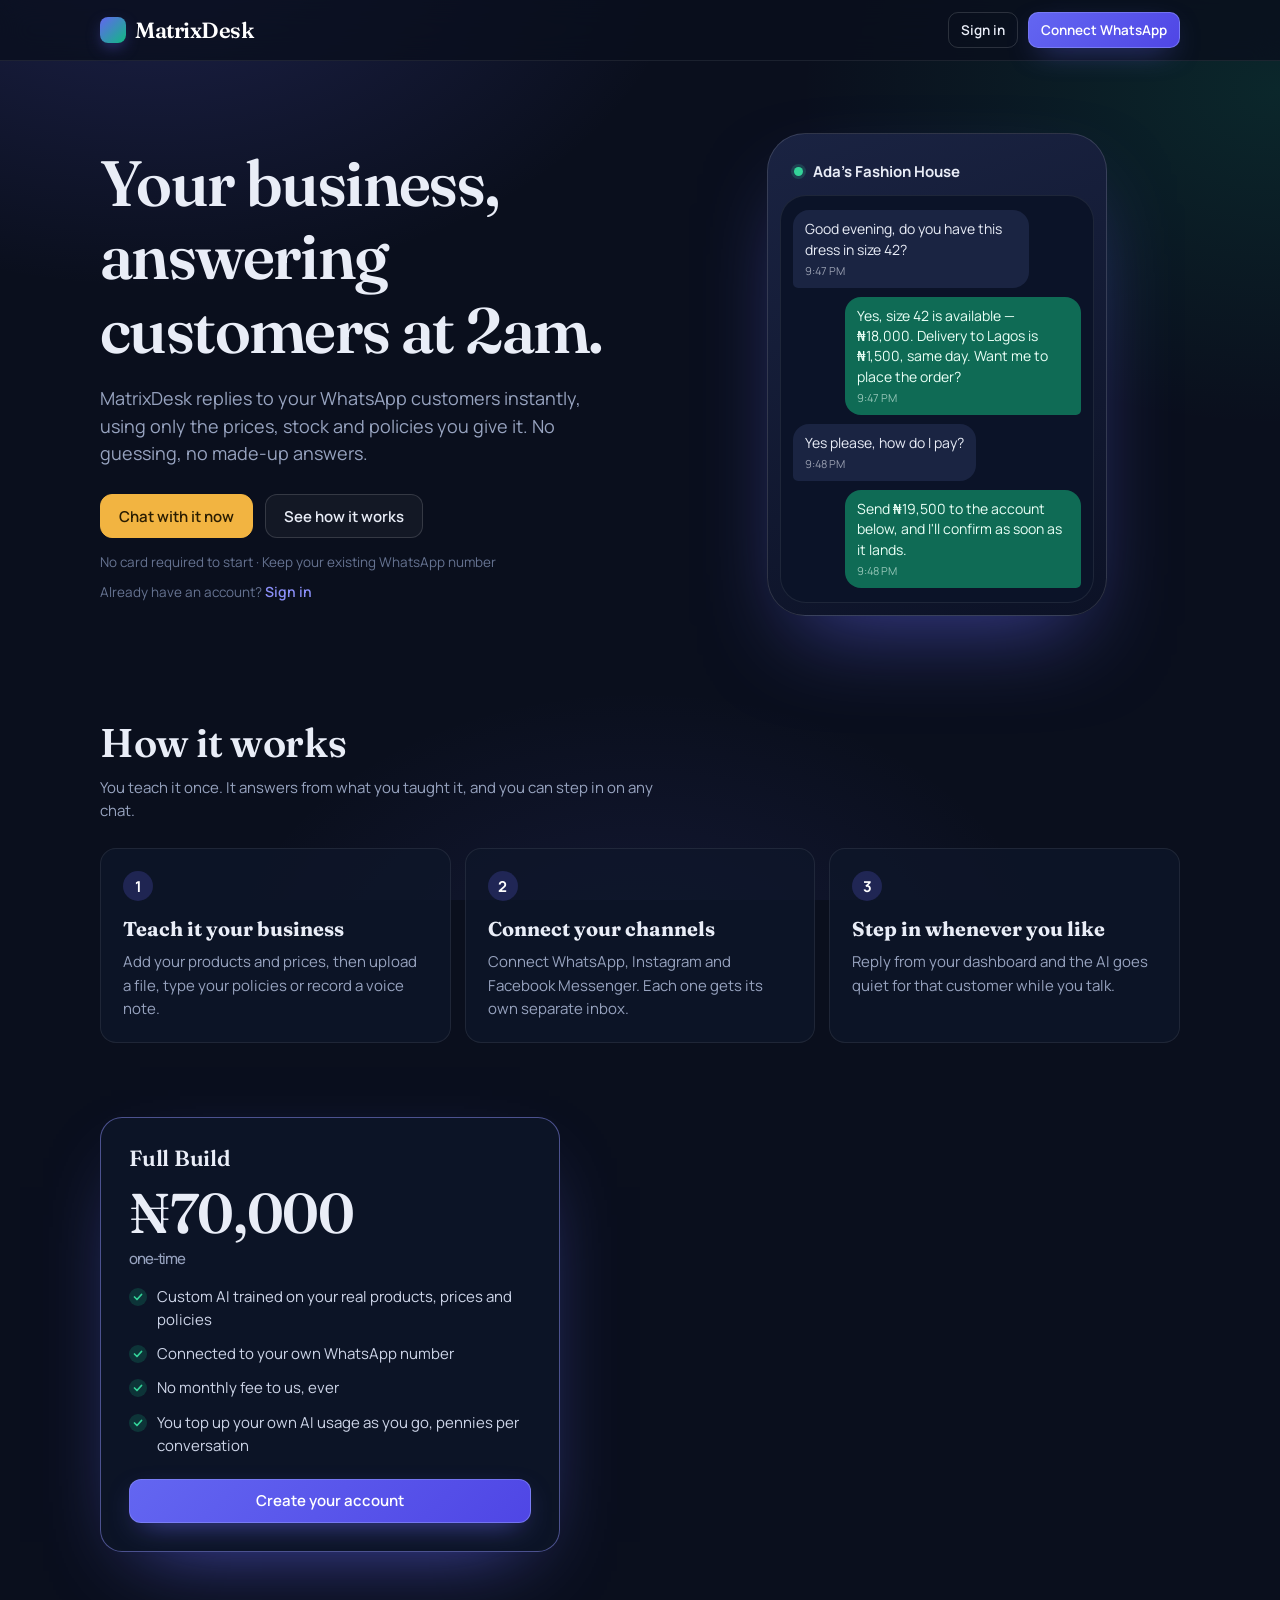
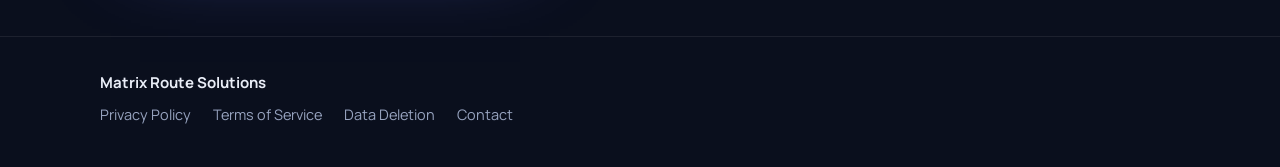
<file: index (1).html>
<!DOCTYPE html>
<html lang="en">
<head>
<meta charset="utf-8">
<meta name="facebook-domain-verification" content="4nfdcfg54kvpaseqf87teqm4fy8ehw" />
<meta name="viewport" content="width=device-width, initial-scale=1, viewport-fit=cover">
<meta name="theme-color" content="#0a0f1d">
<title>MatrixDesk</title>
<meta name="description" content="MatrixDesk answers your WhatsApp, Instagram and Messenger customers instantly, using only the prices, stock and policies you give it.">
<link rel="preconnect" href="https://fonts.googleapis.com">
<link rel="preconnect" href="https://fonts.gstatic.com" crossorigin>
<link href="https://fonts.googleapis.com/css2?family=Fraunces:opsz,wght@9..144,500;9..144,600&family=Manrope:wght@400;500;600;700&display=swap" rel="stylesheet">
<style>
:root{
  --bg:#0a0f1d; --bg2:#0e1527; --glass:rgba(15,23,42,.72); --glass2:rgba(22,31,54,.82);
  --line:rgba(255,255,255,.08); --line2:rgba(255,255,255,.14);
  --text:#e9edf7; --mute:#97a3bf; --dim:#667391;
  --indigo:#6366f1; --indigo2:#8b8ff8; --emerald:#10b981; --emerald2:#34d399;
  --amber:#f2b441; --rose:#fb7185; --blue:#60a5fa; --violet:#c084fc;
  --wa:#34d399; --ig:#c084fc; --fb:#60a5fa;
  --r:16px; --r2:12px; --r3:999px;
  --display:'Fraunces',Georgia,'Times New Roman',serif;
  --ui:'Manrope',system-ui,-apple-system,'Segoe UI',Roboto,Arial,sans-serif;
  --safe-b:env(safe-area-inset-bottom,0px);
}
*{box-sizing:border-box;margin:0;padding:0}
html{-webkit-text-size-adjust:100%;scroll-behavior:smooth}
body{font-family:var(--ui);font-size:15px;line-height:1.55;color:var(--text);background:var(--bg);min-height:100vh;min-height:100dvh;overflow-x:hidden;-webkit-font-smoothing:antialiased}
body::before{content:"";position:fixed;inset:0;z-index:-1;background:
  radial-gradient(900px 600px at 12% -8%,rgba(99,102,241,.22),transparent 60%),
  radial-gradient(800px 560px at 100% 10%,rgba(16,185,129,.14),transparent 60%),
  radial-gradient(700px 500px at 50% 110%,rgba(99,102,241,.12),transparent 60%),var(--bg)}
a{color:var(--indigo2);text-decoration:none}
a:hover{text-decoration:underline}
button,input,select,textarea{font:inherit;color:inherit}
button{cursor:pointer;background:none;border:0}
:focus-visible{outline:2px solid var(--indigo2);outline-offset:2px;border-radius:8px}
h1,h2,h3{font-family:var(--display);font-weight:600;letter-spacing:-.01em;line-height:1.15}
.hidden{display:none!important}
.sr{position:absolute;width:1px;height:1px;overflow:hidden;clip:rect(0 0 0 0)}
.muted{color:var(--mute)}.dim{color:var(--dim)}
.small{font-size:13px}.tiny{font-size:12px}
.row{display:flex;align-items:center;gap:10px}.row.wrap{flex-wrap:wrap}.between{justify-content:space-between}
.stack>*+*{margin-top:14px}
.grow{flex:1;min-width:0}
.ellipsis{white-space:nowrap;overflow:hidden;text-overflow:ellipsis}

/* ---------- surfaces ---------- */
.card{background:var(--glass);backdrop-filter:blur(12px);-webkit-backdrop-filter:blur(12px);border:1px solid var(--line);border-radius:var(--r);padding:20px}
.card.flat{padding:0;overflow:hidden}
.card h3{font-size:19px;margin-bottom:4px}
.card .sub{color:var(--mute);font-size:14px;margin-bottom:14px}
.card.accent{border-color:rgba(99,102,241,.35);box-shadow:0 0 0 1px rgba(99,102,241,.12),0 18px 50px -24px rgba(99,102,241,.5)}
.card.warn{border-color:rgba(242,180,65,.35);background:rgba(60,44,12,.35)}
.card.danger{border-color:rgba(251,113,133,.35)}
.grid{display:grid;gap:14px}
.grid.c2{grid-template-columns:repeat(2,minmax(0,1fr))}
.grid.c3{grid-template-columns:repeat(3,minmax(0,1fr))}
.grid.auto{grid-template-columns:repeat(auto-fill,minmax(230px,1fr))}
@media(max-width:720px){.grid.c2,.grid.c3{grid-template-columns:1fr}}

/* ---------- buttons, inputs ---------- */
.btn{display:inline-flex;align-items:center;justify-content:center;gap:8px;min-height:44px;padding:0 18px;border-radius:var(--r2);font-weight:600;font-size:15px;border:1px solid var(--line2);background:rgba(255,255,255,.04);transition:background .15s,transform .05s,border-color .15s;text-decoration:none!important;color:var(--text)}
.btn:hover{background:rgba(255,255,255,.08)}
.btn:active{transform:translateY(1px)}
.btn[disabled]{opacity:.5;cursor:not-allowed}
.btn.primary{background:linear-gradient(135deg,#6366f1,#4f46e5);border-color:rgba(139,143,248,.6);color:#fff;box-shadow:0 10px 30px -12px rgba(99,102,241,.8)}
.btn.primary:hover{background:linear-gradient(135deg,#7477f5,#5b52ec)}
.btn.good{background:linear-gradient(135deg,#10b981,#059669);border-color:rgba(52,211,153,.6);color:#04210f}
.btn.warn{background:var(--amber);border-color:var(--amber);color:#2a1d02}
.btn.ghost{background:transparent}
.btn.danger{color:var(--rose);border-color:rgba(251,113,133,.4)}
.btn.sm{min-height:36px;padding:0 12px;font-size:13.5px;border-radius:10px}
.btn.block{width:100%}
.spin{width:16px;height:16px;border-radius:50%;border:2px solid rgba(255,255,255,.25);border-top-color:#fff;animation:sp .7s linear infinite;display:inline-block}
@keyframes sp{to{transform:rotate(360deg)}}
label.f{display:block;font-size:13px;font-weight:600;color:var(--mute);margin-bottom:6px}
.inp,select.inp,textarea.inp{width:100%;min-height:46px;padding:11px 14px;border-radius:var(--r2);background:rgba(8,12,24,.65);border:1px solid var(--line2);color:var(--text);transition:border-color .15s,box-shadow .15s}
textarea.inp{min-height:110px;resize:vertical;line-height:1.5}
.inp::placeholder{color:var(--dim)}
.inp:focus{outline:none;border-color:var(--indigo2);box-shadow:0 0 0 3px rgba(99,102,241,.25)}
select.inp{appearance:none;background-image:linear-gradient(45deg,transparent 50%,var(--mute) 50%),linear-gradient(135deg,var(--mute) 50%,transparent 50%);background-position:calc(100% - 20px) 20px,calc(100% - 14px) 20px;background-size:6px 6px;background-repeat:no-repeat;padding-right:36px}
.field{margin-bottom:14px}
.hint{font-size:12.5px;color:var(--dim);margin-top:5px}
.err{color:var(--rose);font-size:13.5px;margin-top:8px}
.ok{color:var(--emerald2)}

.btn svg,.send svg,.back svg,.xbtn svg,.chip svg{width:19px;height:19px;flex:none}
.btn.sm svg{width:16px;height:16px}
.stats{grid-template-columns:repeat(auto-fit,minmax(150px,1fr))}
.stats .stat{padding:16px}
@media(max-width:520px){.stats .stat .v{font-size:26px}}

/* ---------- chips, badges ---------- */
.chip{display:inline-flex;align-items:center;gap:6px;min-height:32px;padding:0 12px;border-radius:var(--r3);border:1px solid var(--line2);background:rgba(255,255,255,.03);font-size:13px;font-weight:600;color:var(--mute);white-space:nowrap}
button.chip:hover{color:var(--text);background:rgba(255,255,255,.07)}
.chip.on{background:rgba(99,102,241,.2);border-color:rgba(139,143,248,.6);color:#fff}
.badge{display:inline-flex;align-items:center;gap:5px;padding:2px 9px;border-radius:var(--r3);font-size:12px;font-weight:700;border:1px solid var(--line2);color:var(--mute)}
.badge.g{color:var(--emerald2);border-color:rgba(52,211,153,.4);background:rgba(16,185,129,.1)}
.badge.a{color:var(--amber);border-color:rgba(242,180,65,.4);background:rgba(242,180,65,.08)}
.badge.r{color:var(--rose);border-color:rgba(251,113,133,.4);background:rgba(251,113,133,.08)}
.badge.i{color:var(--indigo2);border-color:rgba(139,143,248,.4);background:rgba(99,102,241,.1)}
.dot{width:9px;height:9px;border-radius:50%;background:var(--dim);display:inline-block;flex:none}
.dot.g{background:var(--emerald2);box-shadow:0 0 0 3px rgba(52,211,153,.18)}
.dot.a{background:var(--amber)}.dot.r{background:var(--rose)}
.ch-wa{color:var(--wa)}.ch-ig{color:var(--ig)}.ch-fb{color:var(--fb)}
.count{min-width:20px;height:20px;padding:0 6px;border-radius:var(--r3);background:var(--emerald);color:#04210f;font-size:12px;font-weight:800;display:inline-flex;align-items:center;justify-content:center}
.count.r{background:var(--rose);color:#2b0610}

/* ---------- toasts, modal ---------- */
#toasts{position:fixed;left:50%;transform:translateX(-50%);bottom:calc(88px + var(--safe-b));z-index:200;display:flex;flex-direction:column;gap:8px;width:min(92vw,420px);pointer-events:none}
@media(min-width:900px){#toasts{bottom:28px}}
.toast{pointer-events:auto;padding:12px 16px;border-radius:var(--r2);background:#131b31;border:1px solid var(--line2);box-shadow:0 14px 40px -10px rgba(0,0,0,.7);font-size:14px;animation:tin .22s ease-out}
.toast.good{border-color:rgba(52,211,153,.5)}.toast.bad{border-color:rgba(251,113,133,.55)}
@keyframes tin{from{opacity:0;transform:translateY(8px)}to{opacity:1;transform:none}}
.modal-back{position:fixed;inset:0;z-index:150;background:rgba(4,7,16,.72);backdrop-filter:blur(6px);-webkit-backdrop-filter:blur(6px);display:flex;align-items:flex-end;justify-content:center;padding:0}
@media(min-width:640px){.modal-back{align-items:center;padding:24px}}
.modal{width:100%;max-width:460px;max-height:92dvh;overflow:auto;background:var(--glass2);border:1px solid var(--line2);border-radius:22px 22px 0 0;padding:24px 22px calc(24px + var(--safe-b));box-shadow:0 30px 80px -20px rgba(0,0,0,.8)}
@media(min-width:640px){.modal{border-radius:22px}}
.modal.wide{max-width:620px}
.modal h3{font-size:22px;margin-bottom:6px}
.xbtn{position:absolute;right:14px;top:12px;width:36px;height:36px;border-radius:50%;color:var(--mute);font-size:22px}
.xbtn:hover{background:rgba(255,255,255,.08);color:var(--text)}
.modal{position:relative}

/* ---------- skeleton, empty ---------- */
.skel{border-radius:12px;background:linear-gradient(90deg,rgba(255,255,255,.04),rgba(255,255,255,.09),rgba(255,255,255,.04));background-size:200% 100%;animation:sk 1.3s infinite}
@keyframes sk{from{background-position:200% 0}to{background-position:-200% 0}}
.empty{text-align:center;padding:36px 18px;color:var(--mute)}
.empty h3{color:var(--text);font-size:19px;margin-bottom:6px}
.empty p{max-width:360px;margin:0 auto 16px;font-size:14.5px}
.center-screen{min-height:100dvh;display:flex;align-items:center;justify-content:center;padding:24px}
.center-screen .card{width:100%;max-width:460px;text-align:center;padding:30px 24px}
.center-screen h2{font-size:26px;margin:14px 0 8px}

/* ---------- brand ---------- */
.brand{font-family:var(--display);font-weight:600;font-size:22px;letter-spacing:-.02em;color:#fff;display:inline-flex;align-items:center;gap:9px}
.brand i{width:26px;height:26px;border-radius:8px;background:linear-gradient(135deg,#6366f1,#10b981);display:inline-block;box-shadow:0 6px 18px -6px rgba(99,102,241,.9)}

/* =========================================================
   GATE (public page)
   ========================================================= */
#gate{min-height:100dvh}
.g-head{position:sticky;top:0;z-index:30;background:rgba(10,15,29,.78);backdrop-filter:blur(14px);-webkit-backdrop-filter:blur(14px);border-bottom:1px solid var(--line)}
.g-head .in{max-width:1120px;margin:0 auto;padding:12px 20px;display:flex;align-items:center;justify-content:space-between;gap:12px}
.g-wrap{max-width:1120px;margin:0 auto;padding:0 20px}
.hero{padding:44px 0 30px;display:grid;gap:36px;align-items:center}
@media(min-width:900px){.hero{grid-template-columns:1.05fr .95fr;padding:72px 0 50px;gap:56px}}
.hero h1{font-size:clamp(38px,8vw,64px);letter-spacing:-.025em;margin-bottom:18px}
.hero p.lead{font-size:18px;color:var(--mute);max-width:520px}
.hero .cta{display:flex;gap:12px;flex-wrap:wrap;margin:26px 0 14px}
.hero .fine{color:var(--dim);font-size:13.5px}
.phone{width:min(100%,340px);margin:0 auto;border-radius:38px;padding:12px;background:linear-gradient(160deg,#1a2342,#0c1226);border:1px solid var(--line2);box-shadow:0 40px 90px -30px rgba(99,102,241,.55)}
.phone .top{display:flex;align-items:center;gap:10px;padding:14px 14px 12px;font-weight:700}
.phone .screen{background:#0b1328;border-radius:26px;padding:14px 12px;display:flex;flex-direction:column;gap:9px;min-height:360px;border:1px solid var(--line)}
.bub{max-width:82%;padding:9px 12px;border-radius:16px;font-size:14px;line-height:1.45}
.bub small{display:block;font-size:11px;opacity:.6;margin-top:3px}
.bub.in{background:#1a2442;align-self:flex-start;border-bottom-left-radius:5px}
.bub.out{background:#0f6b55;color:#eafff6;align-self:flex-end;border-bottom-right-radius:5px}
.sec{padding:54px 0}
.sec h2{font-size:clamp(28px,5vw,40px);margin-bottom:10px}
.sec .lede{color:var(--mute);max-width:560px;margin-bottom:26px}
.steps{display:grid;gap:14px}
@media(min-width:800px){.steps{grid-template-columns:repeat(3,1fr)}}
.step{padding:22px;border-radius:var(--r);border:1px solid var(--line);background:var(--glass)}
.step b{display:block;font-family:var(--display);font-size:20px;margin-bottom:6px}
.step span.n{display:inline-flex;width:30px;height:30px;border-radius:50%;align-items:center;justify-content:center;background:rgba(99,102,241,.22);color:#fff;font-weight:700;margin-bottom:12px}
.price{max-width:460px;border-radius:22px;padding:28px;border:1px solid rgba(139,143,248,.5);background:var(--glass);box-shadow:0 30px 80px -40px rgba(99,102,241,.8)}
.price h3{font-size:22px}
.price .amt{font-family:var(--display);font-size:56px;font-weight:600;letter-spacing:-.02em;line-height:1.1;margin:10px 0 16px}
.price .amt small{display:block;font-family:var(--ui);font-size:15px;line-height:1.3;color:var(--mute);font-weight:500;margin:6px 0 0}
.price ul{list-style:none;display:grid;gap:11px;margin-bottom:22px}
.price li{display:flex;gap:10px;color:#cdd5e8}
.price li::before{content:"";flex:none;width:18px;height:18px;margin-top:3px;border-radius:50%;background:rgba(16,185,129,.2) url("data:image/svg+xml,%3Csvg xmlns='http://www.w3.org/2000/svg' viewBox='0 0 24 24' fill='none' stroke='%2334d399' stroke-width='3.5' stroke-linecap='round' stroke-linejoin='round'%3E%3Cpath d='M5 12l5 5 9-10'/%3E%3C/svg%3E") center/12px no-repeat}
.g-foot{border-top:1px solid var(--line);margin-top:30px;padding:34px 0 calc(40px + var(--safe-b))}
.g-foot .name{font-weight:700;margin-bottom:10px}
.g-foot nav{display:flex;flex-wrap:wrap;gap:8px 22px}
.g-foot a{color:var(--mute);font-size:14.5px}
.g-foot a:hover{color:#fff}
.tabs{display:flex;background:rgba(8,12,24,.7);border:1px solid var(--line);border-radius:var(--r2);padding:4px;margin-bottom:18px}
.tabs button{flex:1;min-height:40px;border-radius:9px;font-weight:700;color:var(--mute)}
.tabs button.on{background:rgba(99,102,241,.28);color:#fff}
.pass{position:relative}
.pass button{position:absolute;right:8px;top:50%;transform:translateY(-50%);font-size:13px;font-weight:700;color:var(--mute);padding:6px 8px}
.or{display:flex;align-items:center;gap:12px;color:var(--dim);font-size:13px;margin:16px 0}
.or::before,.or::after{content:"";flex:1;height:1px;background:var(--line)}
.linkbtn{color:var(--indigo2);font-weight:600;font-size:14px}
.linkbtn:hover{text-decoration:underline}
.strong .linkbtn{font-weight:800;font-size:16px}
.strong{color:var(--text,#e8ecf8)}

/* legal pages (inside this file) */
.legal{max-width:720px;margin:0 auto;padding:40px 0 20px}
.legal h1{font-size:clamp(34px,7vw,50px);letter-spacing:-.02em;margin-bottom:8px}
.legal .upd{color:var(--dim);font-size:14.5px;margin-bottom:30px}
.legal h2{font-size:25px;margin:34px 0 10px}
.legal p{font-size:16.5px;line-height:1.75;color:#d3daea;margin-bottom:14px}
.legal a{color:var(--indigo2);text-decoration:underline;text-underline-offset:3px}
.legal .back{display:inline-flex;width:auto;height:auto;border-radius:0;color:var(--mute);margin-bottom:22px;font-size:14.5px;font-weight:600;text-decoration:none}
.legal .back:hover{background:none;color:#fff}

/* =========================================================
   DASHBOARD SHELL
   ========================================================= */
#dash{display:flex;min-height:100dvh}
.side{display:none;width:268px;flex:none;position:sticky;top:0;height:100dvh;overflow-y:auto;border-right:1px solid var(--line);background:rgba(9,13,26,.72);backdrop-filter:blur(14px);-webkit-backdrop-filter:blur(14px);padding:18px 14px;flex-direction:column}
@media(min-width:900px){.side{display:flex}}
.side .biz{padding:6px 10px 16px;border-bottom:1px solid var(--line);margin-bottom:12px}
.side .biz b{display:block;font-family:var(--display);font-size:20px;line-height:1.2;word-break:break-word}
.side .biz span{font-size:12.5px;color:var(--dim)}
.nav-g{margin:12px 0 4px;padding:0 12px;font-size:12px;font-weight:700;color:var(--dim)}
.nav a,.nav button.navb{display:flex;align-items:center;gap:12px;min-height:42px;padding:0 12px;border-radius:11px;color:var(--mute);font-weight:600;width:100%;text-align:left;text-decoration:none!important;font-size:14.5px}
.nav a:hover,.nav button.navb:hover{background:rgba(255,255,255,.05);color:var(--text)}
.nav a.on{background:rgba(99,102,241,.2);color:#fff;box-shadow:inset 3px 0 0 var(--indigo2)}
.nav svg{width:19px;height:19px;flex:none}
.nav .count{margin-left:auto}
.side .foot{margin-top:auto;padding:14px 10px 4px;border-top:1px solid var(--line);font-size:12.5px;color:var(--dim)}
.side .foot a{color:var(--dim)}
.mainwrap{flex:1;min-width:0;display:flex;flex-direction:column}
.topbar{position:sticky;top:0;z-index:40;display:flex;align-items:center;gap:12px;padding:10px 16px;background:rgba(10,15,29,.82);backdrop-filter:blur(14px);-webkit-backdrop-filter:blur(14px);border-bottom:1px solid var(--line)}
.topbar .t{font-family:var(--display);font-size:19px;font-weight:600;min-width:0}
.topbar .chipw{margin-left:auto}
.walletchip{display:inline-flex;align-items:center;gap:8px;min-height:36px;padding:0 13px;border-radius:var(--r3);border:1px solid rgba(52,211,153,.4);background:rgba(16,185,129,.1);font-weight:700;font-size:14px;color:var(--emerald2)}
.walletchip.low{border-color:rgba(251,113,133,.5);background:rgba(251,113,133,.1);color:var(--rose)}
.content{padding:20px 16px calc(96px + var(--safe-b));max-width:1100px;width:100%;margin:0 auto}
@media(min-width:900px){.content{padding:30px 32px 60px}.topbar{padding:12px 32px}}
.content.bleed{padding:0;max-width:none}
.pagehead{margin-bottom:20px}
.pagehead h1{font-size:30px}
.pagehead p{color:var(--mute);margin-top:4px;max-width:620px}
.bottomnav{position:fixed;left:0;right:0;bottom:0;z-index:60;display:grid;grid-template-columns:repeat(5,1fr);background:rgba(9,13,26,.92);backdrop-filter:blur(16px);-webkit-backdrop-filter:blur(16px);border-top:1px solid var(--line);padding:6px 4px calc(6px + var(--safe-b))}
@media(min-width:900px){.bottomnav{display:none}}
.bottomnav a,.bottomnav button{display:flex;flex-direction:column;align-items:center;gap:3px;padding:6px 2px;font-size:11.5px;font-weight:700;color:var(--dim);position:relative;text-decoration:none!important}
.bottomnav svg{width:22px;height:22px}
.bottomnav .on{color:#fff}
.bottomnav .count{position:absolute;top:0;left:calc(50% + 6px);min-width:18px;height:18px;font-size:11px}
.drawer-back{position:fixed;inset:0;z-index:90;background:rgba(4,7,16,.6)}
.drawer{position:fixed;top:0;bottom:0;left:0;z-index:100;width:min(86vw,320px);background:#0b1124;border-right:1px solid var(--line2);padding:18px 14px calc(18px + var(--safe-b));overflow-y:auto;display:flex;flex-direction:column;animation:dr .2s ease-out}
@keyframes dr{from{transform:translateX(-30px);opacity:0}to{transform:none;opacity:1}}
.banner{display:flex;gap:14px;align-items:center;justify-content:space-between;flex-wrap:wrap;margin-bottom:18px;padding:14px 16px;border-radius:var(--r);border:1px solid rgba(242,180,65,.4);background:rgba(60,44,12,.4)}
.banner b{display:block}

/* stats */
.stat{padding:18px}
.stat .k{font-size:13px;color:var(--mute);font-weight:600}
.stat .v{font-family:var(--display);font-size:32px;font-weight:600;margin-top:4px;letter-spacing:-.01em}
.stat .n{font-size:12.5px;color:var(--dim);margin-top:2px}
.bars{display:flex;align-items:flex-end;gap:3px;height:120px}
.bars i{flex:1;min-width:3px;border-radius:4px 4px 0 0;background:linear-gradient(180deg,var(--indigo2),rgba(99,102,241,.35));min-height:2px}
.pk{display:grid;grid-template-columns:repeat(auto-fill,minmax(150px,1fr));gap:12px}
.pk button{text-align:left;padding:16px;border-radius:var(--r);border:1px solid var(--line2);background:rgba(255,255,255,.03);transition:border-color .15s,background .15s}
.pk button:hover{border-color:var(--indigo2);background:rgba(99,102,241,.1)}
.pk b{font-family:var(--display);font-size:24px;display:block}
.pk span{font-size:13px;color:var(--mute)}
.list .it{display:flex;align-items:center;gap:12px;padding:14px 16px;border-top:1px solid var(--line)}
.list .it:first-child{border-top:0}
.ico{width:42px;height:42px;border-radius:12px;display:flex;align-items:center;justify-content:center;flex:none;background:rgba(255,255,255,.06)}
.ico svg{width:22px;height:22px}
.ico.wa{background:rgba(52,211,153,.14);color:var(--wa)}.ico.ig{background:rgba(192,132,252,.14);color:var(--ig)}.ico.fb{background:rgba(96,165,250,.14);color:var(--fb)}
.steps2{list-style:none;display:grid;gap:10px;margin-top:14px}
.steps2 li{display:flex;gap:12px;padding:12px 14px;border-radius:12px;border:1px solid var(--line);background:rgba(255,255,255,.02)}
.steps2 .m{flex:none;width:26px;height:26px;border-radius:50%;display:flex;align-items:center;justify-content:center;font-size:13px;font-weight:800;background:rgba(255,255,255,.08);color:var(--mute)}
.steps2 li.done .m{background:rgba(16,185,129,.25);color:var(--emerald2)}
.steps2 li.current{border-color:rgba(139,143,248,.6);background:rgba(99,102,241,.1)}
.steps2 li.current .m{background:var(--indigo);color:#fff}
.steps2 b{display:block;font-size:14.5px}.steps2 span{font-size:13.5px;color:var(--mute)}
details.fold{border:1px solid var(--line);border-radius:12px;padding:0 14px;margin-top:12px}
details.fold summary{cursor:pointer;min-height:44px;display:flex;align-items:center;font-weight:600;color:var(--mute);list-style:none}
details.fold summary::-webkit-details-marker{display:none}
details.fold[open]{padding-bottom:12px}
details.fold p{font-size:14px;color:var(--mute);margin-top:8px}

/* =========================================================
   INBOX
   ========================================================= */
.inbox{display:grid;height:calc(100dvh - 57px - 70px - var(--safe-b));min-height:420px}
@media(min-width:900px){.inbox{height:calc(100dvh - 61px);grid-template-columns:340px minmax(0,1fr)}}
@media(min-width:1280px){.inbox.cust{grid-template-columns:340px minmax(0,1fr) 300px}}
.ib-list,.ib-thread,.ib-cust{min-height:0;display:flex;flex-direction:column;border-right:1px solid var(--line)}
.ib-list{background:rgba(9,13,26,.5)}
.ib-head{padding:12px 14px;border-bottom:1px solid var(--line);display:flex;flex-direction:column;gap:10px}
.seg{display:flex;gap:6px;overflow-x:auto;scrollbar-width:none}
.seg::-webkit-scrollbar{display:none}
.scroll{flex:1;min-height:0;overflow-y:auto;-webkit-overflow-scrolling:touch}
.th{display:flex;gap:12px;padding:13px 14px;border-bottom:1px solid var(--line);cursor:pointer;width:100%;text-align:left;align-items:flex-start}
.th:hover{background:rgba(255,255,255,.04)}
.th.on{background:rgba(99,102,241,.16)}
.av{width:42px;height:42px;border-radius:50%;flex:none;display:flex;align-items:center;justify-content:center;font-weight:800;font-size:15px;background:rgba(255,255,255,.08)}
.av.wa{background:rgba(52,211,153,.18);color:var(--wa)}.av.ig{background:rgba(192,132,252,.18);color:var(--ig)}.av.fb{background:rgba(96,165,250,.18);color:var(--fb)}
.th .nm{font-weight:700;font-size:14.5px}
.th .pv{font-size:13.5px;color:var(--mute);display:-webkit-box;-webkit-line-clamp:2;-webkit-box-orient:vertical;overflow:hidden}
.th.unread .nm,.th.unread .pv{color:#fff}
.th .tm{font-size:12px;color:var(--dim);white-space:nowrap}
.ib-thread{background:rgba(8,12,24,.35)}
.ib-top{display:flex;align-items:center;gap:10px;padding:10px 14px;border-bottom:1px solid var(--line);background:rgba(9,13,26,.6)}
.back{width:40px;height:40px;border-radius:50%;display:flex;align-items:center;justify-content:center;color:var(--mute);flex:none}
.back:hover{background:rgba(255,255,255,.08);color:#fff}
@media(min-width:900px){.back.m{display:none}}
.msgs{flex:1;min-height:0;overflow-y:auto;padding:16px 14px;display:flex;flex-direction:column;gap:8px;-webkit-overflow-scrolling:touch}
.m-row{display:flex;flex-direction:column;max-width:84%}
.m-row.in{align-self:flex-start}.m-row.out{align-self:flex-end;align-items:flex-end}
.m-b{padding:9px 13px;border-radius:17px;font-size:14.5px;line-height:1.5;white-space:pre-wrap;word-break:break-word}
.m-row.in .m-b{background:#1a2442;border-bottom-left-radius:5px}
.m-row.out.ai .m-b{background:rgba(99,102,241,.3);border:1px solid rgba(139,143,248,.35);border-bottom-right-radius:5px}
.m-row.out.vendor .m-b{background:#0f6b55;color:#eafff6;border-bottom-right-radius:5px}
.m-meta{font-size:11.5px;color:var(--dim);margin-top:3px;padding:0 4px}
.dayline{align-self:center;font-size:12px;color:var(--dim);padding:3px 12px;border-radius:var(--r3);background:rgba(255,255,255,.05);margin:6px 0}
.composer{border-top:1px solid var(--line);padding:10px 12px calc(10px + 0px);background:rgba(9,13,26,.7)}
.composer .ta{display:flex;gap:8px;align-items:flex-end}
.composer textarea{flex:1;min-height:46px;max-height:140px;resize:none;padding:12px 14px;border-radius:14px;background:rgba(8,12,24,.7);border:1px solid var(--line2);line-height:1.4}
.composer textarea:focus{outline:none;border-color:var(--indigo2)}
.send{width:46px;height:46px;border-radius:14px;background:var(--indigo);color:#fff;display:flex;align-items:center;justify-content:center;flex:none}
.send[disabled]{opacity:.4}
.qr{display:flex;gap:8px;overflow-x:auto;padding-bottom:8px;scrollbar-width:none}
.qr::-webkit-scrollbar{display:none}
.notice{padding:9px 14px;font-size:13.5px;display:flex;gap:10px;align-items:center;justify-content:space-between;flex-wrap:wrap;border-bottom:1px solid var(--line)}
.notice.a{background:rgba(242,180,65,.1);color:var(--amber)}
.notice.g{background:rgba(16,185,129,.1);color:var(--emerald2)}
.notice.r{background:rgba(251,113,133,.1);color:var(--rose)}
.ib-cust{display:none;border-right:0;border-left:1px solid var(--line);background:rgba(9,13,26,.5);padding:16px;overflow-y:auto}
@media(min-width:1280px){.inbox.cust .ib-cust{display:flex}}
.pane-hide{display:none}
@media(min-width:900px){.pane-hide{display:flex}}
.sheet-cust{display:block}

/* tables / items */
.tbl{width:100%;border-collapse:collapse}
.tbl th{font-size:12.5px;text-align:left;color:var(--dim);font-weight:700;padding:10px 14px;border-bottom:1px solid var(--line)}
.tbl td{padding:12px 14px;border-bottom:1px solid var(--line);font-size:14px;vertical-align:middle}
.tbl tr:last-child td{border-bottom:0}
@media(max-width:720px){.tbl thead{display:none}.tbl,.tbl tbody,.tbl tr,.tbl td{display:block}.tbl tr{padding:12px 14px;border-bottom:1px solid var(--line)}.tbl td{border:0;padding:3px 0}.tbl td[data-l]::before{content:attr(data-l) ": ";color:var(--dim);font-size:12.5px}}
.drop{border:1.5px dashed var(--line2);border-radius:var(--r);padding:26px 18px;text-align:center;color:var(--mute);transition:border-color .15s,background .15s}
.drop.over{border-color:var(--indigo2);background:rgba(99,102,241,.1)}
.rec{display:inline-flex;align-items:center;gap:10px}
.pulse{width:12px;height:12px;border-radius:50%;background:var(--rose);animation:pl 1s infinite}
@keyframes pl{50%{opacity:.35;transform:scale(.8)}}
.toggle{position:relative;width:48px;height:28px;border-radius:var(--r3);background:rgba(255,255,255,.14);flex:none;transition:background .15s}
.toggle::after{content:"";position:absolute;top:3px;left:3px;width:22px;height:22px;border-radius:50%;background:#fff;transition:transform .15s}
.toggle.on{background:var(--emerald)}.toggle.on::after{transform:translateX(20px)}
@media(min-width:1280px){.cust-btn{display:none}}
@media(max-width:519px){.hide-sm{display:none!important}}
@media(prefers-reduced-motion:reduce){*{animation:none!important;transition:none!important;scroll-behavior:auto!important}}
.mdk-slow{opacity:0;animation:mdkslow .5s ease 8s forwards}
@keyframes mdkslow{to{opacity:1}}
</style>
</head>
<body>

<div id="boot" class="center-screen"><div class="card"><div class="brand" style="justify-content:center"><i></i>MatrixDesk</div><p class="muted" style="margin-top:14px">Loading…</p><p class="muted mdk-slow" style="margin-top:8px;font-size:13px">Still loading, please wait a little…</p></div></div>

<!-- ================= PUBLIC PAGE (gate) ================= -->
<div id="gate" class="hidden">
  <header class="g-head"><div class="in">
    <a class="brand" href="/" aria-label="MatrixDesk home"><i></i>MatrixDesk</a>
    <div class="row">
      <button class="btn ghost sm hide-sm" data-act="signin" id="g-signin-top">Sign in</button>
      <button class="btn primary sm" data-act="signup" id="g-connect-top">Connect WhatsApp</button>
    </div>
  </div></header>

  <main class="g-wrap" id="home-sections">
    <section class="hero">
      <div>
        <h1>Your business, answering customers at 2am.</h1>
        <p class="lead">MatrixDesk replies to your WhatsApp customers instantly, using only the prices, stock and policies you give it. No guessing, no made-up answers.</p>
        <div class="cta">
          <button class="btn warn" data-act="chat" id="g-chat">Chat with it now</button>
          <button class="btn" data-act="how">See how it works</button>
        </div>
        <p class="fine">No card required to start · Keep your existing WhatsApp number</p>
        <p class="fine" id="g-signin-line" style="margin-top:8px">Already have an account? <button class="linkbtn" data-act="signin">Sign in</button></p>
      </div>
      <div class="phone" aria-label="Example WhatsApp conversation">
        <div class="top"><span class="dot g"></span>Ada's Fashion House</div>
        <div class="screen">
          <div class="bub in">Good evening, do you have this dress in size 42?<small>9:47 PM</small></div>
          <div class="bub out">Yes, size 42 is available — ₦18,000. Delivery to Lagos is ₦1,500, same day. Want me to place the order?<small>9:47 PM</small></div>
          <div class="bub in">Yes please, how do I pay?<small>9:48 PM</small></div>
          <div class="bub out">Send ₦19,500 to the account below, and I'll confirm as soon as it lands.<small>9:48 PM</small></div>
        </div>
      </div>
    </section>

    <section class="sec" id="how">
      <h2>How it works</h2>
      <p class="lede">You teach it once. It answers from what you taught it, and you can step in on any chat.</p>
      <div class="steps">
        <div class="step"><span class="n">1</span><b>Teach it your business</b><p class="muted">Add your products and prices, then upload a file, type your policies or record a voice note.</p></div>
        <div class="step"><span class="n">2</span><b>Connect your channels</b><p class="muted">Connect WhatsApp, Instagram and Facebook Messenger. Each one gets its own separate inbox.</p></div>
        <div class="step"><span class="n">3</span><b>Step in whenever you like</b><p class="muted">Reply from your dashboard and the AI goes quiet for that customer while you talk.</p></div>
      </div>
    </section>

    <section class="sec" id="pricing" style="padding-top:20px">
      <div class="price">
        <h3>Full Build</h3>
        <div class="amt" id="g-price">₦70,000<small>one-time</small></div>
        <ul>
          <li>Custom AI trained on your real products, prices and policies</li>
          <li>Connected to your own WhatsApp number</li>
          <li>No monthly fee to us, ever</li>
          <li>You top up your own AI usage as you go, pennies per conversation</li>
        </ul>
        <button class="btn primary block" data-act="signup">Create your account</button>
      </div>
    </section>
  </main>

  <main class="g-wrap hidden" id="legal-view"></main>

  <footer class="g-foot"><div class="g-wrap">
    <div class="name">Matrix Route Solutions</div>
    <nav aria-label="Legal and contact">
      <a href="/privacy" data-legal="privacy">Privacy Policy</a>
      <a href="/terms" data-legal="terms">Terms of Service</a>
      <a href="/data-deletion" data-legal="data-deletion">Data Deletion</a>
      <a href="/contact" data-legal="contact">Contact</a>
    </nav>
  </div></footer>
</div>

<!-- ================= DASHBOARD (built by script) ================= -->
<div id="dash" class="hidden"></div>

<!-- ================= FULL-SCREEN STATES ================= -->
<div id="screen" class="hidden"></div>

<div id="overlay"></div>
<div id="toasts" aria-live="polite"></div>
<script>
(function(){
'use strict';

/* ============================================================
   SETTINGS you may change
   ============================================================ */
var API = 'https://matrixdesk-backend.onrender.com';   // your Render backend
var DEMO_CHAT_URL = '';  // paste your demo bot link here, e.g. https://wa.me/234XXXXXXXXXX . Left empty, "Chat with it now" opens sign up.

/* ============================================================
   Small helpers
   ============================================================ */
var $ = function(s, r){ return (r||document).querySelector(s); };
var $$ = function(s, r){ return Array.prototype.slice.call((r||document).querySelectorAll(s)); };
function esc(s){ return String(s==null?'':s).replace(/[&<>"']/g, function(c){ return {'&':'&amp;','<':'&lt;','>':'&gt;','"':'&quot;',"'":'&#39;'}[c]; }); }
function money(n){ n = Number(n||0); return '₦' + n.toLocaleString('en-NG', {maximumFractionDigits:2}); }
function num(n){ return Number(n||0).toLocaleString('en-NG'); }
function sleep(ms){ return new Promise(function(r){ setTimeout(r, ms); }); }
function initials(s){ s = String(s||'?').replace(/^(ig:|fb:)/,'').trim(); var p = s.split(/\s+/); return ((p[0]||'?')[0] + (p.length>1 ? p[1][0] : '')).toUpperCase(); }
function parseTs(t){ if(!t) return null; var d = new Date(t); return isNaN(d) ? null : d; }
function fmtTime(t){ var d = parseTs(t); return d ? d.toLocaleTimeString('en-NG', {hour:'numeric', minute:'2-digit'}) : ''; }
function fmtDay(t){ var d = parseTs(t); if(!d) return ''; var n = new Date(), y = new Date(Date.now()-864e5);
  if(d.toDateString()===n.toDateString()) return 'Today'; if(d.toDateString()===y.toDateString()) return 'Yesterday';
  return d.toLocaleDateString('en-NG', {day:'numeric', month:'short', year: d.getFullYear()===n.getFullYear()?undefined:'numeric'}); }
function ago(t){ var d = parseTs(t); if(!d) return ''; var s = Math.max(0, (Date.now()-d.getTime())/1000);
  if(s<60) return 'now'; if(s<3600) return Math.floor(s/60)+'m'; if(s<86400) return Math.floor(s/3600)+'h';
  if(s<172800) return 'Yesterday'; return d.toLocaleDateString('en-NG',{day:'numeric',month:'short'}); }
function hoursLeft(t){ var d = parseTs(t); return d ? (d.getTime()-Date.now())/3600000 : 0; }
function debounce(fn, ms){ var h; return function(){ var a = arguments, c = this; clearTimeout(h); h = setTimeout(function(){ fn.apply(c, a); }, ms); }; }

var CH = {
  whatsapp:  {key:'whatsapp',  short:'wa', name:'WhatsApp',  inbox:'WhatsApp inbox',  cls:'ch-wa'},
  instagram: {key:'instagram', short:'ig', name:'Instagram', inbox:'Instagram inbox', cls:'ch-ig'},
  facebook:  {key:'facebook',  short:'fb', name:'Messenger', inbox:'Messenger inbox', cls:'ch-fb'}
};
var CH_ORDER = ['whatsapp','instagram','facebook'];

var IC = {
  home:'<path d="M3 11l9-8 9 8"/><path d="M5 10v10h5v-6h4v6h5V10"/>',
  wallet:'<rect x="3" y="6" width="18" height="14" rx="3"/><path d="M3 10h18"/><circle cx="16.5" cy="14.5" r="1.2"/>',
  chat:'<path d="M21 12a8 8 0 0 1-11.6 7.1L4 20l1-4.6A8 8 0 1 1 21 12z"/>',
  whatsapp:'<path d="M20 12a8 8 0 0 1-11.9 7L4 20l1.1-4A8 8 0 1 1 20 12z"/><path d="M9 9.2c.2 2.6 2.6 5 5.5 5.6l1.2-1.4-1.9-.9-.8.7a4 4 0 0 1-1.9-1.9l.7-.8-.9-1.9z"/>',
  instagram:'<rect x="3.5" y="3.5" width="17" height="17" rx="5"/><circle cx="12" cy="12" r="4"/><circle cx="17" cy="7" r=".8"/>',
  facebook:'<path d="M12 3a9 9 0 0 0-6.4 15.3L4.5 21l3.1-1A9 9 0 1 0 12 3z"/><path d="M7.5 13.5l3.2-3.3 2.4 2.1 3.4-2.9-3.3 3.6-2.4-2z"/>',
  users:'<circle cx="9" cy="8" r="3.5"/><path d="M2.5 20c.6-3.6 3.2-5.5 6.5-5.5s5.9 1.9 6.5 5.5"/><path d="M16 4.7a3.5 3.5 0 0 1 0 6.6M18 14.8c2 .7 3.2 2.4 3.5 5.2"/>',
  box:'<path d="M3.5 7.5L12 3l8.5 4.5v9L12 21l-8.5-4.5z"/><path d="M3.5 7.5L12 12l8.5-4.5M12 12v9"/>',
  book:'<path d="M5 4h11a3 3 0 0 1 3 3v13H8a3 3 0 0 1-3-3z"/><path d="M5 17a3 3 0 0 1 3-3h11M9 8h6"/>',
  spark:'<path d="M12 3l1.8 5.2L19 10l-5.2 1.8L12 17l-1.8-5.2L5 10l5.2-1.8z"/><path d="M19 16l.7 1.8L21.5 18.5l-1.8.7L19 21l-.7-1.8-1.8-.7 1.8-.7z"/>',
  reply:'<path d="M9 8L4 12l5 4"/><path d="M4 12h9a7 7 0 0 1 7 7v1"/>',
  plug:'<path d="M9 3v5M15 3v5"/><path d="M6 8h12v3a6 6 0 0 1-12 0z"/><path d="M12 17v4"/>',
  bell:'<path d="M6 9a6 6 0 0 1 12 0c0 6 2.5 7 2.5 7h-17S6 15 6 9z"/><path d="M10 20a2 2 0 0 0 4 0"/>',
  menu:'<path d="M4 7h16M4 12h16M4 17h16"/>',
  logout:'<path d="M9 4H5v16h4"/><path d="M16 8l4 4-4 4M20 12H9"/>',
  send:'<path d="M4 12l16-8-6 17-3-7z"/><path d="M11 14l9-10"/>',
  mic:'<rect x="9" y="3" width="6" height="12" rx="3"/><path d="M5 11a7 7 0 0 0 14 0M12 18v3"/>',
  back:'<path d="M15 5l-7 7 7 7"/>',
  plus:'<path d="M12 5v14M5 12h14"/>',
  trash:'<path d="M4 7h16M9 7V4h6v3M6 7l1 13h10l1-13"/>',
  edit:'<path d="M4 20l1-4L16.5 4.5a2.1 2.1 0 0 1 3 3L8 19z"/>',
  dl:'<path d="M12 4v11M7 11l5 5 5-5M5 20h14"/>',
  file:'<path d="M6 3h8l5 5v13H6z"/><path d="M14 3v5h5"/>',
  check:'<path d="M5 12l5 5 9-10"/>',
  alert:'<path d="M12 4l9.5 16h-19z"/><path d="M12 10v4M12 17.2v.1"/>',
  info:'<circle cx="12" cy="12" r="9"/><path d="M12 11v5M12 8v.1"/>',
  user:'<circle cx="12" cy="8" r="4"/><path d="M4 21c.8-4.2 4-6 8-6s7.2 1.8 8 6"/>'
};
function ico(n, extra){ return '<svg viewBox="0 0 24 24" fill="none" stroke="currentColor" stroke-width="1.8" stroke-linecap="round" stroke-linejoin="round" aria-hidden="true"'+(extra||'')+'>'+(IC[n]||'')+'</svg>'; }

/* ============================================================
   App state
   ============================================================ */
var S = {
  cfg: null, cfgP: null, session: null, me: null, bill: null,
  timers: [], view: null, summary: {}, deferredReady: false
};
function addTimer(id){ S.timers.push(id); return id; }
function clearTimers(){ S.timers.forEach(function(t){ clearInterval(t); clearTimeout(t); }); S.timers = []; }

/* ============================================================
   Toasts and modal
   ============================================================ */
function toast(msg, kind){
  var el = document.createElement('div'); el.className = 'toast ' + (kind||''); el.textContent = msg;
  $('#toasts').appendChild(el);
  setTimeout(function(){ el.style.opacity = '0'; el.style.transition = 'opacity .3s'; setTimeout(function(){ el.remove(); }, 320); }, kind==='bad' ? 6500 : 3800);
}
var modalOpen = null;
function openModal(html, opts){
  opts = opts || {};
  closeModal();
  var back = document.createElement('div'); back.className = 'modal-back';
  back.innerHTML = '<div class="modal'+(opts.wide?' wide':'')+'" role="dialog" aria-modal="true"><button class="xbtn" aria-label="Close" data-close>×</button>'+html+'</div>';
  back.addEventListener('mousedown', function(e){ if(e.target===back && !opts.sticky) closeModal(); });
  back.addEventListener('click', function(e){ if(e.target.closest('[data-close]')) closeModal(); });
  $('#overlay').appendChild(back); modalOpen = back; document.body.style.overflow = 'hidden';
  var f = $('input,textarea,select', back); if(f && !opts.noFocus && window.innerWidth > 700) f.focus();
  return back.firstChild;
}
function closeModal(){ if(modalOpen){ modalOpen.remove(); modalOpen = null; } document.body.style.overflow = ''; }
document.addEventListener('keydown', function(e){ if(e.key==='Escape') closeModal(); });
function confirmBox(title, text, okLabel, danger){
  return new Promise(function(res){
    var m = openModal('<h3>'+esc(title)+'</h3><p class="muted" style="margin:6px 0 20px">'+esc(text)+'</p><div class="row" style="justify-content:flex-end"><button class="btn" data-no>Cancel</button><button class="btn '+(danger?'danger':'primary')+'" data-yes>'+esc(okLabel||'Confirm')+'</button></div>', {noFocus:true});
    m.addEventListener('click', function(e){ if(e.target.closest('[data-yes]')){ closeModal(); res(true); } else if(e.target.closest('[data-no],[data-close]')){ closeModal(); res(false); } });
  });
}
function busy(btn, on, label){
  if(!btn) return;
  if(on){ btn.dataset.old = btn.innerHTML; btn.disabled = true; btn.innerHTML = '<span class="spin"></span>' + (label ? ' ' + esc(label) : ''); }
  else { btn.disabled = false; if(btn.dataset.old != null){ btn.innerHTML = btn.dataset.old; delete btn.dataset.old; } }
}
async function withBusy(btn, label, fn){ busy(btn, true, label); try { return await fn(); } finally { busy(btn, false); } }

/* ============================================================
   Backend config (public values only)
   ============================================================ */
function getCfg(){
  if(S.cfg) return Promise.resolve(S.cfg);
  if(!S.cfgP){
    S.cfgP = (async function(){
      var last;
      for(var i=0;i<4;i++){
        try {
          var ctl = new AbortController(); var t = setTimeout(function(){ ctl.abort(); }, 12000);
          var r = await fetch(API + '/api/config/public', {signal: ctl.signal}); clearTimeout(t);
          if(r.ok){ S.cfg = await r.json(); return S.cfg; }
          last = new Error('config ' + r.status);
        } catch(e){ last = e; }
        await sleep(2500);
      }
      S.cfgP = null; throw last || new Error('config failed');
    })();
  }
  return S.cfgP;
}

/* ============================================================
   Sign-in session (direct calls to Supabase Auth, no extra library)
   ============================================================ */
var SKEY = 'mdk_session_v1';
function loadSession(){ try { var s = JSON.parse(localStorage.getItem(SKEY)||'null'); if(s && s.access_token && s.refresh_token) return s; } catch(e){} return null; }
function saveSession(s){ S.session = s; try { if(s){ localStorage.setItem(SKEY, JSON.stringify(s)); localStorage.setItem('mdk_known', '1'); } else localStorage.removeItem(SKEY); } catch(e){} }
async function sb(path, method, body, token){
  var cfg = await getCfg();
  if(!cfg.supabase_url || !cfg.supabase_anon_key) throw new Error('Sign in is not ready yet. Please try again in a moment.');
  var h = {'Content-Type':'application/json', 'apikey': cfg.supabase_anon_key};
  if(token) h.Authorization = 'Bearer ' + token;
  var r = await fetch(cfg.supabase_url.replace(/\/$/,'') + path, {method: method, headers: h, body: body ? JSON.stringify(body) : undefined});
  var d = null; try { d = await r.json(); } catch(e){}
  if(!r.ok){ var e2 = new Error((d && (d.error_description || d.msg || d.message)) || 'Request failed'); e2.status = r.status; e2.code = d && (d.error_code || d.code); throw e2; }
  return d;
}
function sessionFrom(d){ return {access_token:d.access_token, refresh_token:d.refresh_token, expires_at: Math.floor(Date.now()/1000) + (d.expires_in||3600)}; }
async function signIn(email, password){
  try { var d = await sb('/auth/v1/token?grant_type=password', 'POST', {email: email.trim(), password: password}); saveSession(sessionFrom(d)); return true; }
  catch(e){
    if(e.status===400 || e.status===401 || e.status===422) throw new Error('That email or password is not right. Please check and try again.');
    if(e.status===429) throw new Error('Too many tries. Please wait a few minutes and try again.');
    throw e;
  }
}
var refreshing = null;
async function getToken(){
  var s = S.session || loadSession(); if(!s) return null; S.session = s;
  if(s.expires_at - Math.floor(Date.now()/1000) > 60) return s.access_token;
  if(!refreshing){
    refreshing = (async function(){
      try { var d = await sb('/auth/v1/token?grant_type=refresh_token', 'POST', {refresh_token: s.refresh_token}); saveSession(sessionFrom(d)); return S.session.access_token; }
      catch(e){ if(e.status && e.status < 500){ saveSession(null); return null; } return s.access_token; }
      finally { refreshing = null; }
    })();
  }
  return refreshing;
}
function signOut(msg){
  saveSession(null); S.me = null; S.bill = null; clearTimers(); closeModal();
  try { localStorage.removeItem('mdk_push_on'); } catch(e){}
  if(msg) { try { sessionStorage.setItem('mdk_msg', msg); } catch(e){} }
  location.href = '/';
}

/* ============================================================
   Backend calls
   ============================================================ */
async function api(path, o){
  o = o || {}; var method = o.method || 'GET'; var headers = {};
  if(o.auth !== false){ var t = await getToken(); if(!t){ signOut('Please sign in again.'); throw new Error('Please sign in again.'); } headers.Authorization = 'Bearer ' + t; }
  var payload;
  if(o.form) payload = o.form; else if(o.body !== undefined){ headers['Content-Type'] = 'application/json'; payload = JSON.stringify(o.body); }
  var res, tries = 0;
  while(true){
    try {
      var ctl = new AbortController(); var timer = setTimeout(function(){ ctl.abort(); }, o.timeout || 60000);
      res = await fetch(API + path, {method: method, headers: headers, body: payload, signal: ctl.signal}); clearTimeout(timer); break;
    } catch(e){
      tries++; if(tries >= (o.retries || 2) || method !== 'GET'){ var ne = new Error('We could not reach the server. Check your internet and try again.'); ne.network = true; throw ne; }
      await sleep(1500);
    }
  }
  if(o.raw) return res;
  var data = null; try { data = await res.json(); } catch(e){}
  if(res.status === 401 && o.auth !== false){ signOut('Your session ended. Please sign in again.'); throw new Error('Please sign in again.'); }
  if(!res.ok){
    var msg = (data && data.error) || (res.status===429 ? 'Too many tries. Please wait a few minutes and try again.' : 'Something went wrong. Please try again.');
    var er = new Error(msg); er.status = res.status; er.data = data || {}; throw er;
  }
  return data;
}
function errText(e){ var t = (e && e.message) || 'Something went wrong. Please try again.'; if(e && e.data && e.data.next_step) t += ' ' + e.data.next_step; return t; }

/* expose to the other script blocks of this same file */
window.MDK = {API:API, DEMO_CHAT_URL:DEMO_CHAT_URL, $:$, $$:$$, esc:esc, money:money, num:num, sleep:sleep, initials:initials, parseTs:parseTs, fmtTime:fmtTime, fmtDay:fmtDay, ago:ago, hoursLeft:hoursLeft, debounce:debounce,
  CH:CH, CH_ORDER:CH_ORDER, ico:ico, S:S, addTimer:addTimer, clearTimers:clearTimers, toast:toast, openModal:openModal, closeModal:closeModal, confirmBox:confirmBox, busy:busy, withBusy:withBusy,
  getCfg:getCfg, sb:sb, signIn:signIn, getToken:getToken, signOut:signOut, saveSession:saveSession, loadSession:loadSession, api:api, errText:errText, views:{}};
})();
</script>
<script>
(function(){
'use strict';
var M = window.MDK, $ = M.$, esc = M.esc, S = M.S, api = M.api;

/* ---------- which top-level area is showing ---------- */
M.showOnly = function(id){
  ['boot','gate','dash','screen'].forEach(function(x){ var el = document.getElementById(x); if(el) el.classList.toggle('hidden', x !== id); });
  window.scrollTo(0, 0);
};
M.screenCard = function(html){
  $('#screen').innerHTML = '<div class="center-screen"><div class="card">' + html + '</div></div>';
  M.showOnly('screen');
};
function brandTop(){ return '<div class="brand" style="justify-content:center"><i></i>MatrixDesk</div>'; }
M.brandTop = brandTop;


/* ---------- the four public pages (privacy, terms, data deletion, contact) live inside this file ---------- */
var LEGAL = {
  'privacy': {title: 'Privacy Policy', html:
    '<h1>Privacy Policy</h1><p class="upd">Last updated: September 2026</p>' +
    '<p>MatrixDesk is operated by Matrix Route Solutions (&quot;we&quot;, &quot;us&quot;), based in Ilorin, Kwara State, Nigeria. This policy explains what information we collect when a business uses MatrixDesk, and when a business\'s customers message a MatrixDesk-powered WhatsApp number.</p>' +
    '<h2>What we collect</h2>' +
    '<p>From businesses that sign up: business name, contact email, phone number, and the product, pricing and policy information you provide to train your bot.</p>' +
    '<p>From end customers messaging a connected WhatsApp number: the phone number they message from, and the content of their messages, for the purpose of generating a reply and maintaining conversation history.</p>' +
    '<h2>How we use it</h2>' +
    '<p>Message content is sent to our AI provider (OpenRouter, with Anthropic as a backup) solely to generate a reply, and to our knowledge-retrieval provider (Voyage AI) to find relevant business information. We use Resend to send email alerts to businesses. We do not sell customer data, and we do not use it for advertising.</p>' +
    '<h2>Where it\'s stored</h2>' +
    '<p>Conversation and business data is stored using Supabase, a hosted database provider, and our service is hosted on Render. Access is restricted to the business that owns that data and to Matrix Route Solutions for the purpose of operating the service.</p>' +
    '<h2>Data retention</h2>' +
    '<p>Conversation history is retained to provide continuity in support conversations. A business can request deletion of their data at any time &mdash; see our <a href="/data-deletion" data-legal="data-deletion">Data Deletion</a> page.</p>' +
    '<h2>Contact</h2>' +
    '<p>Questions about this policy can be sent to the address on our <a href="/contact" data-legal="contact">Contact</a> page.</p>'},
  'terms': {title: 'Terms of Service', html:
    '<h1>Terms of Service</h1>' +
    '<p>By using Matrixdeskng.com.ng, you agree to our terms. Our service provides AI support for vendors. Paid plans are via Flutterwave and non-refundable. You own your business data. Do not use for spam or illegal acts. We may suspend accounts that break rules.</p>'},
  'data-deletion': {title: 'Data Deletion', html:
    '<h1>Data Deletion</h1>' +
    '<p>To delete your data: send a WhatsApp message to <a href="https://wa.me/2348119578049">08119578049</a>, or email <a href="mailto:support@matrixdeskng.com.ng">support@matrixdeskng.com.ng</a>, with the words DELETE MY DATA. Or delete your account in Settings. If you used Facebook Login, remove MatrixdeskNG from Facebook &gt; Settings &gt; Business Integrations. We will delete all your data within 7 days.</p>'},
  'contact': {title: 'Contact', html:
    '<h1>Contact</h1>' +
    '<p>Email: <a href="mailto:support@matrixdeskng.com.ng">support@matrixdeskng.com.ng</a><br>Privacy: <a href="mailto:privacy@matrixdeskng.com.ng">privacy@matrixdeskng.com.ng</a></p>' +
    '<p>We reply within 48 hour</p>'}
};
var forced;   // set only when the browser refuses to change the address (for example inside the Claude app preview)
function legalKey(){
  if(typeof forced === 'string') return LEGAL[forced] ? forced : null;
  var p = location.pathname.replace(/\/index\.html$/, '/').replace(/\.html$/, '').replace(/\/+$/, '');
  var k = p.replace(/^\//, '');
  return LEGAL[k] ? k : null;
}
M.gateRoute = function(){
  var k = legalKey(), home = $('#home-sections'), lv = $('#legal-view');
  if(k){
    lv.innerHTML = '<article class="legal"><a class="back" href="/" data-home>&larr; Back to MatrixDesk</a>' + LEGAL[k].html + '</article>';
    home.classList.add('hidden'); lv.classList.remove('hidden');
    document.title = LEGAL[k].title + ' | MatrixDesk';
  } else {
    lv.classList.add('hidden'); lv.innerHTML = ''; home.classList.remove('hidden');
    document.title = 'MatrixDesk';
  }
  window.scrollTo(0, 0);
};
document.addEventListener('click', function(e){
  var g = $('#gate'); if(!g || g.classList.contains('hidden')) return;
  if(e.metaKey || e.ctrlKey || e.shiftKey || e.button === 1) return;
  var a = e.target.closest('a[data-legal], a[data-home], a.brand');
  if(!a) return;
  var key = a.dataset.legal || '', to = key ? '/' + key : '/';
  e.preventDefault();
  try { history.pushState(null, '', to); forced = undefined; }
  catch(x){ forced = key; }   // address cannot change here, so still show the page
  M.gateRoute();
});
window.addEventListener('popstate', function(){ forced = undefined; var g = $('#gate'); if(g && !g.classList.contains('hidden')) M.gateRoute(); });

/* ---------- public page ---------- */
M.gateInit = function(){
  M.showOnly('gate'); M.gateRoute();
  var logged = !!(S.session || M.loadSession());
  if(logged){
    var b = $('#g-connect-top'); b.textContent = 'Open dashboard'; b.dataset.act = 'dash';
    var s = $('#g-signin-top'); if(s) s.classList.add('hidden');
  } else {
    var known = false; try { known = localStorage.getItem('mdk_known') === '1'; } catch(e){}
    if(known){
      var b2 = $('#g-connect-top'); b2.textContent = 'Sign in'; b2.dataset.act = 'signin';
      var s2 = $('#g-signin-top'); if(s2) s2.classList.add('hidden');
      var hl = $('#g-signin-line'); if(hl) hl.classList.add('strong');
    }
  }
  var note = null; try { note = sessionStorage.getItem('mdk_msg'); sessionStorage.removeItem('mdk_msg'); } catch(e){}
  if(note) M.toast(note);
  // price from the backend (never blocks the page)
  api('/api/prepay/info', {auth:false}).then(function(d){
    if(d && d.total_fee_ngn){ $('#g-price').innerHTML = M.money(d.total_fee_ngn) + '<small>one-time</small>'; S.prepay = d; }
  }).catch(function(){});
  var q = new URLSearchParams(location.search);
  if(q.get('auth') === 'signup') openAuth('signup'); else if(q.get('auth') === 'signin') openAuth('signin');
};

document.addEventListener('click', function(e){
  var a = e.target.closest('[data-act]'); if(!a || !$('#gate') || $('#gate').classList.contains('hidden')) return;
  var act = a.dataset.act;
  if(act === 'signin') openAuth('signin');
  else if(act === 'signup') openAuth('signup');
  else if(act === 'prepay') openPrepay();
  else if(act === 'dash') location.href = '/dashboard';
  else if(act === 'chat'){ if(M.DEMO_CHAT_URL) window.open(M.DEMO_CHAT_URL, '_blank', 'noopener'); else openAuth('signup'); }
  else if(act === 'how'){ var h = $('#how'); if(h) h.scrollIntoView({behavior:'smooth', block:'start'}); }
});

/* ---------- sign in / create account / forgot password ---------- */
function passField(id, ph, auto){
  return '<div class="pass"><input class="inp" id="'+id+'" type="password" placeholder="'+ph+'" autocomplete="'+auto+'" required><button type="button" data-show="'+id+'">Show</button></div>';
}
function authShell(tab){
  return '<div style="text-align:center;margin-bottom:16px">'+brandTop()+'</div>' +
    '<div class="tabs" role="tablist"><button role="tab" data-tab="signin" class="'+(tab==='signin'?'on':'')+'">Sign in</button><button role="tab" data-tab="signup" class="'+(tab==='signup'?'on':'')+'">Create account</button></div><div id="auth-body"></div>';
}
function signinForm(){
  return '<form id="f-signin" novalidate>' +
    '<div class="field"><label class="f" for="si-email">Email</label><input class="inp" id="si-email" type="email" inputmode="email" autocomplete="email" placeholder="you@business.com" required></div>' +
    '<div class="field"><label class="f" for="si-pass">Password</label>'+passField('si-pass','Your password','current-password')+'</div>' +
    '<div class="err hidden" id="si-err" role="alert"></div>' +
    '<button class="btn primary block" type="submit" style="margin-top:6px">Sign in</button>' +
    '<p style="text-align:center;margin-top:14px"><button type="button" class="linkbtn" data-forgot>Forgot your password?</button></p></form>';
}
function signupForm(){
  return '<form id="f-signup" novalidate>' +
    '<div class="field"><label class="f" for="su-biz">Business name</label><input class="inp" id="su-biz" autocomplete="organization" placeholder="e.g. Ada\'s Fashion House" required maxlength="120"></div>' +
    '<div class="field"><label class="f" for="su-name">Your full name</label><input class="inp" id="su-name" autocomplete="name" placeholder="Your name" required maxlength="120"></div>' +
    '<div class="field"><label class="f" for="su-email">Email</label><input class="inp" id="su-email" type="email" inputmode="email" autocomplete="email" placeholder="you@business.com" required></div>' +
    '<div class="field"><label class="f" for="su-phone">WhatsApp number</label><input class="inp" id="su-phone" type="tel" inputmode="tel" autocomplete="tel" placeholder="e.g. 0803 123 4567" required></div>' +
    '<div class="field"><label class="f" for="su-pass">Password</label>'+passField('su-pass','At least 8 characters','new-password')+'</div>' +
    '<div class="err hidden" id="su-err" role="alert"></div>' +
    '<button class="btn primary block" type="submit" style="margin-top:6px">Create my account</button>' +
    '<p class="hint" style="text-align:center;margin-top:12px">By continuing you agree to our <a href="/terms.html">Terms</a> and <a href="/privacy.html">Privacy Policy</a>.</p>' +
    '</form>';
}
function openAuth(tab){
  var m = M.openModal(authShell(tab));
  var body = $('#auth-body', m);
  function render(t){
    $$tabs(m).forEach(function(b){ b.classList.toggle('on', b.dataset.tab === t); });
    body.innerHTML = t === 'signin' ? signinForm() : signupForm();
    var f = $('input', body); if(f && window.innerWidth > 700) f.focus();
  }
  function $$tabs(root){ return Array.prototype.slice.call(root.querySelectorAll('[data-tab]')); }
  render(tab);
  m.addEventListener('click', function(e){
    var t = e.target.closest('[data-tab]'); if(t){ render(t.dataset.tab); return; }
    var sh = e.target.closest('[data-show]'); if(sh){ var inp = document.getElementById(sh.dataset.show); inp.type = inp.type === 'password' ? 'text' : 'password'; sh.textContent = inp.type === 'password' ? 'Show' : 'Hide'; return; }
    if(e.target.closest('[data-forgot]')){ forgot(m); return; }
    if(e.target.closest('[data-prepay]')){ openPrepay(); return; }
  });
  m.addEventListener('submit', async function(e){
    e.preventDefault();
    if(e.target.id === 'f-signin') doSignin(e.target);
    else if(e.target.id === 'f-signup') doSignup(e.target, m);
  });
}
M.openAuth = openAuth;

function showErr(id, msg){ var el = document.getElementById(id); if(!el) return; el.textContent = msg || ''; el.classList.toggle('hidden', !msg); }
async function doSignin(form){
  var email = $('#si-email').value.trim(), pass = $('#si-pass').value;
  showErr('si-err', '');
  if(!email || email.indexOf('@') < 0){ showErr('si-err', 'Please enter your email address.'); return; }
  if(!pass){ showErr('si-err', 'Please enter your password.'); return; }
  var btn = $('button[type=submit]', form);
  try { await M.withBusy(btn, 'Signing in', function(){ return M.signIn(email, pass); }); var after = null; try { after = sessionStorage.getItem('mdk_after'); sessionStorage.removeItem('mdk_after'); } catch(x){} location.href = after || '/dashboard'; }
  catch(e){ showErr('si-err', e.message); }
}
async function doSignup(form, modal){
  var biz = $('#su-biz').value.trim(), name = $('#su-name').value.trim(), email = $('#su-email').value.trim(), phone = $('#su-phone').value.trim(), pass = $('#su-pass').value;
  showErr('su-err', '');
  if(!biz){ showErr('su-err', 'Please enter your business name.'); return; }
  if(!name){ showErr('su-err', 'Please enter your full name.'); return; }
  if(!email || email.indexOf('@') < 0){ showErr('su-err', 'Please enter a valid email address.'); return; }
  if(phone.replace(/\D/g,'').length < 10){ showErr('su-err', 'Please enter your WhatsApp number, for example 0803 123 4567.'); return; }
  if(pass.length < 8){ showErr('su-err', 'Your password needs at least 8 characters.'); return; }
  var btn = $('button[type=submit]', form), res;
  try {
    res = await M.withBusy(btn, 'Creating your account', function(){
      return api('/api/register', {method:'POST', auth:false, body:{business_name:biz, owner_full_name:name, email:email, password:pass, phone:phone, admin_whatsapp:phone}});
    });
  } catch(e){ showErr('su-err', M.errText(e)); return; }
  try { await M.signIn(email, pass); } catch(e){ /* they can sign in manually */ }
  var link = res.payment_link, fee = res.fee || {};
  var due = res.amount || fee.balance_left_ngn || 0;
  var title = res.status === 'active' ? 'Your account is ready' : 'Account created';
  var html = '<div style="text-align:center"><div class="ico ok" style="margin:0 auto 12px;background:rgba(16,185,129,.18);color:var(--emerald2);width:54px;height:54px;border-radius:50%;display:flex;align-items:center;justify-content:center">'+M.ico('check')+'</div>' +
    '<h3>'+esc(title)+'</h3><p class="muted" style="margin:8px 0 20px">'+esc(res.message || '')+'</p>';
  if(link && res.status !== 'active') html += '<a class="btn warn block" href="'+esc(link)+'">Pay '+M.money(due)+' now</a><p style="margin:12px 0 0"><a class="linkbtn" href="/dashboard">Go to my dashboard first</a></p>';
  else html += '<a class="btn primary block" href="/dashboard">Open my dashboard</a>';
  html += '</div>';
  M.openModal(html, {sticky:true, noFocus:true});
}
function forgot(m){
  var body = $('#auth-body', m);
  body.innerHTML = '<form id="f-forgot" novalidate><p class="muted" style="margin-bottom:14px">Enter your email and we will send you a link to choose a new password.</p>' +
    '<div class="field"><label class="f" for="fp-email">Email</label><input class="inp" id="fp-email" type="email" inputmode="email" autocomplete="email" placeholder="you@business.com" required></div>' +
    '<div class="err hidden" id="fp-err" role="alert"></div><button class="btn primary block" type="submit">Send reset link</button>' +
    '<p style="text-align:center;margin-top:14px"><button type="button" class="linkbtn" data-tab="signin">Back to sign in</button></p></form>';
  $('#fp-email', body).focus();
  $('#f-forgot', body).addEventListener('submit', async function(e){
    e.preventDefault(); var email = $('#fp-email').value.trim(); showErr('fp-err', '');
    if(!email || email.indexOf('@') < 0){ showErr('fp-err', 'Please enter your email address.'); return; }
    var btn = $('button[type=submit]', e.target);
    try { await M.withBusy(btn, 'Sending', function(){ return M.sb('/auth/v1/recover?redirect_to=' + encodeURIComponent(location.origin + '/'), 'POST', {email: email}); }); }
    catch(er){ if(er.status === 429){ showErr('fp-err', 'Please wait a minute before asking for another link.'); return; } }
    body.innerHTML = '<div style="text-align:center;padding:10px 0"><h3>Check your email</h3><p class="muted" style="margin:8px 0 18px">If there is an account for that email, we have sent a link to choose a new password. It can take a minute to arrive. Check your spam folder too.</p><button class="btn block" data-tab="signin">Back to sign in</button></div>';
  });
}

/* ---------- part payment before registering ---------- */
async function openPrepay(){
  var info = S.prepay;
  if(!info){ try { info = S.prepay = await api('/api/prepay/info', {auth:false}); } catch(e){ M.toast(M.errText(e), 'bad'); return; } }
  var m = M.openModal('<h3>Pay part of the fee first</h3><p class="muted" style="margin:6px 0 16px">Pay ' + M.money(info.part_payment_ngn) + ' now and the remaining ' + M.money(info.balance_after_part_ngn) + ' later. After paying, create your account with <b>the same phone number</b> and your payment is linked to it. You can add products and train your AI straight away.</p>' +
    '<form id="f-prepay" novalidate><div class="field"><label class="f" for="pp-name">Your name</label><input class="inp" id="pp-name" autocomplete="name" placeholder="Your name"></div>' +
    '<div class="field"><label class="f" for="pp-phone">WhatsApp number</label><input class="inp" id="pp-phone" type="tel" inputmode="tel" autocomplete="tel" placeholder="e.g. 0803 123 4567" required></div>' +
    '<div class="field"><label class="f" for="pp-email">Email</label><input class="inp" id="pp-email" type="email" inputmode="email" autocomplete="email" placeholder="you@business.com" required></div>' +
    '<div class="err hidden" id="pp-err" role="alert"></div><button class="btn warn block" type="submit">Pay ' + M.money(info.part_payment_ngn) + ' now</button></form>');
  $('#f-prepay', m).addEventListener('submit', async function(e){
    e.preventDefault(); showErr('pp-err', '');
    var name = $('#pp-name').value.trim(), phone = $('#pp-phone').value.trim(), email = $('#pp-email').value.trim();
    if(phone.replace(/\D/g,'').length < 10){ showErr('pp-err', 'Please enter your WhatsApp number.'); return; }
    if(!email || email.indexOf('@') < 0){ showErr('pp-err', 'Please enter a valid email address.'); return; }
    try {
      var d = await M.withBusy($('button[type=submit]', e.target), 'Opening payment', function(){ return api('/api/prepay/initiate', {method:'POST', auth:false, body:{name:name, phone:phone, email:email}}); });
      location.href = d.payment_link;
    } catch(er){ showErr('pp-err', M.errText(er)); }
  });
}
M.openPrepay = openPrepay;

/* ---------- payment return pages ---------- */
function qp(){ return new URLSearchParams(location.search); }
M.screens = {};
M.screens.prepayVerify = async function(){
  var q = qp(), ref = q.get('tx_ref') || '';
  M.screenCard(brandTop() + '<h2>Confirming your payment</h2><p class="muted">Please wait a moment. This page updates by itself.</p><div style="margin-top:22px"><span class="spin" style="width:28px;height:28px;border-width:3px"></span></div>');
  if(q.get('status') === 'cancelled'){
    M.screenCard(brandTop() + '<h2>Payment cancelled</h2><p class="muted" style="margin:6px 0 20px">No money was taken. You can try again whenever you are ready.</p><a class="btn primary block" href="/?auth=signup">Back to MatrixDesk</a>'); return;
  }
  if(!ref){ M.screenCard(brandTop() + '<h2>We could not find that payment</h2><p class="muted" style="margin:6px 0 20px">Open this page from the payment link we sent you, or start again.</p><a class="btn primary block" href="/">Back to MatrixDesk</a>'); return; }
  for(var i = 0; i < 14; i++){
    try {
      var d = await api('/api/prepay/verify?tx_ref=' + encodeURIComponent(ref), {auth:false});
      if(d.status === 'received'){
        M.screenCard(brandTop() + '<h2>Part payment received</h2><p class="muted" style="margin:8px 0 6px">We received ' + M.money(d.amount_paid_ngn) + '. The remaining ' + M.money(d.balance_left_ngn) + ' is paid after you create your account.</p><p class="muted" style="margin-bottom:20px">Create your account with <b>the same phone number</b> you paid with.</p><a class="btn primary block" href="/?auth=signup">Create my account</a>'); return;
      }
      if(d.status === 'failed'){
        M.screenCard(brandTop() + '<h2>Payment did not go through</h2><p class="muted" style="margin:8px 0 20px">No money was taken. Please try again.</p><a class="btn primary block" href="/">Back to MatrixDesk</a>'); return;
      }
    } catch(e){ if(e.status === 400 || e.status === 404){ M.screenCard(brandTop() + '<h2>We could not find that payment</h2><p class="muted" style="margin:8px 0 20px">'+esc(e.message)+'</p><a class="btn primary block" href="/">Back to MatrixDesk</a>'); return; } }
    await M.sleep(2500);
  }
  M.screenCard(brandTop() + '<h2>Still confirming</h2><p class="muted" style="margin:8px 0 20px">Your bank is taking a little longer. If you were charged, your payment will be linked automatically. Check again in a few minutes.</p><button class="btn primary block" onclick="location.reload()">Check again</button>');
};

M.screens.billingVerify = async function(){
  var q = qp(), ref = q.get('tx_ref') || '';
  if(!(S.session || M.loadSession())){
    try { sessionStorage.setItem('mdk_after', location.pathname + location.search); } catch(e){}
    M.gateInit(); M.openAuth('signin'); M.toast('Sign in to see your payment.'); return;
  }
  M.screenCard(brandTop() + '<h2>Confirming your payment</h2><p class="muted">Please wait a moment. This page updates by itself.</p><div style="margin-top:22px"><span class="spin" style="width:28px;height:28px;border-width:3px"></span></div>');
  if(q.get('status') === 'cancelled'){
    M.screenCard(brandTop() + '<h2>Payment cancelled</h2><p class="muted" style="margin:6px 0 20px">No money was taken.</p><a class="btn primary block" href="/dashboard">Back to my dashboard</a>'); return;
  }
  if(!ref){ location.replace('/dashboard'); return; }
  for(var i = 0; i < 14; i++){
    try {
      var d = await api('/api/billing/verify?tx_ref=' + encodeURIComponent(ref));
      if(d.status === 'successful'){
        var what = d.kind === 'topup' ? 'Your AI credit has been added to your wallet.' : (d.account_status === 'active' ? 'Your account is fully active. You can now connect your channels.' : 'Your payment has been added to your account.');
        M.screenCard(brandTop() + '<h2>Payment received</h2><p class="muted" style="margin:8px 0 20px">' + esc(what) + '</p><a class="btn primary block" href="/dashboard">Open my dashboard</a>'); return;
      }
      if(d.status === 'needs_refund'){
        M.screenCard(brandTop() + '<h2>We need to look at this payment</h2><p class="muted" style="margin:8px 0 20px">We received your money but could not apply it to your account. Please contact us and we will sort it out quickly.</p><a class="btn primary block" href="/contact.html">Contact us</a>'); return;
      }
    } catch(e){ if(e.status === 404){ M.screenCard(brandTop() + '<h2>We could not find that payment</h2><p class="muted" style="margin:8px 0 20px">Go back to your dashboard and check your wallet.</p><a class="btn primary block" href="/dashboard">Open my dashboard</a>'); return; } }
    await M.sleep(2500);
  }
  M.screenCard(brandTop() + '<h2>Still confirming</h2><p class="muted" style="margin:8px 0 20px">Your bank is taking a little longer. Your dashboard will update once the payment lands.</p><div class="row wrap" style="justify-content:center"><button class="btn" onclick="location.reload()">Check again</button><a class="btn primary" href="/dashboard">Open my dashboard</a></div>');
};

/* ---------- choose a new password (opened from the email link) ---------- */
M.screens.recovery = function(hash){
  var p = new URLSearchParams(hash.replace(/^#/, '')), tok = p.get('access_token');
  M.screenCard(brandTop() + '<h2>Choose a new password</h2><form id="f-newpass" novalidate style="text-align:left;margin-top:18px"><div class="field"><label class="f" for="np1">New password</label><div class="pass"><input class="inp" id="np1" type="password" autocomplete="new-password" placeholder="At least 8 characters"><button type="button" data-show="np1">Show</button></div></div><div class="err hidden" id="np-err" role="alert"></div><button class="btn primary block" type="submit">Save new password</button></form>');
  history.replaceState(null, '', location.pathname);
  $('#screen').addEventListener('click', function(e){ var sh = e.target.closest('[data-show]'); if(sh){ var i = document.getElementById(sh.dataset.show); i.type = i.type === 'password' ? 'text' : 'password'; sh.textContent = i.type === 'password' ? 'Show' : 'Hide'; } });
  $('#f-newpass').addEventListener('submit', async function(e){
    e.preventDefault(); var pw = $('#np1').value; showErr('np-err', '');
    if(pw.length < 8){ showErr('np-err', 'Your password needs at least 8 characters.'); return; }
    try {
      await M.withBusy($('button[type=submit]', e.target), 'Saving', function(){ return M.sb('/auth/v1/user', 'PUT', {password: pw}, tok); });
      M.screenCard(brandTop() + '<h2>Password updated</h2><p class="muted" style="margin:8px 0 20px">You can now sign in with your new password.</p><a class="btn primary block" href="/?auth=signin">Sign in</a>');
    } catch(er){ showErr('np-err', 'This link has expired. Please ask for a new one from the sign in page.'); }
  });
};
})();
</script>
<script>
(function(){
'use strict';
var M = window.MDK, $ = M.$, $$ = M.$$, esc = M.esc, S = M.S, api = M.api, ico = M.ico, CH = M.CH;

/* ============================================================
   Account state
   ============================================================ */
async function loadMe(){ S.me = await api('/api/me', {timeout:10000, retries:3}); return S.me; }
function status(){ return (S.me && S.me.tenant && S.me.tenant.status) || 'locked'; }
function isActive(){ return status() === 'active'; }
function canSetup(){ var s = status(); return s === 'active' || s === 'part_paid' || s === 'locked'; }
function biz(){ return (S.me && S.me.tenant && S.me.tenant.business_name) || 'Your business'; }
function connectedList(){ var c = (S.me && S.me.connected) || {}; return M.CH_ORDER.filter(function(k){ return c[k]; }); }
function walletNgn(){ var w = S.me && S.me.wallet; return w ? (w.balance_ngn != null ? w.balance_ngn : (w.balance||0)/100) : 0; }
function balanceLeft(){ var f = S.me && S.me.fee; return f ? f.balance_left_ngn : 0; }

async function paySetup(btn){
  try {
    var d = await M.withBusy(btn, 'Opening payment', function(){ return api('/api/billing/setup', {method:'POST'}); });
    location.href = d.payment_link;
  } catch(e){ M.toast(M.errText(e), 'bad'); }
}
M.paySetup = paySetup;

function lockedCard(what){
  var st = status(), left = balanceLeft(), due = st === 'part_paid' ? left : ((S.me && S.me.setup_fee_ngn) || left);
  var txt = (st === 'part_paid' ? 'Pay the remaining ' : 'Pay the setup fee of ') + M.money(due) + ' to unlock ' + what + '. You can keep adding products and teaching your AI in the meantime.';
  return '<div class="card warn"><h3>This part is locked</h3><p class="sub" style="margin-bottom:16px">' + esc(txt) + '</p><button class="btn warn" data-pay>Pay ' + M.money(due) + '</button></div>';
}
M.lockedCard = lockedCard;

/* ============================================================
   Navigation model
   ============================================================ */
var NAV_ICON = {overview:'home', wallet:'wallet', contacts:'users', products:'box', knowledge:'book', replies:'reply', persona:'spark', channels:'plug', alerts:'bell'};
var TITLES = {overview:'Overview', wallet:'Wallet', contacts:'Contacts', products:'Products', knowledge:'Knowledge book', replies:'Saved replies', persona:'AI persona', channels:'Channels', alerts:'Alerts'};
function badgeFor(ch){
  var s = (S.summary && S.summary[ch]) || null; if(!s) return '';
  if(s.waiting_handovers) return '<span class="count r">' + s.waiting_handovers + '</span>';
  if(s.unread_chats) return '<span class="count">' + s.unread_chats + '</span>';
  return '';
}
function waitingTotal(){ var n = 0; Object.keys(S.summary||{}).forEach(function(k){ n += (S.summary[k].waiting_handovers||0); }); return n; }
function unreadTotal(){ var n = 0; Object.keys(S.summary||{}).forEach(function(k){ n += (S.summary[k].unread_chats||0); }); return n; }
function link(route, label, icon, extra){
  return '<a href="#/' + route + '" data-route="' + route + '">' + ico(icon) + '<span>' + esc(label) + '</span>' + (extra||'') + '</a>';
}
function navHtml(){
  var out = '<nav class="nav" aria-label="Main">';
  out += link('overview', 'Overview', 'home') + link('wallet', 'Wallet', 'wallet');
  if(isActive()){
    var cl = connectedList();
    out += '<div class="nav-g">Inboxes</div>';
    if(!cl.length) out += '<a href="#/channels" data-route="channels" style="color:var(--dim);font-size:13.5px;font-weight:500">' + ico('info') + '<span>Connect a channel to open its inbox</span></a>';
    cl.forEach(function(k){ out += link('inbox/' + k, CH[k].inbox, k, badgeFor(k)); });
  }
  out += '<div class="nav-g">Your business</div>';
  if(isActive()) out += link('contacts', 'Contacts', 'users');
  out += link('products', 'Products', 'box') + link('knowledge', 'Knowledge book', 'book');
  if(isActive()) out += link('replies', 'Saved replies', 'reply');
  out += link('persona', 'AI persona', 'spark');
  out += '<div class="nav-g">Connect</div>' + link('channels', 'Channels', 'plug');
  if(isActive()){ var w = waitingTotal(); out += link('alerts', 'Alerts', 'bell', w ? '<span class="count r">' + w + '</span>' : ''); }
  return out + '</nav>';
}
function sideHtml(){
  var st = status(), badge = st === 'active' ? '<span class="badge g">Active</span>' : (st === 'part_paid' ? '<span class="badge a">Part paid</span>' : '<span class="badge r">Not active</span>');
  return '<div class="biz"><b>' + esc(biz()) + '</b><span>Your workspace</span><div style="margin-top:8px">' + badge + '</div></div>' + navHtml() +
    '<div class="foot"><button class="btn sm block" data-signout style="margin-bottom:12px">' + ico('logout') + 'Sign out</button>Powered by MatrixDesk</div>';
}

function renderShell(){
  var firstInbox = connectedList()[0];
  var chatRoute = firstInbox ? 'inbox/' + firstInbox : 'channels';
  $('#dash').innerHTML =
    '<aside class="side" id="side">' + sideHtml() + '</aside>' +
    '<div class="mainwrap"><header class="topbar"><button class="back m" id="menu-btn" aria-label="Open menu" style="color:var(--text)">' + ico('menu', ' width="22" height="22"') + '</button><div class="t ellipsis" id="ttl"></div><div class="chipw"><a class="walletchip" id="wchip" href="#/wallet">' + ico('wallet', ' width="16" height="16"') + '<span id="wval"></span></a></div></header>' +
    '<main id="content" class="content"></main></div>' +
    '<nav class="bottomnav" aria-label="Quick navigation">' +
      '<a href="#/overview" data-route="overview">' + ico('home') + 'Home</a>' +
      '<a href="#/' + chatRoute + '" data-route="inbox" id="bn-chats">' + ico('chat') + 'Chats' + (unreadTotal() ? '<span class="count">' + unreadTotal() + '</span>' : '') + '</a>' +
      '<a href="#/' + (isActive() ? 'contacts' : 'products') + '" data-route="' + (isActive() ? 'contacts' : 'products') + '">' + ico(isActive() ? 'users' : 'box') + (isActive() ? 'Contacts' : 'Products') + '</a>' +
      '<a href="#/knowledge" data-route="knowledge">' + ico('book') + 'Teach AI</a>' +
      '<button id="bn-more" aria-label="More">' + ico('menu') + 'More</button></nav>';
  updateChip(); markActive();
}
function updateChip(){
  var w = $('#wval'); if(!w) return;
  w.textContent = money0(walletNgn());
  $('#wchip').classList.toggle('low', walletNgn() <= 0);
}
function money0(n){ return M.money(Math.round(n * 100) / 100); }
function markActive(){
  var h = (location.hash || '#/overview').replace(/^#\//, '').split('?')[0];
  $$('[data-route]').forEach(function(a){
    var r = a.dataset.route, on = (r === h) || (r === 'inbox' && h.indexOf('inbox/') === 0);
    a.classList.toggle('on', on);
  });
}
function refreshNav(){
  var s = $('#side'); if(s) s.innerHTML = sideHtml();
  var b = $('#bn-chats'); if(b){ var n = unreadTotal(); var c = $('.count', b); if(n){ if(!c){ c = document.createElement('span'); c.className = 'count'; b.appendChild(c); } c.textContent = n; } else if(c) c.remove(); }
  var d = $('#drawer'); if(d) d.querySelector('.drawer-in').innerHTML = sideHtml();
  markActive(); updateChip(); updateTitle();
}
function updateTitle(){
  var n = unreadTotal() + waitingTotal();
  document.title = (n ? '(' + n + ') ' : '') + biz();
}

/* ---------- mobile menu drawer ---------- */
function openDrawer(){
  closeDrawer();
  var wrap = document.createElement('div'); wrap.id = 'drawer';
  wrap.innerHTML = '<div class="drawer-back" data-dclose></div><div class="drawer"><div class="drawer-in" style="display:flex;flex-direction:column;flex:1">' + sideHtml() + '</div></div>';
  document.body.appendChild(wrap);
  wrap.addEventListener('click', function(e){ if(e.target.closest('[data-dclose]') || e.target.closest('a[data-route]') ) closeDrawer(); });
}
function closeDrawer(){ var d = $('#drawer'); if(d) d.remove(); }

document.addEventListener('click', function(e){
  if(e.target.closest('#menu-btn') || e.target.closest('#bn-more')){ openDrawer(); return; }
  if(e.target.closest('[data-signout]')){ M.confirmBox('Sign out?', 'You will need your email and password to sign in again.', 'Sign out').then(function(ok){ if(ok) M.signOut(); }); return; }
  var p = e.target.closest('[data-pay]'); if(p){ paySetup(p); return; }
});

/* ---------- summary polling (unread markers) ---------- */
async function loadSummary(){
  if(!isActive()) return;
  try { var d = await api('/api/inbox/summary', {timeout:10000, retries:3}); S.summary = d.channels || {}; refreshNav(); if(M.onSummary) M.onSummary(); } catch(e){}
}
M.loadSummary = loadSummary;
M.refreshNav = refreshNav;
M.refreshMe = async function(){ try { await loadMe(); refreshNav(); } catch(e){} };

/* ============================================================
   Router
   ============================================================ */
function parseHash(){
  var h = (location.hash || '').replace(/^#\/?/, '') || 'overview';
  var qi = h.indexOf('?'), q = {};
  if(qi >= 0){ new URLSearchParams(h.slice(qi + 1)).forEach(function(v, k){ q[k] = v; }); h = h.slice(0, qi); }
  var parts = h.split('/');
  return {name: parts[0], arg: parts[1] || null, query: q};
}
M.go = function(route){ location.hash = '#/' + route; };
async function route(){
  closeDrawer(); M.clearTimers(); M.closeModal();
  var r = parseHash(), old = $('#content'); if(!old) return;
  var el = old.cloneNode(false); old.parentNode.replaceChild(el, old);   // fresh node, so no click handlers pile up between pages
  var name = r.name;
  var needsActive = {inbox:1, contacts:1, replies:1, alerts:1};
  if(!M.views[name]){ M.go('overview'); return; }
  S.view = name;
  $('#ttl').textContent = name === 'inbox' && r.arg && CH[r.arg] ? CH[r.arg].inbox : (TITLES[name] || '');
  el.className = 'content' + (name === 'inbox' ? ' bleed' : '');
  markActive();
  if(needsActive[name] && !isActive()){ el.innerHTML = '<div class="pagehead"><h1>' + esc(TITLES[name] || 'Inbox') + '</h1></div>' + lockedCard('this section'); return; }
  el.innerHTML = '<div class="grid"><div class="skel" style="height:90px"></div><div class="skel" style="height:160px"></div></div>';
  window.scrollTo(0, 0);
  try { await M.views[name](el, r); }
  catch(e){
    if(e && e.status === 403 && e.data && e.data.status && e.data.status !== 'active' && e.data.status !== 'part_paid'){ el.innerHTML = lockedCard('this section'); return; }
    el.innerHTML = '<div class="card"><h3>We could not load this page</h3><p class="sub">' + esc(M.errText(e)) + '</p><button class="btn" onclick="location.reload()">Try again</button></div>';
  }
}
M.route = route;

/* ============================================================
   Start the dashboard
   ============================================================ */
M.dashStart = async function(){
  M.showOnly('boot');
  try { await loadMe(); }
  catch(e){
    if(e && e.status === 403){ M.screenCard(M.brandTop() + '<h2>No business found for this login</h2><p class="muted" style="margin:8px 0 20px">Please create an account first, or contact us if you think this is a mistake.</p><a class="btn primary block" href="/?auth=signup">Create account</a><p style="margin-top:12px"><button class="linkbtn" data-signout>Sign out</button></p>'); return; }
    M.screenCard(M.brandTop() + '<h2>We could not open your dashboard</h2><p class="muted" style="margin:8px 0 20px">' + esc(M.errText(e)) + '</p><button class="btn primary block" onclick="location.reload()">Try again</button>'); return;
  }
  var st = status();
  if(st === 'suspended'){ M.screenCard(M.brandTop() + '<h2>Account paused</h2><p class="muted" style="margin:8px 0 20px">Your account is paused. Please contact us so we can help.</p><a class="btn primary block" href="/contact.html">Contact us</a><p style="margin-top:12px"><button class="linkbtn" data-signout>Sign out</button></p>'); return; }
  renderShell(); M.showOnly('dash'); updateTitle();
  // deep link from a phone alert: /dashboard?channel=whatsapp&chat=...
  var q = new URLSearchParams(location.search);
  if(q.get('channel') && CH[q.get('channel')] && !location.hash){
    location.hash = '#/inbox/' + q.get('channel') + (q.get('chat') ? '?chat=' + encodeURIComponent(q.get('chat')) : '');
    history.replaceState(null, '', '/dashboard' + location.hash);
  } else if(!location.hash){ location.hash = '#/overview'; }
  window.addEventListener('hashchange', route);
  window.addEventListener('focus', function(){ loadSummary(); });
  document.addEventListener('visibilitychange', function(){ if(!document.hidden) loadSummary(); });
  await loadSummary();
  M.summaryTimer = setInterval(function(){ if(!document.hidden) loadSummary(); }, 30000);
  route();
  if(M.pushResume) M.pushResume();
};

/* ============================================================
   OVERVIEW
   ============================================================ */
M.views.overview = async function(el){
  var act = isActive(), left = balanceLeft();
  var p = [api('/api/billing/status').catch(function(){ return null; })];
  if(act) p.push(api('/api/analytics/overview?days=30').catch(function(){ return null; }));
  var res = await Promise.all(p), bill = res[0], an = res[1] || null;
  if(bill && bill.wallet){ S.me.wallet = bill.wallet; updateChip(); }
  var h = '<div class="pagehead"><h1>' + esc(biz()) + '</h1><p>Here is how your business is doing today.</p></div>';
  if(!act){
    var due = status() === 'part_paid' ? left : ((S.me && S.me.setup_fee_ngn) || left), lead = status() === 'part_paid' ? 'Pay the remaining ' : 'Pay the setup fee of ';
    h += '<div class="banner"><div><b>Finish your setup</b><span class="muted">' + lead + M.money(due) + ' to connect your channels and open your inboxes. You can add products and teach your AI now.</span></div><button class="btn warn" data-pay>Pay ' + M.money(due) + '</button></div>';
  }
  h += '<div class="grid stats" style="margin-bottom:14px">' +
    '<div class="card stat"><div class="k">AI wallet</div><div class="v">' + M.money(walletNgn()) + '</div><div class="n">Pays for your AI replies</div></div>';
  if(an){
    h += '<div class="card stat"><div class="k">Messages answered</div><div class="v">' + M.num(an.totals && an.totals.messages) + '</div><div class="n">Last 30 days</div></div>' +
      '<div class="card stat"><div class="k">Waiting for you</div><div class="v">' + M.num(an.waiting_handovers) + '</div><div class="n">' + (an.waiting_handovers ? '<a href="#/alerts">See who needs you</a>' : 'No one is waiting') + '</div></div>';
  }
  h += '</div>';

  var cl = connectedList(), hasProducts = an ? an.total_products > 0 : null, hasDocs = an ? an.total_documents > 0 : null;
  if(act && (!cl.length || hasProducts === false || hasDocs === false)){
    h += '<div class="card accent" style="margin-bottom:14px"><h3>Get your AI ready</h3><p class="sub">Three quick steps and your AI is answering customers.</p><div class="list">' +
      step('box', 'Add your products and prices', hasProducts, '#/products') + step('book', 'Teach it your policies and answers', hasDocs, '#/knowledge') + step('plug', 'Connect WhatsApp, Instagram or Messenger', cl.length > 0, '#/channels') + '</div></div>';
  }
  h += '<div class="grid c2">';
  h += '<div class="card"><h3>Your channels</h3><p class="sub">Each channel has its own separate inbox.</p><div class="list" style="margin:0 -20px -20px">';
  M.CH_ORDER.forEach(function(k){
    var c = (S.me.connected || {})[k], nm = (S.me.channels || {})[k] || {}, st = c === 'connected' ? '<span class="badge g"><span class="dot g"></span>Connected</span>' : (c === 'needs_reconnect' ? '<span class="badge a">Needs reconnecting</span>' : '<span class="badge">Not connected</span>');
    var acct = k === 'whatsapp' && S.me.whatsapp && S.me.whatsapp.phone_number_id ? '' : (nm.account_name ? esc(nm.account_name) : '');
    h += '<a class="it" href="#/' + (c && act ? 'inbox/' + k : 'channels') + '" style="color:inherit;text-decoration:none"><div class="ico ' + CH[k].short + '">' + ico(k) + '</div><div class="grow"><b>' + CH[k].name + '</b><div class="small muted ellipsis">' + (acct || '&nbsp;') + '</div></div>' + st + '</a>';
  });
  h += '</div></div>';
  if(an && an.daily && an.daily.length){
    var max = Math.max.apply(null, an.daily.map(function(d){ return d.messages || 0; })) || 1;
    h += '<div class="card"><h3>Messages, last 30 days</h3><p class="sub">' + M.num(an.totals.messages) + ' answered' + (an.totals.handovers ? ' · ' + M.num(an.totals.handovers) + ' passed to you' : '') + '</p><div class="bars" role="img" aria-label="Messages per day">' +
      an.daily.map(function(d){ var v = d.messages || 0; return '<i title="' + v + '" style="height:' + Math.max(2, Math.round(v / max * 100)) + '%"></i>'; }).join('') + '</div></div>';
  } else {
    h += '<div class="card"><h3>Top up your AI</h3><p class="sub">Your AI uses wallet credit for every reply.</p>' + packs(bill, act) + '</div>';
  }
  h += '</div>';
  if(an && an.daily && an.daily.length){ h += '<div class="card" style="margin-top:14px"><h3>Top up your AI</h3><p class="sub">Your AI uses wallet credit for every reply.</p>' + packs(bill, act) + '</div>'; }
  el.innerHTML = h;
  bindPacks(el);
};
function step(icon, text, done, href){
  return '<a class="it" href="' + href + '" style="color:inherit;text-decoration:none"><div class="ico">' + ico(icon) + '</div><div class="grow"><b>' + esc(text) + '</b></div>' + (done ? '<span class="badge g">Done</span>' : '<span class="badge i">Start</span>') + '</a>';
}
function packs(bill, act){
  if(!bill || !bill.packages) return '<p class="muted">Top-up options are not available right now.</p>';
  if(!act) return '<p class="muted">Top-ups open once your setup fee is fully paid.</p>';
  return '<div class="pk">' + bill.packages.map(function(p){ return '<button data-topup="' + p.amount_ngn + '"><b>' + M.money(p.amount_ngn) + '</b><span>adds ' + M.money(p.credit_ngn) + ' credit</span></button>'; }).join('') + '</div>';
}
function bindPacks(root){
  $$('[data-topup]', root).forEach(function(b){
    b.addEventListener('click', async function(){
      var amt = Number(b.dataset.topup);
      try { var d = await M.withBusy(b, '', function(){ return api('/api/billing/initiate', {method:'POST', body:{amount: amt}}); }); location.href = d.payment_link; }
      catch(e){ M.toast(M.errText(e), 'bad'); }
    });
  });
}

/* ============================================================
   WALLET
   ============================================================ */
M.views.wallet = async function(el){
  var bill = await api('/api/billing/status');
  S.me.wallet = bill.wallet; updateChip();
  var act = isActive(), bal = bill.wallet ? (bill.wallet.balance_ngn != null ? bill.wallet.balance_ngn : 0) : 0;
  var h = '<div class="pagehead"><h1>Wallet</h1><p>Your AI pays for each reply from this balance. When it runs out, your AI cannot reply, so top up before that happens.</p></div>';
  h += '<div class="card accent" style="margin-bottom:14px"><div class="k muted small" style="font-weight:600">Balance</div><div style="font-family:var(--display);font-size:46px;font-weight:600;letter-spacing:-.02em;margin:4px 0">' + M.money(bal) + '</div>' +
    '<div class="small muted">Total credit bought: ' + M.money(bill.wallet && bill.wallet.total_purchased_ngn) + '</div></div>';
  if(!act){
    h += '<div class="banner"><div><b>Top-ups open after your setup fee is fully paid</b><span class="muted">Remaining: ' + M.money(bill.fee && bill.fee.balance_left_ngn) + '</span></div><button class="btn warn" data-pay>Pay ' + M.money(bill.fee && bill.fee.balance_left_ngn) + '</button></div>';
  } else {
    h += '<div class="card" style="margin-bottom:14px"><h3>Top up</h3><p class="sub">Choose an amount. You pay securely with Flutterwave and the credit lands in your wallet in a moment.</p>' + packs(bill, true) + '</div>';
  }
  var tx = bill.transactions || [];
  h += '<div class="card flat"><div style="padding:18px 20px 6px"><h3>Recent payments</h3></div>';
  if(!tx.length) h += '<div class="empty" style="padding:22px"><p style="margin:0">No payments yet.</p></div>';
  else h += '<div class="list">' + tx.map(function(t){
    var kind = {setup:'Setup fee', topup:'Wallet top-up', balance:'Setup balance', prepay:'Part payment'}[t.kind] || 'Payment';
    var st = t.status === 'successful' ? '<span class="badge g">Paid</span>' : (t.status === 'needs_refund' ? '<span class="badge r">Needs attention</span>' : '<span class="badge a">Pending</span>');
    return '<div class="it"><div class="grow"><b>' + esc(kind) + '</b><div class="small muted">' + esc(M.fmtDay(t.created_at)) + ', ' + esc(M.fmtTime(t.created_at)) + '</div></div><div style="text-align:right"><b>' + M.money(t.amount_ngn) + '</b><div>' + st + '</div></div></div>';
  }).join('') + '</div>';
  h += '</div>';
  el.innerHTML = h; bindPacks(el);
};

/* ============================================================
   CHANNELS
   ============================================================ */
var fbReady = false, waInfo = null, waCancel = null;
function loadFB(cfg){
  return new Promise(function(res, rej){
    if(window.FB && fbReady) return res();
    window.fbAsyncInit = function(){ try { window.FB.init({appId: cfg.meta_app_id, autoLogAppEvents: true, xfbml: false, version: cfg.graph_version || 'v26.0'}); fbReady = true; res(); } catch(e){ rej(e); } };
    if(document.getElementById('fb-sdk')){ if(window.FB){ window.fbAsyncInit(); } return; }
    var s = document.createElement('script'); s.id = 'fb-sdk'; s.async = true; s.defer = true; s.crossOrigin = 'anonymous'; s.src = 'https://connect.facebook.net/en_US/sdk.js';
    s.onerror = function(){ rej(new Error('Facebook could not be loaded. Check your internet and try again.')); };
    document.head.appendChild(s);
  });
}
window.addEventListener('message', function(ev){
  if(ev.origin !== 'https://www.facebook.com' && ev.origin !== 'https://web.facebook.com') return;
  try {
    var d = typeof ev.data === 'string' ? JSON.parse(ev.data) : ev.data;
    if(d && d.type === 'WA_EMBEDDED_SIGNUP'){
      if(String(d.event || '').indexOf('FINISH') === 0) waInfo = d.data || {};
      else if(d.event === 'CANCEL') waCancel = d.data || {};
    }
  } catch(e){}
});

async function connectWhatsApp(btn){
  var cfg = await M.getCfg();
  if(!window.FB || !fbReady){ M.toast('Getting WhatsApp ready. Please tap Connect WhatsApp again in a moment.'); loadFB(cfg).catch(function(e){ M.toast(e.message, 'bad'); }); return; }
  waInfo = null; waCancel = null;
  window.FB.login(function(resp){
    var code = resp && resp.authResponse && resp.authResponse.code;
    if(!code){ if(waCancel || (resp && !resp.authResponse)) M.toast('WhatsApp connection was cancelled. Tap Connect WhatsApp when you are ready.'); return; }
    finishWhatsApp(code);
  }, {config_id: cfg.whatsapp_config_id, response_type: 'code', override_default_response_type: true, extras: cfg.whatsapp_launch_extras || {setup: {}}});
}
async function finishWhatsApp(code){
  var m = M.openModal('<div style="text-align:center;padding:10px 0"><span class="spin" style="width:28px;height:28px;border-width:3px"></span><h3 style="margin-top:16px">Connecting your WhatsApp</h3><p class="muted">This can take up to a minute. Please keep this page open.</p></div>', {sticky:true, noFocus:true});
  for(var i = 0; i < 70 && !(waInfo && waInfo.waba_id); i++) await M.sleep(300);
  if(!(waInfo && waInfo.waba_id)){ M.closeModal(); M.toast('We did not receive your WhatsApp details from Meta. Please tap Connect WhatsApp and finish every step.', 'bad'); return; }
  try {
    var d = await api('/api/whatsapp/embedded-signup', {method:'POST', timeout:120000, body:{code: code, waba_id: waInfo.waba_id, phone_number_id: waInfo.phone_number_id || ''}});
    await M.refreshMe();
    M.openModal('<div style="text-align:center"><div style="margin:0 auto 12px;background:rgba(16,185,129,.18);color:var(--emerald2);width:54px;height:54px;border-radius:50%;display:flex;align-items:center;justify-content:center">' + ico('check') + '</div><h3>WhatsApp connected</h3><p class="muted" style="margin:8px 0 6px">' + esc(d.display_phone_number || '') + ' is now answering customers.</p>' +
      (d.keep_app_open ? '<p class="muted" style="margin-bottom:6px">Keep your WhatsApp Business app open on your phone for a while so your chats can sync.</p>' : '') +
      '<p class="muted" style="margin-bottom:18px">Send a message to this number from another phone to test it.</p><button class="btn primary block" data-close>Done</button></div>', {noFocus:true});
    if(S.view === 'channels') M.route();
  } catch(e){
    var more = '';
    if(e.data && e.data.choose){ more = '<p class="muted small" style="margin-top:8px">We found these numbers: ' + e.data.choose.map(function(c){ return esc(c.display_phone_number || c.name || c.phone_number_id); }).join(', ') + '. Tap Connect WhatsApp again and choose only one number.</p>'; }
    M.openModal('<h3>We could not connect WhatsApp</h3><p class="muted" style="margin:8px 0">' + esc(M.errText(e)) + '</p>' + more + '<button class="btn block" style="margin-top:16px" data-close>Close</button>', {noFocus:true});
  }
}

M.views.channels = async function(el){
  if(!isActive()){
    el.innerHTML = '<div class="pagehead"><h1>Channels</h1><p>Connect WhatsApp, Instagram and Facebook Messenger. Each one gets its own inbox.</p></div>' + lockedCard('channels');
    return;
  }
  var cfg = await M.getCfg().catch(function(){ return {}; });
  if(cfg.meta_app_id && cfg.whatsapp_config_id) loadFB(cfg).catch(function(){});
  var r = await Promise.all([api('/api/channels/status'), api('/api/channels/guide').catch(function(){ return {channels:{}}; }), M.refreshMe()]);
  var st = (r[0] && r[0].channels) || {}, guides = (r[1] && r[1].channels) || {};
  var h = '<div class="pagehead"><h1>Channels</h1><p>Connect the places your customers message you. Each channel gets its own separate inbox, they never mix.</p></div><div class="stack">';
  // WhatsApp
  var wa = S.me.whatsapp, waOn = wa && wa.phone_number_id;
  h += '<div class="card"><div class="row" style="margin-bottom:10px"><div class="ico wa">' + ico('whatsapp') + '</div><div class="grow"><h3 style="margin:0">WhatsApp</h3></div>' + (waOn ? '<span class="badge g"><span class="dot g"></span>Connected</span>' : '<span class="badge">Not connected</span>') + '</div>';
  if(waOn){
    var co = /coexistence/.test(wa.method || '');
    h += '<p class="sub">Your AI is answering customers on your WhatsApp number.' + (co ? ' This number also keeps working in your WhatsApp Business app.' : '') + '</p><div class="row wrap"><a class="btn" href="#/inbox/whatsapp">Open WhatsApp inbox</a><button class="btn danger" data-disc="whatsapp">Disconnect</button></div>';
  } else {
    h += '<p class="sub">Use your own WhatsApp number. You can keep using the WhatsApp Business app on your phone at the same time.</p>' +
      '<ul class="steps2"><li class="current"><span class="m">1</span><div><b>Tap Connect WhatsApp</b><span>A Facebook window opens. Log in and choose your business.</span></div></li><li><span class="m">2</span><div><b>Choose or add your number</b><span>Follow the steps in the window until it says you are done.</span></div></li><li><span class="m">3</span><div><b>Send a test message</b><span>Message your number from another phone. Your AI replies in about a minute.</span></div></li></ul>' +
      (cfg.whatsapp_available === false ? '<p class="err">Connecting WhatsApp is not available yet. Please contact us.</p>' : '<button class="btn good" data-wa style="margin-top:16px">' + ico('whatsapp') + 'Connect WhatsApp</button>');
  }
  h += '</div>';
  // Instagram + Facebook
  ['instagram', 'facebook'].forEach(function(k){
    var c = st[k] || {}, g = guides[k] || {}, state = c.state || 'not_connected', on = state === 'connected' || state === 'live';
    var badge = on ? '<span class="badge g"><span class="dot g"></span>' + (state === 'live' ? 'Live' : 'Connected') + '</span>' : (state === 'needs_reconnect' ? '<span class="badge a">Needs reconnecting</span>' : (state === 'unavailable' ? '<span class="badge">Not available yet</span>' : '<span class="badge">Not connected</span>'));
    h += '<div class="card"><div class="row" style="margin-bottom:10px"><div class="ico ' + CH[k].short + '">' + ico(k) + '</div><div class="grow"><h3 style="margin:0">' + CH[k].name + '</h3>' + (c.account_name ? '<div class="small muted">' + esc(c.account_name) + '</div>' : '') + '</div>' + badge + '</div>';
    h += '<p class="sub">' + esc(c.message || g.intro || '') + '</p>';
    if(state === 'choose_page' && c.pages){
      h += '<div class="stack" style="margin-bottom:6px">' + c.pages.map(function(p){ return '<button class="btn block" data-page="' + esc(p.id) + '">' + esc(p.name || p.id) + '</button>'; }).join('') + '</div>';
    } else {
      if(!on && state !== 'unavailable' && g.before_you_start){
        h += '<details class="fold" open><summary>Before you start</summary><ul class="steps2" style="margin-top:0">' + g.before_you_start.map(function(s, i){ return '<li><span class="m">' + (i + 1) + '</span><div><b>' + esc(s.title) + '</b><span>' + esc(s.how) + '</span></div></li>'; }).join('') + '</ul></details>';
      }
      if(c.steps && c.steps.length && !on){
        h += '<ul class="steps2">' + c.steps.map(function(s){ return '<li class="' + esc(s.state) + '"><span class="m">' + (s.state === 'done' ? '✓' : s.number) + '</span><div><b>' + esc(s.title) + '</b><span>' + esc(s.help) + '</span></div></li>'; }).join('') + '</ul>';
      }
      h += '<div class="row wrap" style="margin-top:16px">';
      if(state !== 'unavailable') h += '<button class="btn ' + (on ? '' : 'primary') + '" data-conn="' + k + '">' + (on ? 'Reconnect ' : (state === 'needs_reconnect' ? 'Reconnect ' : 'Connect ')) + CH[k].name + '</button>';
      if(on) h += '<a class="btn" href="#/inbox/' + k + '">Open inbox</a>';
      if(on || state === 'needs_reconnect') h += '<button class="btn danger" data-disc="' + k + '">Disconnect</button>';
      h += '</div>';
      if(state === 'live' || state === 'connected'){ h += '<p class="hint" style="margin-top:10px">' + (state === 'live' ? 'Your AI is answering messages.' : 'Send a message from another account to test it.') + '</p>'; }
      if(g.troubleshooting && g.troubleshooting.length){
        h += '<details class="fold"><summary>Something not working?</summary>' + g.troubleshooting.map(function(t){ return '<p><b>' + esc(t.problem) + '</b><br>' + esc(t.fix) + '</p>'; }).join('') + '</details>';
      }
    }
    h += '</div>';
  });
  h += '</div>';
  el.innerHTML = h;
  el.onclick = async function(e){
    var b;
    if((b = e.target.closest('[data-wa]'))){ connectWhatsApp(b); return; }
    if((b = e.target.closest('[data-conn]'))){
      var k = b.dataset.conn;
      try { var d = await M.withBusy(b, 'Opening ' + CH[k].name, function(){ return api('/api/channels/' + k + '/start'); }); try { sessionStorage.setItem('mdk_connecting', k); } catch(x){} location.href = d.url; }
      catch(er){ M.toast(M.errText(er), 'bad'); }
      return;
    }
    if((b = e.target.closest('[data-page]'))){
      try { var r2 = await M.withBusy(b, 'Connecting', function(){ return api('/api/channels/facebook/select-page', {method:'POST', body:{page_id: b.dataset.page}}); }); M.toast((r2.message || 'Facebook connected') + '. ' + (r2.next_step || ''), 'good'); await M.refreshMe(); M.route(); }
      catch(er2){ M.toast(M.errText(er2), 'bad'); }
      return;
    }
    if((b = e.target.closest('[data-disc]'))){
      var ch = b.dataset.disc;
      var ok = await M.confirmBox('Disconnect ' + CH[ch].name + '?', 'Your AI will stop answering messages on ' + CH[ch].name + '. Your chats and contacts stay saved. You can connect again any time.', 'Disconnect', true);
      if(!ok) return;
      try { await api(ch === 'whatsapp' ? '/api/whatsapp/disconnect' : '/api/channels/' + ch + '/disconnect', {method:'POST'}); M.toast(CH[ch].name + ' disconnected.', 'good'); await M.refreshMe(); renderShell(); M.route(); }
      catch(er3){ M.toast(M.errText(er3), 'bad'); }
    }
  };
};

/* ============================================================
   Return from Instagram / Facebook login: /connect/instagram?code=...&state=...
   ============================================================ */
M.screens.connect = async function(channel){
  var q = new URLSearchParams(location.search), name = CH[channel] ? CH[channel].name : channel;
  if(!(S.session || M.loadSession())){ try { sessionStorage.setItem('mdk_after', location.pathname + location.search); } catch(x){} M.gateInit(); M.openAuth('signin'); M.toast('Sign in to finish connecting ' + name + '.'); return; }
  M.screenCard(M.brandTop() + '<h2>Connecting ' + esc(name) + '</h2><p class="muted">Please wait a moment.</p><div style="margin-top:22px"><span class="spin" style="width:28px;height:28px;border-width:3px"></span></div>');
  var back = '<a class="btn primary block" href="/dashboard#/channels">Back to channels</a>';
  if(q.get('error') || q.get('error_reason')){
    M.screenCard(M.brandTop() + '<h2>' + esc(name) + ' was not connected</h2><p class="muted" style="margin:8px 0 20px">You did not allow access, so nothing was connected. Tap Connect ' + esc(name) + ' and allow every question to try again.</p>' + back); return;
  }
  var code = q.get('code'), state = q.get('state');
  if(!code || !state){ M.screenCard(M.brandTop() + '<h2>This link has expired</h2><p class="muted" style="margin:8px 0 20px">Go to Channels and tap Connect ' + esc(name) + ' to start again.</p>' + back); return; }
  try {
    var d = await api('/api/channels/' + channel + '/connect', {method:'POST', timeout:90000, body:{code: code, state: state}});
    if(d.status === 'choose_page'){ location.replace('/dashboard#/channels'); return; }
    M.screenCard(M.brandTop() + '<div style="margin:16px auto 0;background:rgba(16,185,129,.18);color:var(--emerald2);width:54px;height:54px;border-radius:50%;display:flex;align-items:center;justify-content:center">' + ico('check') + '</div><h2>' + esc(name) + ' connected</h2><p class="muted" style="margin:8px 0 20px">' + esc((d.account_name ? d.account_name + '. ' : '') + (d.next_step || '')) + '</p>' + back);
  } catch(e){
    M.screenCard(M.brandTop() + '<h2>We could not connect ' + esc(name) + '</h2><p class="muted" style="margin:8px 0 20px">' + esc(M.errText(e)) + '</p>' + back);
  }
};
M.renderShell = renderShell; M.status = status; M.isActive = isActive; M.canSetup = canSetup; M.biz = biz; M.connectedList = connectedList; M.walletNgn = walletNgn;
})();
</script>
<script>
(function(){
'use strict';
var M = window.MDK, $ = M.$, $$ = M.$$, esc = M.esc, S = M.S, api = M.api, ico = M.ico, CH = M.CH;

M.views.inbox = async function(el, r){
  var ch = r.arg, cl = M.connectedList();
  if(!CH[ch] || cl.indexOf(ch) < 0){
    el.className = 'content';
    el.innerHTML = '<div class="empty card"><h3>' + (CH[ch] ? CH[ch].name + ' is not connected yet' : 'Choose an inbox') + '</h3><p>Connect it first, then its chats appear here in their own inbox.</p><a class="btn primary" href="#/channels">Go to Channels</a></div>';
    return;
  }
  var st = {ch: ch, threads: [], filter: 'all', q: '', sel: null, data: null, replies: null, gen: 0, lastSig: '', sending: false};
  var needsFix = (S.me.connected || {})[ch] === 'needs_reconnect';

  el.innerHTML =
    '<div class="inbox" id="ib">' +
      '<section class="ib-list" id="ib-list"><div class="ib-head"><div class="seg" id="ib-sw"></div>' +
        '<input class="inp" id="ib-search" type="search" placeholder="Search ' + esc(CH[ch].name) + ' chats" aria-label="Search chats" style="min-height:42px">' +
        '<div class="seg" id="ib-filters"></div></div>' +
        (needsFix ? '<div class="notice a"><span>' + esc(CH[ch].name) + ' stopped working. Reconnect it to keep replying.</span><a class="btn sm warn" href="#/channels">Reconnect</a></div>' : '') +
        '<div class="scroll" id="ib-rows"><div style="padding:14px"><div class="skel" style="height:64px;margin-bottom:10px"></div><div class="skel" style="height:64px;margin-bottom:10px"></div><div class="skel" style="height:64px"></div></div></div></section>' +
      '<section class="ib-thread pane-hide" id="ib-thread"></section>' +
      '<aside class="ib-cust" id="ib-cust"></aside>' +
    '</div>';
  var root = $('#ib', el);

  /* ---------- channel switcher: each channel is its own inbox ---------- */
  $('#ib-sw', el).innerHTML = cl.map(function(k){
    var s = (S.summary && S.summary[k]) || {}, n = (s.waiting_handovers || 0) + (s.unread_chats || 0);
    return '<a class="chip ' + (k === ch ? 'on' : '') + '" href="#/inbox/' + k + '">' + ico(k, ' width="15" height="15"') + esc(CH[k].name) + (n ? ' <span class="count' + (s.waiting_handovers ? ' r' : '') + '" style="height:18px;min-width:18px;font-size:11px">' + n + '</span>' : '') + '</a>';
  }).join('');

  /* ---------- list ---------- */
  function sig(t){ return t.customer_phone + '|' + t.last_at + '|' + t.unread + '|' + t.needs_human + '|' + t.ai_paused + '|' + (t.name || ''); }
  function filtered(){
    var q = st.q.trim().toLowerCase();
    return st.threads.filter(function(t){
      if(st.filter === 'unread' && !t.unread) return false;
      if(st.filter === 'waiting' && !t.needs_human) return false;
      if(q && (String(t.label || '') + ' ' + String(t.last_message || '') + ' ' + String(t.phone || '')).toLowerCase().indexOf(q) < 0) return false;
      return true;
    });
  }
  function renderFilters(){
    var un = st.threads.filter(function(t){ return t.unread; }).length, nh = st.threads.filter(function(t){ return t.needs_human; }).length;
    $('#ib-filters', el).innerHTML =
      '<button class="chip ' + (st.filter === 'all' ? 'on' : '') + '" data-f="all">All</button>' +
      '<button class="chip ' + (st.filter === 'unread' ? 'on' : '') + '" data-f="unread">Unread' + (un ? ' · ' + un : '') + '</button>' +
      '<button class="chip ' + (st.filter === 'waiting' ? 'on' : '') + '" data-f="waiting">Needs you' + (nh ? ' · ' + nh : '') + '</button>';
  }
  function renderRows(){
    var rows = filtered(), box = $('#ib-rows', el), top = box.scrollTop;
    if(!st.threads.length){ box.innerHTML = '<div class="empty"><h3>No chats yet</h3><p>When a customer messages your ' + esc(CH[ch].name) + ', the chat shows up here.</p></div>'; return; }
    if(!rows.length){ box.innerHTML = '<div class="empty"><p>No chats match.</p></div>'; return; }
    box.innerHTML = rows.map(function(t){
      var on = t.customer_phone === st.sel, preview = (t.last_direction === 'out' ? (t.last_sender === 'vendor' ? 'You: ' : 'AI: ') : '') + (t.last_message || '');
      return '<button class="th ' + (on ? 'on ' : '') + (t.unread ? 'unread' : '') + '" data-chat="' + esc(t.customer_phone) + '">' +
        '<div class="av ' + CH[ch].short + '">' + esc(M.initials(t.label)) + '</div>' +
        '<div class="grow"><div class="row between"><span class="nm ellipsis">' + esc(t.label) + '</span><span class="tm">' + esc(M.ago(t.last_at)) + '</span></div>' +
        '<div class="pv">' + esc(preview) + '</div>' +
        '<div class="row wrap" style="margin-top:5px;gap:6px">' + (t.needs_human ? '<span class="badge r">Needs you</span>' : '') + (t.ai_paused && !t.needs_human ? '<span class="badge a">AI paused</span>' : '') + (t.lead_stage === 'ready_to_buy' ? '<span class="badge g">Ready to buy</span>' : '') + (t.unread ? '<span class="count" style="margin-left:auto">' + t.unread + '</span>' : '') + '</div></div></button>';
    }).join('');
    box.scrollTop = top;
  }
  async function loadList(first){
    try {
      var d = await api('/api/inbox/list?channel=' + ch);
      var s = d.threads.map(sig).join(';');
      if(s !== st.lastSig || first){ st.lastSig = s; st.threads = d.threads; renderFilters(); renderRows(); }
      if(st.sel){ var cur = st.threads.filter(function(t){ return t.customer_phone === st.sel; })[0]; if(cur && cur.unread && st.data) { markRead(st.sel); } }
    } catch(e){ if(first) $('#ib-rows', el).innerHTML = '<div class="empty"><h3>We could not load your chats</h3><p>' + esc(M.errText(e)) + '</p><button class="btn" id="ib-retry">Try again</button></div>'; }
  }

  /* ---------- thread ---------- */
  function showPane(thread){
    $('#ib-list', el).classList.toggle('pane-hide', thread);
    $('#ib-thread', el).classList.toggle('pane-hide', !thread);
    root.classList.toggle('cust', thread);
  }
  function emptyThread(){
    $('#ib-thread', el).innerHTML = '<div class="empty" style="margin:auto"><div class="ico ' + CH[ch].short + '" style="margin:0 auto 14px;width:54px;height:54px">' + ico(ch) + '</div><h3>Pick a chat</h3><p>Choose a customer on the left to read the conversation and reply.</p></div>';
    $('#ib-cust', el).innerHTML = '';
  }
  async function openChat(phone, fromUrl){
    st.sel = phone; st.data = null; st.gen++; var gen = st.gen; st.lastMsgSig = '';
    if(!fromUrl) history.replaceState(null, '', '#/inbox/' + ch + '?chat=' + encodeURIComponent(phone));
    else history.replaceState(null, '', '#/inbox/' + ch + '?chat=' + encodeURIComponent(phone));
    renderRows(); showPane(true);
    var t = st.threads.filter(function(x){ return x.customer_phone === phone; })[0];
    $('#ib-thread', el).innerHTML = threadShell(t ? t.label : phone) ;
    try {
      var d = await api('/api/inbox/thread?customer_phone=' + encodeURIComponent(phone));
      if(gen !== st.gen) return;
      st.data = d; paintThread(true);
      if(t && t.unread) markRead(phone);
      if(!st.replies) loadReplies();
    } catch(e){ if(gen === st.gen) $('#ib-msgs', el).innerHTML = '<div class="empty"><h3>We could not open this chat</h3><p>' + esc(M.errText(e)) + '</p><button class="btn" data-chat="' + esc(phone) + '">Try again</button></div>'; }
  }
  function threadShell(label){
    return '<div class="ib-top"><button class="back m" data-back aria-label="Back to chats">' + ico('back') + '</button><div class="av ' + CH[ch].short + '" style="width:38px;height:38px;font-size:14px">' + esc(M.initials(label)) + '</div><div class="grow"><b class="ellipsis" id="th-name" style="display:block">' + esc(label) + '</b><span class="small muted ellipsis" id="th-sub" style="display:block">&nbsp;</span></div>' +
      '<button class="chip" id="th-ai" aria-pressed="true" title="Turn the AI on or off for this customer"><span class="dot g"></span>AI on</button><button class="btn sm ghost cust-btn" id="th-cust" aria-label="Customer details">' + ico('user', ' width="18" height="18"') + '</button></div>' +
      '<div id="ib-notes"></div><div class="msgs" id="ib-msgs"><div class="skel" style="height:50px;width:60%"></div><div class="skel" style="height:50px;width:50%;align-self:flex-end"></div></div><div class="composer" id="ib-comp"></div>';
  }
  function paintThread(force){
    var d = st.data; if(!d) return;
    $('#th-name', el).textContent = d.label;
    $('#th-sub', el).textContent = d.phone || (CH[ch].name + ' customer');
    var aiBtn = $('#th-ai', el), paused = d.ai_paused;
    aiBtn.setAttribute('aria-pressed', String(!paused));
    aiBtn.innerHTML = '<span class="dot ' + (paused ? 'a' : 'g') + '"></span>' + (paused ? 'AI paused' : 'AI on');
    // notices
    var n = '';
    if(d.handover) n += '<div class="notice r"><span><b>This customer needs you.</b> ' + esc(d.handover.summary || d.handover.reason || '') + '</span><button class="btn sm" data-resolve="' + esc(d.handover.id) + '">Mark as done</button></div>';
    if(paused) n += '<div class="notice a"><span>The AI is not replying to this customer' + (d.ai_paused_until ? ' until ' + esc(M.fmtTime(d.ai_paused_until)) : '') + '.</span><button class="btn sm" data-ai="on">Turn AI back on</button></div>';
    var w = d.reply_window || {}, hl = w.open ? M.hoursLeft(w.closes_at) : 0;
    if(w.open && hl < 3) n += '<div class="notice a"><span>You can reply for about ' + (hl < 1 ? Math.max(1, Math.round(hl * 60)) + ' more minutes' : Math.round(hl * 10) / 10 + ' more hours') + '.</span></div>';
    $('#ib-notes', el).innerHTML = n;
    // messages
    var msgs = d.messages || [], ms = msgs.length + ':' + (msgs.length ? msgs[msgs.length - 1].id : '');
    if(force || ms !== st.lastMsgSig){
      var box = $('#ib-msgs', el), near = box.scrollHeight - box.scrollTop - box.clientHeight < 140;
      var h = '', day = '';
      if(d.has_more) h += '<button class="btn sm ghost" data-older style="align-self:center">Load earlier messages</button>';
      if(!msgs.length) h += '<div class="empty" style="margin:auto"><p>No messages yet.</p></div>';
      msgs.forEach(function(m){
        var dd = M.fmtDay(m.created_at); if(dd !== day){ day = dd; h += '<div class="dayline">' + esc(dd) + '</div>'; }
        var out = m.direction === 'out', vend = out && m.sender === 'vendor';
        h += '<div class="m-row ' + (out ? 'out ' + (vend ? 'vendor' : 'ai') : 'in') + '"><div class="m-b">' + esc(m.body) + '</div><div class="m-meta">' + esc(M.fmtTime(m.created_at)) + (out ? (vend ? ' · You' : ' · AI') : '') + '</div></div>';
      });
      box.innerHTML = h; st.lastMsgSig = ms;
      if(force || near) box.scrollTop = box.scrollHeight;
    }
    paintComposer();
  }
  function paintComposer(){
    var d = st.data, c = $('#ib-comp', el); if(!d || !c) return;
    var open = d.reply_window && d.reply_window.open, prev = $('#ib-text', el), keep = prev ? prev.value : '';
    var sig2 = (open ? 'o' : 'c') + (st.replies ? st.replies.length : 'x');
    if(c.dataset.sig === sig2) return; c.dataset.sig = sig2;
    if(!open){ c.innerHTML = '<div class="notice" style="border:0;padding:6px 2px;color:var(--mute)"><span>It has been more than 24 hours since this customer wrote, and ' + esc(CH[ch].name) + ' only allows replies inside that time. You can reply again when they message you.</span></div>'; return; }
    var qr = (st.replies && st.replies.length) ? '<div class="qr">' + st.replies.map(function(r){ return '<button class="chip" data-qr="' + esc(r.id) + '" title="' + esc(r.body) + '">' + esc(r.title) + '</button>'; }).join('') + '</div>' : '';
    c.innerHTML = qr + '<div class="ta"><textarea id="ib-text" rows="1" maxlength="4000" placeholder="Write a reply. The AI stays quiet while you talk." aria-label="Your reply"></textarea><button class="send" id="ib-send" aria-label="Send reply">' + ico('send') + '</button></div>';
    var ta = $('#ib-text', el); ta.value = keep; autosize(ta);
  }
  function autosize(ta){ ta.style.height = 'auto'; ta.style.height = Math.min(ta.scrollHeight, 140) + 'px'; }
  async function loadReplies(){ try { st.replies = await api('/api/replies'); var c = $('#ib-comp', el); if(c) { c.dataset.sig = ''; paintComposer(); } } catch(e){ st.replies = []; } }
  async function markRead(phone){
    try { await api('/api/inbox/read', {method:'POST', body:{customer_phone: phone}}); var t = st.threads.filter(function(x){ return x.customer_phone === phone; })[0]; if(t) t.unread = 0; renderFilters(); renderRows(); M.loadSummary(); } catch(e){}
  }
  async function refreshThread(){
    if(!st.sel || st.sending) return; var gen = st.gen;
    try { var d = await api('/api/inbox/thread?customer_phone=' + encodeURIComponent(st.sel)); if(gen !== st.gen) return;
      var before = st.data && st.data.messages ? st.data.messages.length : 0; st.data = d; paintThread(false);
      if(d.messages.length > before && d.messages.length && d.messages[d.messages.length - 1].direction === 'in') markRead(st.sel);
    } catch(e){}
  }
  async function send(){
    var ta = $('#ib-text', el), btn = $('#ib-send', el); if(!ta || st.sending) return;
    var text = ta.value.trim(); if(!text){ ta.focus(); return; }
    st.sending = true; btn.disabled = true; var phone = st.sel;
    try {
      await api('/api/inbox/reply', {method:'POST', body:{customer_phone: phone, text: text}});
      ta.value = ''; autosize(ta);
      st.sending = false; await refreshThreadForce(); loadList(false); M.loadSummary();
    } catch(e){
      st.sending = false; btn.disabled = false;
      M.toast(M.errText(e), 'bad');
      if(e.data && (e.data.code === 'window_closed' || e.data.code === 'not_connected')) refreshThreadForce();
    }
  }
  async function refreshThreadForce(){ st.lastMsgSig = ''; var gen = st.gen; try { var d = await api('/api/inbox/thread?customer_phone=' + encodeURIComponent(st.sel)); if(gen !== st.gen) return; st.data = d; paintThread(true); } catch(e){} }

  /* ---------- customer panel ---------- */
  function custHtml(){
    var d = st.data; if(!d) return '';
    var c = d.contact;
    var h = '<div style="text-align:center;margin-bottom:14px"><div class="av ' + CH[ch].short + '" style="width:64px;height:64px;font-size:22px;margin:0 auto 10px">' + esc(M.initials(d.label)) + '</div><b style="font-size:17px">' + esc(d.label) + '</b><div class="small muted">' + esc(d.phone || (CH[ch].name + ' customer')) + '</div></div>';
    if(!c) return h + '<p class="muted small" style="text-align:center">We do not have more details about this customer yet.</p>';
    var stage = {browsing:'Browsing', interested:'Interested', ready_to_buy:'Ready to buy'}[c.lead_stage] || '';
    h += '<div class="row wrap" style="justify-content:center;margin-bottom:14px">' + (stage ? '<span class="badge ' + (c.lead_stage === 'ready_to_buy' ? 'g' : 'i') + '">' + stage + '</span>' : '') + '</div>';
    if(c.interest) h += '<div class="field"><label class="f">Interested in</label><div class="small">' + esc(c.interest) + '</div></div>';
    h += '<div class="field"><label class="f" for="cu-name">Name</label><input class="inp" id="cu-name" value="' + esc(c.name || '') + '" maxlength="60" placeholder="Add their name"></div>' +
      '<div class="field"><label class="f" for="cu-status">Status</label><select class="inp" id="cu-status"><option value="new">New</option><option value="contacted">Contacted</option><option value="closed">Closed</option></select></div>' +
      '<div class="field"><label class="f" for="cu-notes">Notes</label><textarea class="inp" id="cu-notes" maxlength="1000" placeholder="Only you can see these notes" style="min-height:90px">' + esc(c.notes || '') + '</textarea></div>' +
      '<button class="btn primary block" data-savecust>Save details</button>';
    return h;
  }
  function paintCust(root2){
    root2.innerHTML = custHtml(); var s = $('#cu-status', root2); if(s && st.data.contact) s.value = st.data.contact.status || 'new';
  }
  async function saveCust(scope, btn){
    var c = st.data && st.data.contact; if(!c) return;
    var name = $('#cu-name', scope).value, status = $('#cu-status', scope).value, notes = $('#cu-notes', scope).value;
    try {
      await M.withBusy(btn, 'Saving', function(){ return api('/api/contacts/update', {method:'POST', body:{contact_id: c.id, name: name, status: status, notes: notes}}); });
      c.name = name.trim() || null; c.status = status; c.notes = notes; M.toast('Details saved.', 'good');
      if(c.name){ st.data.label = c.name; } loadList(false); paintThread(false);
    } catch(e){ M.toast(M.errText(e), 'bad'); }
  }

  /* ---------- events ---------- */
  el.onclick = async function(e){
    var b;
    if(e.target.closest('#ib-retry')){ loadList(true); return; }
    if((b = e.target.closest('[data-f]'))){ st.filter = b.dataset.f; renderFilters(); renderRows(); return; }
    if((b = e.target.closest('[data-chat]'))){ openChat(b.dataset.chat); return; }
    if(e.target.closest('[data-back]')){ st.sel = null; st.gen++; history.replaceState(null, '', '#/inbox/' + ch); showPane(false); renderRows(); emptyThread(); return; }
    if((b = e.target.closest('[data-qr]'))){ var rp = (st.replies || []).filter(function(x){ return String(x.id) === b.dataset.qr; })[0]; var ta = $('#ib-text', el); if(rp && ta){ ta.value = (ta.value ? ta.value + ' ' : '') + rp.body; autosize(ta); ta.focus(); } return; }
    if(e.target.closest('#ib-send')){ send(); return; }
    if((b = e.target.closest('[data-resolve]'))){
      try { await M.withBusy(b, '', function(){ return api('/api/handover/resolve', {method:'POST', body:{alert_id: b.dataset.resolve}}); }); M.toast('Marked as done.', 'good'); refreshThreadForce(); loadList(false); M.loadSummary(); }
      catch(er){ M.toast(M.errText(er), 'bad'); }
      return;
    }
    if(e.target.closest('#th-ai') || e.target.closest('[data-ai]')){
      if(!st.data) return; var turnOn = !!st.data.ai_paused;
      try { await api('/api/chat/toggle', {method:'POST', body:{customer_phone: st.sel, ai_enabled: turnOn}}); M.toast(turnOn ? 'The AI is back on for this customer.' : 'The AI will not reply to this customer for 24 hours.', 'good'); refreshThreadForce(); loadList(false); }
      catch(er2){ M.toast(M.errText(er2), 'bad'); }
      return;
    }
    if(e.target.closest('#th-cust')){
      var m = M.openModal('<h3 style="margin-bottom:14px">Customer</h3><div id="cu-modal"></div>', {noFocus:true}); var box2 = $('#cu-modal', m); paintCust(box2);
      box2.addEventListener('click', function(ev){ var s = ev.target.closest('[data-savecust]'); if(s) saveCust(box2, s); });
      return;
    }
    if(e.target.closest('[data-savecust]')){ saveCust($('#ib-cust', el), e.target.closest('[data-savecust]')); return; }
    if(e.target.closest('[data-older]')){
      var first = st.data.messages[0]; if(!first) return;
      try { var o = await api('/api/inbox/thread?customer_phone=' + encodeURIComponent(st.sel) + '&before=' + encodeURIComponent(first.created_at)); st.data.messages = o.messages.concat(st.data.messages); st.data.has_more = o.has_more; var box = $('#ib-msgs', el), h0 = box.scrollHeight; paintThread(true); box.scrollTop = box.scrollHeight - h0; }
      catch(er3){ M.toast(M.errText(er3), 'bad'); }
    }
  };
  el.oninput = function(e){
    if(e.target.id === 'ib-search'){ st.q = e.target.value; renderRows(); }
    else if(e.target.id === 'ib-text') autosize(e.target);
  };
  el.onkeydown = function(e){
    if(e.target.id === 'ib-text' && e.key === 'Enter' && !e.shiftKey && window.innerWidth >= 900){ e.preventDefault(); send(); }
  };

  /* ---------- start ---------- */
  emptyThread(); renderFilters();
  await loadList(true);
  var want = r.query && r.query.chat;
  if(want){
    if(!st.threads.some(function(t){ return t.customer_phone === want; })) st.threads.unshift({customer_phone: want, label: want.replace(/^(ig:|fb:)/, ''), unread: 0, last_message: '', last_at: null, needs_human: false, ai_paused: false});
    openChat(want, true);
  }
  M.addTimer(setInterval(function(){ if(!document.hidden) loadList(false); }, 12000));
  M.addTimer(setInterval(function(){ if(!document.hidden) refreshThread(); }, 6000));
  // customer panel on wide screens follows the open chat
  M.addTimer(setInterval(function(){ var c = $('#ib-cust', el); if(c && st.data && window.innerWidth >= 1280 && c.dataset.for !== st.sel + ':' + (st.data.contact ? st.data.contact.id : '')){ c.dataset.for = st.sel + ':' + (st.data.contact ? st.data.contact.id : ''); paintCust(c); } }, 700));
};
})();
</script>
<script>
(function(){
'use strict';
var M = window.MDK, $ = M.$, $$ = M.$$, esc = M.esc, S = M.S, api = M.api, ico = M.ico, CH = M.CH;
function head(t, sub, actions){ return '<div class="pagehead row between wrap" style="align-items:flex-start"><div><h1>' + esc(t) + '</h1>' + (sub ? '<p>' + esc(sub) + '</p>' : '') + '</div>' + (actions ? '<div class="row wrap">' + actions + '</div>' : '') + '</div>'; }
function err(el, e){ el.innerHTML = '<div class="card"><h3>We could not load this page</h3><p class="sub">' + esc(M.errText(e)) + '</p><button class="btn" onclick="location.reload()">Try again</button></div>'; }
function setupBanner(){ return M.status() !== 'active' ? '<div class="banner"><div><b>You can set up your business now</b><span class="muted">' + (M.status() === 'part_paid' ? 'Pay the remaining ' : 'Pay the setup fee of ') + M.money((S.me.fee || {}).balance_left_ngn) + ' to connect channels and open your inboxes.</span></div><button class="btn warn" data-pay>Pay ' + M.money((S.me.fee || {}).balance_left_ngn) + '</button></div>' : ''; }

/* ============================================================
   PRODUCTS
   ============================================================ */
M.views.products = async function(el){
  var items = await api('/api/products');
  function paint(){
    var h = head('Products', 'Your AI answers customers using the products and prices you add here.', '<button class="btn primary" data-add>' + ico('plus') + 'Add product</button>') + setupBanner();
    if(!items.length){
      h += '<div class="card empty"><h3>No products yet</h3><p>Add what you sell, with its price. Your AI will use it to answer customers.</p><button class="btn primary" data-add>Add your first product</button></div>';
    } else {
      h += '<div class="card flat"><table class="tbl"><thead><tr><th>Product</th><th>Price</th><th></th></tr></thead><tbody>' + items.map(function(p){
        return '<tr><td data-l="Product"><b>' + esc(p.name) + '</b>' + (p.description ? '<div class="small muted">' + esc(p.description) + '</div>' : '') + '</td><td data-l="Price" style="white-space:nowrap"><b>' + M.money(p.price) + '</b></td><td style="text-align:right;white-space:nowrap"><button class="btn sm" data-edit="' + esc(p.id) + '">' + ico('edit', ' width="15" height="15"') + 'Edit</button> <button class="btn sm danger" data-del="' + esc(p.id) + '" aria-label="Delete ' + esc(p.name) + '">' + ico('trash', ' width="15" height="15"') + '</button></td></tr>';
      }).join('') + '</tbody></table></div>';
    }
    el.innerHTML = h;
  }
  function form(p){
    var m = M.openModal('<h3>' + (p ? 'Edit product' : 'Add a product') + '</h3><form id="f-prod" novalidate style="margin-top:14px">' +
      '<div class="field"><label class="f" for="pr-name">Product name</label><input class="inp" id="pr-name" maxlength="200" value="' + esc(p ? p.name : '') + '" placeholder="e.g. Ankara maxi dress" required></div>' +
      '<div class="field"><label class="f" for="pr-price">Price (₦)</label><input class="inp" id="pr-price" type="number" inputmode="decimal" min="0" step="any" value="' + (p ? esc(p.price) : '') + '" placeholder="e.g. 18000" required></div>' +
      '<div class="field"><label class="f" for="pr-desc">Description (optional)</label><textarea class="inp" id="pr-desc" maxlength="1000" placeholder="Sizes, colours, delivery, anything customers ask about">' + esc(p ? p.description : '') + '</textarea></div>' +
      '<div class="err hidden" id="pr-err" role="alert"></div><button class="btn primary block" type="submit">' + (p ? 'Save changes' : 'Add product') + '</button></form>');
    $('#f-prod', m).addEventListener('submit', async function(e){
      e.preventDefault(); var name = $('#pr-name').value.trim(), price = $('#pr-price').value, desc = $('#pr-desc').value.trim(), eb = $('#pr-err');
      eb.classList.add('hidden');
      if(!name || price === '' || Number(price) < 0){ eb.textContent = 'Please add the product name and a price.'; eb.classList.remove('hidden'); return; }
      try {
        var saved = await M.withBusy($('button[type=submit]', e.target), 'Saving', function(){ return p ? api('/api/products/' + p.id, {method:'PUT', body:{name:name, price:Number(price), description:desc}}) : api('/api/products', {method:'POST', body:{name:name, price:Number(price), description:desc}}); });
        if(p){ items = items.map(function(x){ return x.id === p.id ? saved : x; }); } else items.unshift(saved);
        M.closeModal(); paint(); M.toast(p ? 'Product updated.' : 'Product added.', 'good');
      } catch(er){ eb.textContent = M.errText(er); eb.classList.remove('hidden'); }
    });
  }
  paint();
  el.onclick = async function(e){
    var b;
    if(e.target.closest('[data-add]')) { form(null); return; }
    if((b = e.target.closest('[data-edit]'))){ form(items.filter(function(x){ return String(x.id) === b.dataset.edit; })[0]); return; }
    if((b = e.target.closest('[data-del]'))){
      var p = items.filter(function(x){ return String(x.id) === b.dataset.del; })[0];
      if(!(await M.confirmBox('Delete ' + p.name + '?', 'Your AI will stop using this product. This cannot be undone.', 'Delete', true))) return;
      try { await api('/api/products/' + p.id, {method:'DELETE'}); items = items.filter(function(x){ return x.id !== p.id; }); paint(); M.toast('Product deleted.', 'good'); } catch(er){ M.toast(M.errText(er), 'bad'); }
    }
  };
};

/* ============================================================
   SAVED REPLIES
   ============================================================ */
M.views.replies = async function(el){
  var items = await api('/api/replies');
  function paint(){
    var h = head('Saved replies', 'Short answers you can tap instead of typing, right inside any chat.', '<button class="btn primary" data-add>' + ico('plus') + 'New reply</button>');
    if(!items.length) h += '<div class="card empty"><h3>No saved replies yet</h3><p>Save the answers you type most, like your bank details or delivery times.</p><button class="btn primary" data-add>Create a saved reply</button></div>';
    else h += '<div class="card flat list">' + items.map(function(r){ return '<div class="it" style="align-items:flex-start"><div class="grow"><b>' + esc(r.title) + '</b><div class="small muted" style="white-space:pre-wrap;margin-top:2px">' + esc(r.body) + '</div></div><div class="row"><button class="btn sm" data-edit="' + esc(r.id) + '">Edit</button><button class="btn sm danger" data-del="' + esc(r.id) + '" aria-label="Delete ' + esc(r.title) + '">' + ico('trash', ' width="15" height="15"') + '</button></div></div>'; }).join('') + '</div>';
    el.innerHTML = h;
  }
  function form(r){
    var m = M.openModal('<h3>' + (r ? 'Edit saved reply' : 'New saved reply') + '</h3><form id="f-rep" novalidate style="margin-top:14px"><div class="field"><label class="f" for="rp-t">Short name</label><input class="inp" id="rp-t" maxlength="60" value="' + esc(r ? r.title : '') + '" placeholder="e.g. Bank details" required></div><div class="field"><label class="f" for="rp-b">Message</label><textarea class="inp" id="rp-b" maxlength="1000" required placeholder="The message that will be sent">' + esc(r ? r.body : '') + '</textarea></div><div class="err hidden" id="rp-err" role="alert"></div><button class="btn primary block" type="submit">Save reply</button></form>');
    $('#f-rep', m).addEventListener('submit', async function(e){
      e.preventDefault(); var t = $('#rp-t').value.trim(), b = $('#rp-b').value.trim(), eb = $('#rp-err'); eb.classList.add('hidden');
      if(!t || !b){ eb.textContent = 'Give the reply a short name and the message text.'; eb.classList.remove('hidden'); return; }
      try {
        var saved = await M.withBusy($('button[type=submit]', e.target), 'Saving', function(){ return r ? api('/api/replies/' + r.id, {method:'PUT', body:{title:t, body:b}}) : api('/api/replies', {method:'POST', body:{title:t, body:b}}); });
        if(r) items = items.map(function(x){ return x.id === r.id ? saved : x; }); else items.push(saved);
        M.closeModal(); paint(); M.toast('Saved.', 'good');
      } catch(er){ eb.textContent = M.errText(er); eb.classList.remove('hidden'); }
    });
  }
  paint();
  el.onclick = async function(e){
    var b;
    if(e.target.closest('[data-add]')){ form(null); return; }
    if((b = e.target.closest('[data-edit]'))){ form(items.filter(function(x){ return String(x.id) === b.dataset.edit; })[0]); return; }
    if((b = e.target.closest('[data-del]'))){
      var r = items.filter(function(x){ return String(x.id) === b.dataset.del; })[0];
      if(!(await M.confirmBox('Delete this saved reply?', r.title, 'Delete', true))) return;
      try { await api('/api/replies/' + r.id, {method:'DELETE'}); items = items.filter(function(x){ return x.id !== r.id; }); paint(); M.toast('Deleted.', 'good'); } catch(er){ M.toast(M.errText(er), 'bad'); }
    }
  };
};

/* ============================================================
   AI PERSONA
   ============================================================ */
M.views.persona = async function(el){
  var p = await api('/api/config/persona'), tones = ['friendly', 'professional', 'warm and polite', 'short and direct', 'playful'];
  el.innerHTML = head('AI persona', 'This is how your AI introduces itself and talks to your customers. It speaks as ' + M.biz() + ', never as MatrixDesk.') + setupBanner() +
    '<div class="card"><form id="f-per" novalidate>' +
    '<div class="field"><label class="f" for="pe-name">Your AI\'s name</label><input class="inp" id="pe-name" maxlength="60" value="' + esc(p.ai_name) + '" placeholder="' + esc(S.me.default_ai_name || '') + '"><div class="hint">Customers see this name when the AI introduces itself.</div></div>' +
    '<div class="field"><label class="f" for="pe-tone">How should it sound?</label><input class="inp" id="pe-tone" maxlength="100" value="' + esc(p.tone) + '"><div class="row wrap" style="margin-top:8px">' + tones.map(function(t){ return '<button type="button" class="chip" data-tone="' + esc(t) + '">' + esc(t) + '</button>'; }).join('') + '</div></div>' +
    '<div class="field"><label class="f" for="pe-ins">Greeting and rules (optional)</label><textarea class="inp" id="pe-ins" maxlength="2000" style="min-height:150px" placeholder="e.g. Greet new customers warmly. Never promise delivery dates. Always offer to place the order.">' + esc(p.system_instructions) + '</textarea><div class="hint">Plain words are fine. This is where you tell your AI how you like to greet customers.</div></div>' +
    '<div class="err hidden" id="pe-err" role="alert"></div><button class="btn primary" type="submit">Save persona</button></form></div>' +
    '<div class="card" style="margin-top:14px"><h3>Preview</h3><p class="sub">How a new customer would see your AI.</p><div class="phone" style="width:min(100%,360px);margin:0"><div class="top"><span class="dot g"></span>' + esc(M.biz()) + '</div><div class="screen" style="min-height:0"><div class="bub in">Hello, are you open?<small>Now</small></div><div class="bub out" id="pe-prev">Hi, I\'m ' + esc(p.ai_name) + ' from ' + esc(M.biz()) + '. How can I help you today?<small>Now</small></div></div></div></div>';
  var nm = $('#pe-name', el);
  nm.addEventListener('input', function(){ var v = nm.value.trim() || S.me.default_ai_name || 'your assistant'; $('#pe-prev').firstChild.nodeValue = 'Hi, I\'m ' + v + ' from ' + M.biz() + '. How can I help you today?'; });
  el.addEventListener('click', function(e){ var t = e.target.closest('[data-tone]'); if(t) $('#pe-tone').value = t.dataset.tone; });
  $('#f-per', el).addEventListener('submit', async function(e){
    e.preventDefault(); var eb = $('#pe-err'); eb.classList.add('hidden');
    try {
      var d = await M.withBusy($('button[type=submit]', e.target), 'Saving', function(){ return api('/api/config/persona', {method:'POST', body:{ai_name: $('#pe-name').value, tone: $('#pe-tone').value, system_instructions: $('#pe-ins').value}}); });
      $('#pe-name').value = d.ai_name; M.toast('Persona saved.', 'good');
    } catch(er){ eb.textContent = M.errText(er); eb.classList.remove('hidden'); }
  });
};

/* ============================================================
   CONTACTS
   ============================================================ */
M.views.contacts = async function(el){
  var cl = M.connectedList(), f = {channel: '', stage: '', status: '', q: ''}, rows = [];
  el.innerHTML = head('Contacts', 'Everyone who has messaged you, with how interested they are.', '<button class="btn" id="ct-exp">' + ico('dl') + 'Download CSV</button>') +
    '<div class="card" style="margin-bottom:14px"><div class="grid c3"><div><label class="f" for="ct-q">Search</label><input class="inp" id="ct-q" type="search" placeholder="Name or phone number"></div>' +
    '<div><label class="f" for="ct-stage">Interest</label><select class="inp" id="ct-stage"><option value="">Everyone</option><option value="ready_to_buy">Ready to buy</option><option value="interested">Interested</option><option value="browsing">Browsing</option></select></div>' +
    '<div><label class="f" for="ct-status">Follow-up</label><select class="inp" id="ct-status"><option value="">Any</option><option value="new">New</option><option value="contacted">Contacted</option><option value="closed">Closed</option></select></div></div>' +
    (cl.length > 1 ? '<div class="seg" style="margin-top:12px"><button class="chip on" data-ch="">All channels</button>' + cl.map(function(k){ return '<button class="chip" data-ch="' + k + '">' + esc(CH[k].name) + '</button>'; }).join('') + '</div>' : '') + '</div><div id="ct-body"></div>';
  function qs(){ var p = []; ['channel', 'stage', 'status', 'q'].forEach(function(k){ if(f[k]) p.push(k + '=' + encodeURIComponent(f[k])); }); return p.length ? '?' + p.join('&') : ''; }
  var stageB = function(s){ return s === 'ready_to_buy' ? '<span class="badge g">Ready to buy</span>' : (s === 'interested' ? '<span class="badge i">Interested</span>' : (s ? '<span class="badge">Browsing</span>' : '')); };
  async function load(){
    var body = $('#ct-body', el); body.innerHTML = '<div class="skel" style="height:120px"></div>';
    try { rows = await api('/api/contacts/list' + qs()); } catch(e){ body.innerHTML = '<div class="card"><p class="muted">' + esc(M.errText(e)) + '</p></div>'; return; }
    if(!rows.length){ body.innerHTML = '<div class="card empty"><h3>No contacts found</h3><p>' + (f.q || f.stage || f.status || f.channel ? 'Try changing the filters.' : 'When customers message you, they appear here automatically.') + '</p></div>'; return; }
    body.innerHTML = '<div class="card flat"><table class="tbl"><thead><tr><th>Customer</th><th>Channel</th><th>Interest</th><th>Follow-up</th><th>Last message</th></tr></thead><tbody>' + rows.map(function(c){
      var nm = c.name || (c.phone || c.customer_phone || 'Customer'), ch = CH[c.channel] || CH.whatsapp;
      return '<tr style="cursor:pointer" data-open="' + esc(c.id) + '"><td data-l="Customer"><b>' + esc(nm) + '</b>' + (c.phone && c.name ? '<div class="small muted">' + esc(c.phone) + '</div>' : '') + '</td><td data-l="Channel"><span class="' + ch.cls + '">' + esc(ch.name) + '</span></td><td data-l="Interest">' + stageB(c.lead_stage) + (c.interest ? '<div class="small muted">' + esc(c.interest) + '</div>' : '') + '</td><td data-l="Follow-up">' + esc((c.status || 'new').replace(/^./, function(x){ return x.toUpperCase(); })) + '</td><td data-l="Last message" class="small muted">' + esc(M.ago(c.last_message_at)) + (c.last_message ? ' · ' + esc(String(c.last_message).slice(0, 60)) : '') + '</td></tr>';
    }).join('') + '</tbody></table></div>';
  }
  var go = M.debounce(load, 350);
  el.addEventListener('input', function(e){ if(e.target.id === 'ct-q'){ f.q = e.target.value.trim(); go(); } });
  el.addEventListener('change', function(e){ if(e.target.id === 'ct-stage'){ f.stage = e.target.value; load(); } else if(e.target.id === 'ct-status'){ f.status = e.target.value; load(); } });
  el.addEventListener('click', async function(e){
    var b;
    if((b = e.target.closest('[data-ch]'))){ f.channel = b.dataset.ch; $$('[data-ch]', el).forEach(function(x){ x.classList.toggle('on', x === b); }); load(); return; }
    if(e.target.closest('#ct-exp')){
      var btn = $('#ct-exp', el);
      try {
        var res = await M.withBusy(btn, 'Preparing', function(){ return api('/api/contacts/export' + (f.channel ? '?channel=' + f.channel : ''), {raw:true}); });
        if(!res.ok) throw new Error('We could not prepare the file. Please try again.');
        var blob = await res.blob(), a = document.createElement('a'); a.href = URL.createObjectURL(blob); a.download = 'contacts.csv'; document.body.appendChild(a); a.click(); setTimeout(function(){ URL.revokeObjectURL(a.href); a.remove(); }, 500);
      } catch(er){ M.toast(M.errText(er), 'bad'); }
      return;
    }
    if((b = e.target.closest('[data-open]'))){
      var c = rows.filter(function(x){ return String(x.id) === b.dataset.open; })[0]; if(!c) return;
      var ch = CH[c.channel] || CH.whatsapp, canOpen = M.connectedList().indexOf(ch.key) >= 0;
      var m = M.openModal('<h3>' + esc(c.name || c.phone || 'Customer') + '</h3><p class="muted small" style="margin-bottom:14px"><span class="' + ch.cls + '">' + esc(ch.name) + '</span>' + (c.phone ? ' · ' + esc(c.phone) : '') + '</p>' +
        (c.interest ? '<div class="field"><label class="f">Interested in</label><div>' + esc(c.interest) + '</div></div>' : '') +
        (c.first_message ? '<div class="field"><label class="f">First message</label><div class="small muted">' + esc(c.first_message) + '</div></div>' : '') +
        '<div class="field"><label class="f" for="cm-name">Name</label><input class="inp" id="cm-name" maxlength="60" value="' + esc(c.name || '') + '"></div>' +
        '<div class="field"><label class="f" for="cm-status">Follow-up</label><select class="inp" id="cm-status"><option value="new">New</option><option value="contacted">Contacted</option><option value="closed">Closed</option></select></div>' +
        '<div class="field"><label class="f" for="cm-notes">Notes</label><textarea class="inp" id="cm-notes" maxlength="1000">' + esc(c.notes || '') + '</textarea></div>' +
        '<div class="row wrap"><button class="btn primary grow" data-save>Save</button>' + (canOpen ? '<a class="btn grow" href="#/inbox/' + ch.key + '?chat=' + encodeURIComponent(c.customer_phone) + '">Open chat</a>' : '') + '</div>', {noFocus:true});
      $('#cm-status', m).value = c.status || 'new';
      $('[data-save]', m).addEventListener('click', async function(ev){
        try {
          await M.withBusy(ev.currentTarget, 'Saving', function(){ return api('/api/contacts/update', {method:'POST', body:{contact_id: c.id, name: $('#cm-name', m).value, status: $('#cm-status', m).value, notes: $('#cm-notes', m).value}}); });
          M.closeModal(); M.toast('Saved.', 'good'); load();
        } catch(er){ M.toast(M.errText(er), 'bad'); }
      });
    }
  });
  load();
};
})();
</script>
<script>
(function(){
'use strict';
var M = window.MDK, $ = M.$, $$ = M.$$, esc = M.esc, S = M.S, api = M.api, ico = M.ico, CH = M.CH;
function head(t, sub, actions){ return '<div class="pagehead row between wrap" style="align-items:flex-start"><div><h1>' + esc(t) + '</h1>' + (sub ? '<p>' + esc(sub) + '</p>' : '') + '</div>' + (actions ? '<div class="row wrap">' + actions + '</div>' : '') + '</div>'; }

/* ============================================================
   KNOWLEDGE BOOK
   ============================================================ */
M.views.knowledge = async function(el){
  var cfg = await M.getCfg().catch(function(){ return {}; });
  var voiceOk = !!(cfg.voice_enabled && window.MediaRecorder && navigator.mediaDevices && navigator.mediaDevices.getUserMedia);
  var docs = await api('/api/knowledge/list');
  var mode = 'type', rec = null;

  el.innerHTML = head('Knowledge book', 'Teach your AI about your business. It answers customers using only what is in here, so add your policies, delivery details, opening hours and answers to common questions.') +
    (M.status() !== 'active' ? '<div class="banner"><div><b>You can teach your AI now</b><span class="muted">' + (M.status() === 'part_paid' ? 'Pay the remaining ' : 'Pay the setup fee of ') + M.money((S.me.fee || {}).balance_left_ngn) + ' to connect channels.</span></div><button class="btn warn" data-pay>Pay ' + M.money((S.me.fee || {}).balance_left_ngn) + '</button></div>' : '') +
    '<div class="card" style="margin-bottom:14px"><h3>Add to your knowledge book</h3><div class="tabs" style="margin-top:12px"><button data-mode="type" class="on">Type or paste</button>' + (voiceOk ? '<button data-mode="voice">Voice note</button>' : '') + '<button data-mode="file">Upload a file</button></div><div id="kb-add"></div></div>' +
    '<div id="kb-list"></div>';

  function paintList(){
    var box = $('#kb-list', el);
    if(!docs.length){ box.innerHTML = '<div class="card empty"><h3>Your knowledge book is empty</h3><p>Add your first entry above. Your AI can only answer what you teach it.</p></div>'; return; }
    box.innerHTML = '<div class="card flat"><div style="padding:18px 20px 6px"><h3>What your AI knows (' + docs.length + ')</h3></div><div class="list">' + docs.map(function(d){
      var how = d.input_method === 'voice' ? 'Voice note' : (d.source === 'file' ? 'File' : 'Typed');
      var stt = d.status === 'ready' ? '' : (d.status === 'processing' ? '<span class="badge a">Processing</span>' : '<span class="badge r">Problem</span>');
      return '<div class="it"><div class="ico">' + ico(d.source === 'file' ? 'file' : 'book') + '</div><div class="grow"><b class="ellipsis" style="display:block">' + esc(d.title || d.filename) + '</b><div class="small muted">' + how + ' · ' + esc(M.fmtDay(d.updated_at || d.created_at)) + '</div></div>' + stt +
        (d.source === 'text' ? '<button class="btn sm" data-view="' + esc(d.id) + '">' + ico('edit', ' width="15" height="15"') + 'Edit</button>' : '') + '<button class="btn sm danger" data-rm="' + esc(d.id) + '" aria-label="Delete ' + esc(d.title) + '">' + ico('trash', ' width="15" height="15"') + '</button></div>';
    }).join('') + '</div></div>';
  }
  async function reload(){ docs = await api('/api/knowledge/list'); paintList(); }

  /* ----- add area ----- */
  function paintAdd(){
    var box = $('#kb-add', el);
    $$('[data-mode]', el).forEach(function(b){ b.classList.toggle('on', b.dataset.mode === mode); });
    if(mode === 'type'){
      box.innerHTML = '<p class="sub" style="margin-top:12px">Write it the way you would explain it to a new staff member. We tidy it up and you check it before saving.</p><textarea class="inp" id="kb-text" style="min-height:160px" maxlength="20000" placeholder="e.g. We deliver in Lagos same day for ₦1,500. Outside Lagos takes 2 to 3 days. We do not accept returns on sale items."></textarea><div class="err hidden" id="kb-err" role="alert"></div><button class="btn primary" id="kb-tidy" style="margin-top:12px">' + ico('spark') + 'Tidy it up</button>';
    } else if(mode === 'voice'){
      box.innerHTML = '<p class="sub" style="margin-top:12px">Tap the button and just talk. Tell your AI about your products, prices, delivery and rules. You can record up to about 5 minutes at a time.</p><div id="vc" style="text-align:center;padding:10px 0"><button class="btn good" id="vc-start">' + ico('mic') + 'Start recording</button></div><div class="err hidden" id="kb-err" role="alert"></div>';
    } else {
      box.innerHTML = '<div class="drop" id="kb-drop" style="margin-top:12px"><p style="margin-bottom:12px">Drag a file here, or choose one from your phone or computer.</p><button class="btn" id="kb-pick">' + ico('file') + 'Choose a file</button><input type="file" id="kb-file" accept=".pdf,.txt,.md,.csv" class="hidden"><p class="hint" style="margin-top:12px">PDF, TXT or CSV. Scanned pages that are only photos cannot be read.</p></div><div class="err hidden" id="kb-err" role="alert"></div>';
    }
  }
  function kerr(m){ var e = $('#kb-err', el); if(e){ e.textContent = m || ''; e.classList.toggle('hidden', !m); } }

  /* ----- preview step: nothing is saved until the vendor taps Save ----- */
  function preview(d, method){
    var warn = (d.warnings || []).length ? '<div class="card warn" style="padding:14px;margin-bottom:12px"><b>Please double-check</b><ul style="margin:6px 0 0 18px;font-size:14px">' + d.warnings.map(function(w){ return '<li>' + esc(w) + '</li>'; }).join('') + '</ul></div>' : '';
    var qs = (d.questions || []).length ? '<div class="card" style="padding:14px;margin-bottom:12px"><b>Not clear</b><ul style="margin:6px 0 0 18px;font-size:14px">' + d.questions.map(function(w){ return '<li>' + esc(w) + '</li>'; }).join('') + '</ul><p class="hint">Add the missing details in the text below.</p></div>' : '';
    var m = M.openModal('<h3>Check before saving</h3><p class="muted small" style="margin:4px 0 14px">We tidied your words. Read it, fix anything wrong, then save.</p>' + warn + qs +
      '<div class="field"><label class="f" for="pv-title">Title</label><input class="inp" id="pv-title" maxlength="200" value="' + esc(d.title || '') + '"></div>' +
      '<div class="field"><label class="f" for="pv-text">What your AI will know</label><textarea class="inp" id="pv-text" style="min-height:200px" maxlength="100000">' + esc(d.cleaned_text || '') + '</textarea></div>' +
      '<details class="fold"><summary>Show my original words</summary><p style="white-space:pre-wrap">' + esc(d.raw_text || '') + '</p></details>' +
      '<div class="err hidden" id="pv-err" role="alert"></div><div class="row wrap" style="margin-top:14px"><button class="btn primary grow" id="pv-save">Save to knowledge book</button><button class="btn" data-close>Cancel</button></div>', {wide:true, noFocus:true});
    $('#pv-save', m).addEventListener('click', async function(ev){
      var title = $('#pv-title', m).value.trim(), text = $('#pv-text', m).value.trim(), eb = $('#pv-err', m); eb.classList.add('hidden');
      if(!title){ eb.textContent = 'Please give this entry a title.'; eb.classList.remove('hidden'); return; }
      try {
        await M.withBusy(ev.currentTarget, 'Saving', function(){ return api('/api/knowledge/text', {method:'POST', timeout:120000, body:{title:title, content:text, raw_content:d.raw_text || '', input_method: method}}); });
        M.closeModal(); M.toast('Added to your knowledge book.', 'good'); mode = 'type'; paintAdd(); reload();
      } catch(er){ eb.textContent = M.errText(er); eb.classList.remove('hidden'); }
    });
  }
  function rawFallback(e, raw, method){
    // the tidy-up step failed but the vendor's own words can still be saved
    var d = e.data || {}; if(!d.can_save_raw){ kerr(M.errText(e)); return; }
    preview({title:'', cleaned_text: d.raw_text || raw, raw_text: d.raw_text || raw, warnings:['We could not tidy this up right now, so this is exactly what you wrote.'], questions:[]}, method);
  }

  /* ----- type ----- */
  async function tidyText(btn){
    var raw = $('#kb-text', el).value.trim(); kerr('');
    if(raw.length < 10){ kerr('Please write a little more so we can tidy it up.'); return; }
    try { var d = await M.withBusy(btn, 'Tidying up', function(){ return api('/api/knowledge/draft', {method:'POST', timeout:120000, body:{content: raw}}); }); preview(d, d.input_method || 'typed'); }
    catch(e){ rawFallback(e, raw, 'typed'); }
  }

  /* ----- voice ----- */
  var stream = null, chunks = [], recStart = 0, recTimer = null, mime = '', blob = null;
  function pickMime(){ var c = ['audio/webm;codecs=opus', 'audio/webm', 'audio/mp4', 'audio/ogg;codecs=opus']; for(var i = 0; i < c.length; i++){ try { if(MediaRecorder.isTypeSupported(c[i])) return c[i]; } catch(e){} } return ''; }
  function fileExt(t){ return /mp4/.test(t) ? 'm4a' : (/ogg/.test(t) ? 'ogg' : 'webm'); }
  async function startRec(){
    kerr('');
    try { stream = await navigator.mediaDevices.getUserMedia({audio:true}); }
    catch(e){ kerr('Your browser blocked the microphone. Allow microphone access for this website in your browser settings, or type your notes instead.'); return; }
    mime = pickMime(); chunks = []; blob = null;
    try { rec = mime ? new MediaRecorder(stream, {mimeType: mime}) : new MediaRecorder(stream); } catch(e){ kerr('Recording is not supported on this browser. Please type your notes instead.'); stopStream(); return; }
    mime = rec.mimeType || mime || 'audio/webm';
    rec.ondataavailable = function(ev){ if(ev.data && ev.data.size) chunks.push(ev.data); };
    rec.onstop = function(){ stopStream(); blob = new Blob(chunks, {type: mime}); showRecorded(); };
    rec.start(); recStart = Date.now();
    $('#vc', el).innerHTML = '<div class="rec" style="margin-bottom:14px"><span class="pulse"></span><b id="vc-t">0:00</b><span class="muted small">Recording… speak naturally</span></div><br><button class="btn danger" id="vc-stop">Stop recording</button>';
    recTimer = setInterval(function(){ var s = Math.floor((Date.now() - recStart) / 1000), t = $('#vc-t', el); if(t) t.textContent = Math.floor(s / 60) + ':' + String(s % 60).padStart(2, '0'); if(s >= 290) stopRec(); }, 500);
    M.addTimer(recTimer);
  }
  function stopStream(){ if(stream){ stream.getTracks().forEach(function(t){ t.stop(); }); stream = null; } }
  function stopRec(){ clearInterval(recTimer); if(rec && rec.state !== 'inactive') rec.stop(); }
  function showRecorded(){
    var box = $('#vc', el); if(!box) return;
    if(!blob || !blob.size){ box.innerHTML = '<p class="muted">We did not hear anything. Please try again.</p><button class="btn good" id="vc-start">' + ico('mic') + 'Start recording</button>'; return; }
    if(blob.size > 4 * 1024 * 1024){ kerr('That recording is too long. Please record shorter notes, about 5 minutes or less, one at a time.'); box.innerHTML = '<button class="btn good" id="vc-start">' + ico('mic') + 'Record again</button>'; return; }
    var url = URL.createObjectURL(blob);
    box.innerHTML = '<audio controls src="' + url + '" style="width:100%;max-width:420px"></audio><div class="row wrap" style="justify-content:center;margin-top:14px"><button class="btn primary" id="vc-send">' + ico('spark') + 'Turn into text</button><button class="btn" id="vc-again">Record again</button></div>';
  }
  async function sendVoice(btn){
    kerr(''); var fd = new FormData(); fd.append('audio', blob, 'voice-note.' + fileExt(mime));
    try { var d = await M.withBusy(btn, 'Listening', function(){ return api('/api/knowledge/draft', {method:'POST', form: fd, timeout:150000}); }); preview(d, 'voice'); }
    catch(e){ kerr(M.errText(e)); }
  }

  /* ----- file ----- */
  async function uploadFile(file){
    if(!file) return; kerr('');
    if(!/\.(pdf|txt|md|csv)$/i.test(file.name)){ kerr('Please choose a PDF, TXT or CSV file.'); return; }
    var fd = new FormData(); fd.append('file', file); var box = $('#kb-drop', el);
    box.innerHTML = '<span class="spin" style="width:24px;height:24px;border-width:3px"></span><p style="margin-top:10px">Reading ' + esc(file.name) + '…</p>';
    try { await api('/api/knowledge/upload', {method:'POST', form: fd, timeout:180000}); M.toast('File added to your knowledge book.', 'good'); paintAdd(); reload(); }
    catch(e){ paintAdd(); kerr(M.errText(e)); }
  }

  /* ----- events ----- */
  el.onclick = async function(e){
    var b;
    if((b = e.target.closest('[data-mode]'))){ stopRec(); mode = b.dataset.mode; paintAdd(); return; }
    if((b = e.target.closest('#kb-tidy'))){ tidyText(b); return; }
    if(e.target.closest('#vc-start') || e.target.closest('#vc-again')){ startRec(); return; }
    if(e.target.closest('#vc-stop')){ stopRec(); return; }
    if((b = e.target.closest('#vc-send'))){ sendVoice(b); return; }
    if(e.target.closest('#kb-pick')){ $('#kb-file', el).click(); return; }
    if((b = e.target.closest('[data-view]'))){
      try {
        var doc = await api('/api/knowledge/' + b.dataset.view);
        var m = M.openModal('<h3>Edit entry</h3><div class="field" style="margin-top:14px"><label class="f" for="ed-title">Title</label><input class="inp" id="ed-title" maxlength="200" value="' + esc(doc.title) + '"></div><div class="field"><label class="f" for="ed-text">What your AI knows</label><textarea class="inp" id="ed-text" style="min-height:220px" maxlength="100000">' + esc(doc.content) + '</textarea></div><div class="err hidden" id="ed-err" role="alert"></div><button class="btn primary block" id="ed-save">Save changes</button>', {wide:true, noFocus:true});
        $('#ed-save', m).addEventListener('click', async function(ev){
          var eb = $('#ed-err', m); eb.classList.add('hidden');
          try { await M.withBusy(ev.currentTarget, 'Saving', function(){ return api('/api/knowledge/' + doc.id, {method:'PUT', timeout:120000, body:{title: $('#ed-title', m).value, content: $('#ed-text', m).value}}); }); M.closeModal(); M.toast('Updated.', 'good'); reload(); }
          catch(er){ eb.textContent = M.errText(er); eb.classList.remove('hidden'); }
        });
      } catch(er2){ M.toast(M.errText(er2), 'bad'); }
      return;
    }
    if((b = e.target.closest('[data-rm]'))){
      var d = docs.filter(function(x){ return String(x.id) === b.dataset.rm; })[0];
      if(!(await M.confirmBox('Delete "' + (d.title || d.filename) + '"?', 'Your AI will forget this. This cannot be undone.', 'Delete', true))) return;
      try { await api('/api/knowledge/' + d.id, {method:'DELETE'}); docs = docs.filter(function(x){ return x.id !== d.id; }); paintList(); M.toast('Deleted.', 'good'); } catch(er3){ M.toast(M.errText(er3), 'bad'); }
    }
  };
  el.onchange = function(e){ if(e.target.id === 'kb-file') uploadFile(e.target.files[0]); };
  el.ondragover = function(e){ var d = e.target.closest('#kb-drop'); if(d){ e.preventDefault(); d.classList.add('over'); } };
  el.ondragleave = function(e){ var d = e.target.closest('#kb-drop'); if(d) d.classList.remove('over'); };
  el.ondrop = function(e){ var d = e.target.closest('#kb-drop'); if(d){ e.preventDefault(); d.classList.remove('over'); uploadFile(e.dataTransfer.files[0]); } };
  paintAdd(); paintList();
  M.addTimer({}); // placeholder so leaving the page also stops a running recording
  var stopper = function(){ stopRec(); stopStream(); window.removeEventListener('hashchange', stopper); };
  window.addEventListener('hashchange', stopper);
};

/* ============================================================
   ALERTS (waiting customers + phone notifications)
   ============================================================ */
function b64ToU8(b){ var p = '='.repeat((4 - b.length % 4) % 4), s = atob((b + p).replace(/-/g, '+').replace(/_/g, '/')), o = new Uint8Array(s.length); for(var i = 0; i < s.length; i++) o[i] = s.charCodeAt(i); return o; }
function pushSupported(){ return 'serviceWorker' in navigator && 'PushManager' in window && 'Notification' in window; }
async function swReg(){ var r = await navigator.serviceWorker.register('/sw.js'); await navigator.serviceWorker.ready; return r; }
async function pushEnable(){
  if(!pushSupported()) throw new Error('This browser cannot show alerts. On an iPhone, open this site in Safari, tap Share, choose Add to Home Screen, then open it from your Home Screen and try again.');
  var perm = await Notification.requestPermission();
  if(perm !== 'granted') throw new Error('Alerts are blocked for this website. Allow notifications in your browser settings, then try again.');
  var reg = await swReg(), key = await api('/api/push/public-key');
  var sub = await reg.pushManager.getSubscription();
  if(!sub) sub = await reg.pushManager.subscribe({userVisibleOnly: true, applicationServerKey: b64ToU8(key.public_key)});
  await api('/api/push/subscribe', {method:'POST', body: sub.toJSON()});
  try { localStorage.setItem('mdk_push_on', '1'); } catch(e){}
}
async function pushDisable(){
  var reg = await navigator.serviceWorker.getRegistration('/sw.js'), sub = reg && await reg.pushManager.getSubscription();
  if(sub){ try { await api('/api/push/unsubscribe', {method:'POST', body:{endpoint: sub.endpoint}}); } catch(e){} await sub.unsubscribe(); }
  try { localStorage.removeItem('mdk_push_on'); } catch(e){}
}
M.pushResume = async function(){
  try {
    if(!pushSupported() || Notification.permission !== 'granted' || localStorage.getItem('mdk_push_on') !== '1') return;
    var reg = await swReg(), sub = await reg.pushManager.getSubscription();
    if(sub) await api('/api/push/subscribe', {method:'POST', body: sub.toJSON()});
  } catch(e){}
};
async function pushState(){
  if(!pushSupported()) return 'unsupported';
  if(Notification.permission === 'denied') return 'blocked';
  try { var reg = await navigator.serviceWorker.getRegistration('/sw.js'), sub = reg && await reg.pushManager.getSubscription(); return sub && Notification.permission === 'granted' ? 'on' : 'off'; } catch(e){ return 'off'; }
}

M.views.alerts = async function(el){
  var cfg = await M.getCfg().catch(function(){ return {}; });
  var tab = 'waiting', list = [], ps = await pushState();
  function pushCard(){
    var on = ps === 'on', msg;
    if(cfg.push_available === false) msg = 'Phone alerts are not available yet.';
    else if(ps === 'unsupported') msg = 'This browser cannot show alerts. On an iPhone, open this site in Safari, tap Share, choose Add to Home Screen, then open MatrixDesk from your Home Screen.';
    else if(ps === 'blocked') msg = 'Alerts are blocked for this website. Allow notifications in your browser settings to turn them on.';
    else msg = on ? 'This device buzzes when a customer needs you or writes to a chat the AI is not answering.' : 'Get a notification on this device when a customer needs you, even when MatrixDesk is closed.';
    var canToggle = cfg.push_available !== false && (ps === 'on' || ps === 'off');
    return '<div class="card" style="margin-bottom:14px"><div class="row"><div class="ico">' + ico('bell') + '</div><div class="grow"><h3 style="margin:0">Phone alerts</h3><p class="sub" style="margin:2px 0 0">' + esc(msg) + '</p></div>' + (canToggle ? '<button class="toggle ' + (on ? 'on' : '') + '" id="pu-toggle" role="switch" aria-checked="' + on + '" aria-label="Phone alerts"></button>' : '') + '</div></div>';
  }
  async function loadList(){
    var box = $('#al-list', el); box.innerHTML = '<div class="skel" style="height:90px"></div>';
    try { list = await api('/api/handover/list?status=' + tab); } catch(e){ box.innerHTML = '<div class="card"><p class="muted">' + esc(M.errText(e)) + '</p></div>'; return; }
    if(!list.length){ box.innerHTML = '<div class="card empty"><h3>' + (tab === 'waiting' ? 'No one is waiting for you' : 'Nothing here yet') + '</h3><p>' + (tab === 'waiting' ? 'When your AI cannot help a customer, or a customer is ready to buy, they show up here.' : 'Customers you have finished with show up here.') + '</p></div>'; return; }
    box.innerHTML = '<div class="card flat list">' + list.map(function(a){
      var k = CH[a.channel] || CH.whatsapp, can = M.connectedList().indexOf(k.key) >= 0;
      return '<div class="it" style="align-items:flex-start"><div class="ico ' + k.short + '">' + ico(k.key) + '</div><div class="grow"><b>' + esc(a.customer_label || a.customer_phone) + '</b><div class="small muted">' + esc(k.name) + ' · ' + esc(M.ago(a.created_at)) + '</div><div style="margin-top:6px;font-size:14px">' + esc(a.summary || a.reason || '') + '</div>' +
        (tab === 'waiting' ? '<div class="row wrap" style="margin-top:10px">' + (can ? '<a class="btn sm primary" href="#/inbox/' + k.key + '?chat=' + encodeURIComponent(a.customer_phone) + '">Open chat</a>' : '') + '<button class="btn sm" data-done="' + esc(a.id) + '">Mark as done</button></div>' : '') + '</div></div>';
    }).join('') + '</div>';
  }
  el.innerHTML = head('Alerts', 'Customers who need you, and how you get told about them.') + pushCard() +
    '<div class="seg" style="margin-bottom:12px"><button class="chip on" data-tab="waiting">Needs you</button><button class="chip" data-tab="resolved">Done</button></div><div id="al-list"></div>';
  el.onclick = async function(e){
    var b;
    if((b = e.target.closest('[data-tab]'))){ tab = b.dataset.tab; $$('[data-tab]', el).forEach(function(x){ x.classList.toggle('on', x === b); }); loadList(); return; }
    if((b = e.target.closest('[data-done]'))){
      try { await M.withBusy(b, '', function(){ return api('/api/handover/resolve', {method:'POST', body:{alert_id: b.dataset.done}}); }); M.toast('Marked as done.', 'good'); loadList(); M.loadSummary(); } catch(er){ M.toast(M.errText(er), 'bad'); }
      return;
    }
    if((b = e.target.closest('#pu-toggle'))){
      var turnOn = ps !== 'on';
      try { if(turnOn) await pushEnable(); else await pushDisable(); ps = await pushState(); $('#pu-toggle', el).closest('.card').outerHTML = pushCard(); M.toast(turnOn ? 'Phone alerts are on.' : 'Phone alerts are off.', 'good'); }
      catch(er2){ M.toast(M.errText(er2), 'bad'); ps = await pushState(); $('#pu-toggle', el).closest('.card').outerHTML = pushCard(); }
    }
  };
  loadList();
  M.addTimer(setInterval(function(){ if(!document.hidden && tab === 'waiting') loadList(); }, 30000));
};
})();
</script>
<script>
(function(){
'use strict';
var M = window.MDK;
function boot(){
  M.S.session = M.loadSession();
  var path = (location.pathname.replace(/\/index\.html$/, '/').replace(/\/+$/, '')) || '/', m;
  if(/type=recovery/.test(location.hash) && /access_token=/.test(location.hash)){ M.screens.recovery(location.hash); return; }
  if((m = path.match(/^\/connect\/(instagram|facebook)$/))){ M.screens.connect(m[1]); return; }
  if(path === '/prepay/verify'){ M.screens.prepayVerify(); return; }
  if(path === '/billing/verify'){ M.screens.billingVerify(); return; }
  if(path === '/dashboard' || path === '/dashboard.html'){
    if(!M.S.session){ M.gateInit(); M.openAuth('signin'); return; }
    M.dashStart(); return;
  }
  if(M.S.session && path === '/' && !location.search && !location.hash){ location.replace('/dashboard'); return; }
  M.gateInit();
}
window.addEventListener('unhandledrejection', function(e){ try { console.warn('MatrixDesk:', e.reason); } catch(x){} });
if(document.readyState === 'loading') document.addEventListener('DOMContentLoaded', boot); else boot();
})();
</script>
</body>
</html>
</file>
